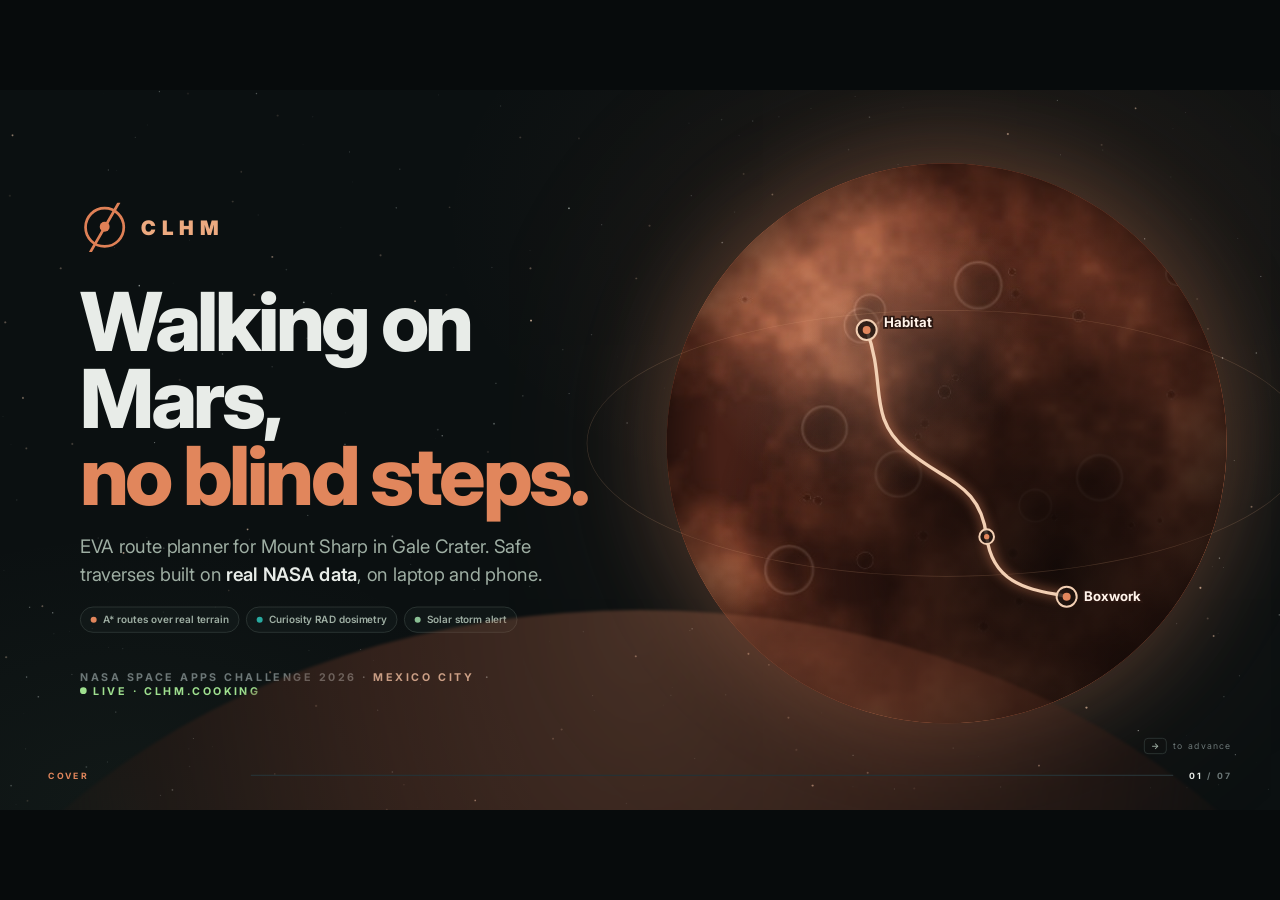
<file: index.html>
<!doctype html>
<html lang="en">
<head>
<meta charset="utf-8">
<meta name="viewport" content="width=device-width, initial-scale=1">
<title>CLHM · Walking on Mars (7 Slides) · NASA Space Apps 2026</title>
<link rel="preconnect" href="https://fonts.googleapis.com">
<link href="https://fonts.googleapis.com/css2?family=Inter:wght@400;500;600;700;800;900&display=swap" rel="stylesheet">
<style>
:root{
  --bg:#0b1011;--bg2:#0e1415;--panel:#141c1d;--panel2:#17201f;--line:#263033;--line2:#37413e;
  --copper:#e1865c;--copper2:#eeb58c;--peach:#f2cfb3;--logo:#df8056;
  --mars1:#b16b4d;--mars2:#92563f;--mars3:#603c32;
  --sage:#8abf94;--sage2:#9fe08f;--sage3:#497752;--teal:#28aaa0;--yellow:#f0cd55;--red:#d87358;
  --text:#e8ece8;--muted:#9eaea3;--dim:#6c7777;
  --ease:cubic-bezier(.7,0,.2,1);--out:cubic-bezier(.16,1,.3,1);
}
*{box-sizing:border-box}
html,body{margin:0;height:100%;background:#070b0c;overflow:hidden;font-family:Inter,"Segoe UI",Arial,sans-serif;color:var(--text);-webkit-font-smoothing:antialiased}
svg.icon{width:1em;height:1em;fill:none;stroke:currentColor;stroke-width:1.7;stroke-linecap:round;stroke-linejoin:round}

/* 1920x1080 stage, scaled to fit the window */
.deck{position:absolute;left:50%;top:50%;width:1920px;height:1080px;transform-origin:0 0;overflow:hidden;
  background:radial-gradient(1200px 700px at 78% 18%,#e1865c14,transparent 70%),radial-gradient(900px 600px at 10% 100%,#8abf940d,transparent 70%),var(--bg)}
#stars{position:absolute;inset:0;width:100%;height:100%;transition:transform 1.6s var(--ease)}
.grain{position:absolute;inset:0;pointer-events:none;opacity:.05;background-image:radial-gradient(#fff 1px,transparent 1px);background-size:3px 3px;mix-blend-mode:overlay}

/* chrome */
.brand{position:absolute;left:72px;top:54px;display:flex;align-items:center;gap:14px;z-index:20;transition:opacity .6s}
.brand svg{width:42px;height:42px}
.brand b{color:#edaa80;font-size:17px;font-weight:800;letter-spacing:4px}
.brand span{color:var(--dim);font-size:13px;font-weight:700;letter-spacing:3px;margin-left:10px;padding-left:16px;border-left:1px solid var(--line2)}
.deck.is-cover .brand{opacity:0}
.footer{position:absolute;left:72px;right:72px;bottom:44px;display:flex;align-items:center;gap:24px;z-index:20;font-size:13px;font-weight:700;letter-spacing:3px;color:var(--dim);text-transform:uppercase}
.footer .section{color:var(--copper);min-width:280px}
.footer .bar{flex:1;height:2px;background:var(--line);border-radius:2px;overflow:hidden}
.footer .bar i{display:block;height:100%;width:0;background:linear-gradient(90deg,var(--copper),var(--peach));transition:width 1s var(--ease)}
.footer .count b{color:var(--text)}
.hint{position:absolute;right:72px;bottom:84px;z-index:20;font-size:13px;color:var(--dim);letter-spacing:2px;display:flex;gap:10px;align-items:center;transition:opacity .5s}
.hint kbd{border:1px solid var(--line2);border-radius:6px;padding:3px 9px;color:var(--muted);font:600 13px Inter,sans-serif}
.deck:not(.is-cover) .hint{opacity:0}

/* slides */
.slide{position:absolute;inset:0;pointer-events:none;z-index:10}
.slide.active{pointer-events:auto}
.r{opacity:0;transform:translateY(34px);filter:blur(6px);transition:opacity .35s,transform .45s var(--ease),filter .35s}
.slide.active .r{opacity:1;transform:none;filter:none;transition:opacity .8s var(--out),transform 1s var(--out),filter .8s;transition-delay:calc(var(--d,0) * 110ms + 380ms)}
.col{position:absolute;top:0;bottom:0;display:flex;flex-direction:column;justify-content:center;width:640px}
.col.left{left:120px}.col.right{left:1190px;width:620px}
.kicker{display:flex;align-items:center;gap:14px;color:var(--copper);font-size:17px;font-weight:800;letter-spacing:4px;text-transform:uppercase;margin-bottom:26px}
.kicker:before{content:"";width:28px;height:2px;background:var(--copper)}
.kicker .n{color:var(--dim)}
h1,h2{margin:0;font-weight:800;letter-spacing:-2px;line-height:1.02}
h2{font-size:68px}
h2 em,h1 em{font-style:normal;color:var(--copper)}
.lead{margin:26px 0 0;font-size:24px;line-height:1.5;color:var(--muted);max-width:600px}
.lead strong{color:var(--text);font-weight:600}

/* key figure */
.stat{margin-top:40px;display:flex;align-items:center;gap:28px;padding-left:26px;border-left:3px solid var(--copper)}
.stat .num{font-size:108px;font-weight:900;letter-spacing:-5px;line-height:.9;white-space:nowrap;
  background:linear-gradient(180deg,#fff2e6 0%,var(--peach) 30%,var(--copper) 100%);-webkit-background-clip:text;background-clip:text;color:transparent}
.stat .num small{font-size:.42em;letter-spacing:-1px}
.stat .lbl{font-size:20px;line-height:1.45;color:var(--muted);max-width:320px}
.stat .lbl b{color:var(--text);font-weight:600}
.tags{display:flex;gap:10px;flex-wrap:wrap;margin-top:28px}
.tag{display:inline-flex;align-items:center;gap:9px;padding:9px 15px;border:1px solid var(--line2);border-radius:999px;background:#121a1acc;color:var(--muted);font-size:15px;font-weight:600}
.tag i{width:9px;height:9px;border-radius:50%;background:var(--sage)}
.tag.copper i{background:var(--copper)}.tag.teal i{background:var(--teal)}.tag.yellow i{background:var(--yellow)}.tag.red i{background:var(--red)}.tag.blue i{background:#3c8cff}

/* devices */
.devices{position:absolute;inset:0;z-index:5;pointer-events:none}
.device{position:absolute;left:0;top:0;transition:transform 1.25s var(--ease),opacity .9s var(--ease)}
.float{animation:float 7s ease-in-out infinite}
.phone .float{animation-delay:-3.5s}
@keyframes float{0%,100%{transform:translateY(0)}50%{transform:translateY(-10px)}}
.bump{animation:bump .9s var(--ease)}
@keyframes bump{0%{transform:none}40%{transform:translateY(16px) scale(.975)}100%{transform:none}}
.laptop{width:1040px}
.lid{position:relative;width:1040px;padding:16px 16px 26px;border-radius:26px 26px 6px 6px;background:linear-gradient(180deg,#22292b,#111516 60%);box-shadow:inset 0 0 0 1.5px #3a4446,inset 0 0 0 6px #0b0e0f,0 40px 90px #000a}
.lid:after{content:"CLHM";position:absolute;left:0;right:0;bottom:6px;text-align:center;font:700 10px Inter,sans-serif;letter-spacing:4px;color:#4b5658}
.screen{position:relative;overflow:hidden;background:#0e1415}
.laptop .screen{width:1008px;height:630px;border-radius:10px}
.laptop .notch{position:absolute;left:50%;top:16px;width:120px;height:17px;transform:translateX(-50%);background:#0b0e0f;border-radius:0 0 10px 10px;z-index:3}
.laptop .notch:after{content:"";position:absolute;left:50%;top:5px;width:6px;height:6px;margin-left:-3px;border-radius:50%;background:#1d2a33;box-shadow:inset 0 0 2px #4a7a9a}
.base{position:relative;width:1180px;height:24px;margin-left:-70px;border-radius:2px 2px 22px 22px;background:linear-gradient(180deg,#4a5355 0,#2b3234 30%,#161a1b 100%);box-shadow:0 30px 60px #000c}
.base:before{content:"";position:absolute;left:50%;top:0;width:170px;height:9px;margin-left:-85px;border-radius:0 0 12px 12px;background:linear-gradient(180deg,#1b2021,#2c3335)}
.shadow{position:absolute;left:4%;right:4%;bottom:-40px;height:40px;background:radial-gradient(closest-side,#000c,transparent);filter:blur(8px)}
.phone{width:278px}
.phone .body{position:relative;padding:11px;border-radius:50px;background:linear-gradient(145deg,#3a4446,#151a1b 40%,#2a3133);box-shadow:inset 0 0 0 1.5px #56625f,inset 0 0 0 5px #0a0d0e,0 40px 80px #000c,-30px 30px 60px #0008}
.phone .screen{width:256px;height:554px;border-radius:40px}
.phone .island{position:absolute;left:50%;top:21px;width:84px;height:24px;transform:translateX(-50%);background:#050707;border-radius:20px;z-index:3}
.phone .btn{position:absolute;width:4px;border-radius:2px;background:#2c3335}
.screen img{position:absolute;left:0;top:0;width:100%;display:block}
.screen img.in{animation:wipe 1s var(--ease) both}
.screen img.in.back{animation-name:wipeBack}
@keyframes wipe{from{clip-path:inset(0 0 0 100%);transform:scale(1.06)}to{clip-path:inset(0 0 0 0);transform:none}}
@keyframes wipeBack{from{clip-path:inset(0 100% 0 0);transform:scale(1.06)}to{clip-path:inset(0 0 0 0);transform:none}}
.glare{position:absolute;inset:0;z-index:2;pointer-events:none;background:linear-gradient(115deg,#ffffff10 0%,transparent 35%,transparent 70%,#ffffff06 100%)}
.hot{position:absolute;z-index:4;width:0;height:0;opacity:0;transition:opacity .4s}
.hot.on{opacity:1;transition-delay:1.1s}
.hot:before,.hot:after{content:"";position:absolute;left:-17px;top:-17px;width:34px;height:34px;border-radius:50%;border:3px solid var(--copper);box-shadow:0 0 18px var(--copper)}
.hot:after{animation:ping 1.8s var(--out) infinite;border-width:2px}
.phone .hot:before,.phone .hot:after{left:-12px;top:-12px;width:24px;height:24px;border-width:2.5px}
.phone .hot:after{border-width:2px}
@keyframes ping{from{transform:scale(1);opacity:1}to{transform:scale(2.6);opacity:0}}

/* cover */
.mars{position:absolute;border-radius:50%;overflow:hidden;background:#7a3f2c}
.mars .tex{position:absolute;inset:0;background-size:200% 100%;background-repeat:repeat-x;animation:spin 90s linear infinite}
@keyframes spin{from{background-position:0 0}to{background-position:-200% 0}}
.mars:after{content:"";position:absolute;inset:0;border-radius:50%;background:radial-gradient(circle at 34% 30%,#ffd9bc30 0,transparent 32%),radial-gradient(circle at 70% 72%,#0b0605f0 0,#0b0605a0 30%,transparent 62%),radial-gradient(circle at 50% 50%,transparent 58%,#00000080 72%,#000000d0 100%)}
.halo{position:absolute;border-radius:50%;box-shadow:0 0 120px 20px #e1865c40,0 0 300px 60px #e1865c18;pointer-events:none}
.cover-mars{left:1000px;top:110px;width:840px;height:840px}
.cover-halo{left:1000px;top:110px;width:840px;height:840px}
.orbit{position:absolute;left:880px;top:330px;width:1080px;height:400px;border:1.5px solid #eeb58c30;border-radius:50%;transform:rotate(-14deg)}
.orbit i{position:absolute;left:50%;top:-6px;width:12px;height:12px;border-radius:50%;background:var(--peach);box-shadow:0 0 16px var(--copper);offset-path:ellipse(540px 200px at 540px 200px);animation:orbit 16s linear infinite}
@keyframes orbit{from{offset-distance:0%}to{offset-distance:100%}}
.cover-route{position:absolute;left:1000px;top:110px;width:840px;height:840px;overflow:visible}
.cover-route path{fill:none;stroke:var(--peach);stroke-width:5;stroke-linecap:round;stroke-dasharray:1200;stroke-dashoffset:1200;filter:drop-shadow(0 0 8px #e1865c)}
.slide.active .cover-route path{animation:draw 3.2s var(--ease) .9s forwards}
@keyframes draw{to{stroke-dashoffset:0}}
.pin{opacity:0}
.slide.active .pin{animation:pin .6s var(--out) forwards}
@keyframes pin{from{opacity:0;transform:scale(.3)}to{opacity:1;transform:none}}
.pin circle.ring{fill:#1c120ecc;stroke:var(--peach);stroke-width:3}
.pin circle.core{fill:var(--copper)}
.pin text{fill:#fff3ea;font:700 20px Inter,sans-serif;paint-order:stroke;stroke:#2a1610;stroke-width:5px}
.cover h1{font-size:122px;letter-spacing:-5px;line-height:.95}
.cover .logo-big{display:flex;align-items:center;gap:18px;margin-bottom:46px}
.cover .logo-big svg{width:74px;height:74px}
.cover .logo-big b{font-size:30px;letter-spacing:9px;color:#edaa80;font-weight:900}
.cover .event{margin-top:56px;color:var(--dim);font-size:16px;letter-spacing:4px;font-weight:700;text-transform:uppercase}
.cover .event b{color:var(--peach)}
.live{display:inline-flex;align-items:center;gap:10px;color:var(--sage2)}
.live:before{content:"";width:10px;height:10px;border-radius:50%;background:var(--sage2);box-shadow:0 0 0 0 #9fe08f80;animation:live 1.8s infinite}
@keyframes live{70%{box-shadow:0 0 0 12px #9fe08f00}100%{box-shadow:0 0 0 0 #9fe08f00}}

/* cards */
.cards{display:grid;gap:22px;margin-top:44px}
.card{position:relative;padding:28px 28px 30px;border:1px solid var(--line2);border-radius:20px;background:linear-gradient(180deg,#172020e6,#111818e6);overflow:hidden}
.card:after{content:"";position:absolute;left:0;top:0;right:0;height:2px;background:linear-gradient(90deg,var(--copper),transparent)}
.card .ico{width:50px;height:50px;border-radius:14px;display:grid;place-items:center;background:#3e3b31;color:var(--copper2);font-size:26px;margin-bottom:18px}
.card h3{margin:0 0 8px;font-size:25px;font-weight:700;letter-spacing:-.5px}
.card p{margin:0;color:var(--muted);font-size:18px;line-height:1.45}
.card .big{font-size:52px;font-weight:900;color:var(--peach);letter-spacing:-2px;margin-bottom:6px}
.wide{position:absolute;left:120px;right:120px;top:0;bottom:0;display:flex;flex-direction:column;justify-content:center}
.wide h2{max-width:1300px}
.horizon{position:absolute;left:-200px;right:-200px;bottom:-1500px;height:1800px;border-radius:50%;
  background:radial-gradient(ellipse at 50% 0%,#b16b4d 0,#7a3f2c 25%,#3a1d15 45%,transparent 60%);opacity:.35;filter:blur(2px)}
.next-grid{grid-template-columns:repeat(4,1fr);margin-top:34px}
.next-grid .card{padding:20px 22px 22px}
.next-grid .card .ico{width:40px;height:40px;font-size:20px;margin-bottom:12px}
.next-grid .card h3{font-size:20px}
.next-grid .card p{font-size:15px}
.qr{width:240px;height:240px;padding:18px;background:#f2ece6;border-radius:24px;box-shadow:0 30px 80px #000a,0 0 0 1px #ffffff20}
.qr img{width:100%;height:100%;display:block}
.url{margin-top:16px;font-size:32px;font-weight:800;color:var(--peach);letter-spacing:-.5px}
.close-mars{left:560px;top:820px;width:800px;height:800px}
</style>
</head>
<body>
<div class="deck" id="deck">
  <canvas id="stars"></canvas>
  <div class="grain"></div>

  <div class="brand"><svg viewBox="0 0 40 40" aria-hidden="true"><circle cx="20" cy="20" r="15.5" fill="none" stroke="#df8056" stroke-width="2.2"/><path d="M8.5 39.9 31.5.1" stroke="#df8056" stroke-width="2.2" stroke-linecap="round"/><circle cx="20" cy="19.5" r="4" fill="#df8056"/></svg><b>CLHM</b><span>MOUNT SHARP · GALE CRATER</span></div>

  <svg width="0" height="0" style="position:absolute" aria-hidden="true">
    <symbol id="i-radiation" viewBox="0 0 24 24"><circle cx="12" cy="12" r="2"/><path d="M12 3.5v3M12 17.5v3M3.5 12h3M17.5 12h3M6 6l2.1 2.1M15.9 15.9 18 18M18 6l-2.1 2.1M8.1 15.9 6 18"/></symbol>
    <symbol id="i-wind" viewBox="0 0 24 24"><path d="M3 8h13a3 3 0 1 0-3-3M2 12h18a2 2 0 1 1-2 2M4 16h9a3 3 0 1 1-3 3"/></symbol>
    <symbol id="i-relief" viewBox="0 0 24 24"><path d="m2.5 19 7-11 3.3 5 2.4-3.5L21.5 19H2.5Z"/><path d="m7.4 11.3 2.1 1.3 1.8-1.5M15.2 9.5l1.5 1.5 1.2-.7"/></symbol>
    <symbol id="i-science" viewBox="0 0 24 24"><path d="M9 3v6l-5.2 9a2 2 0 0 0 1.8 3h12.8a2 2 0 0 0 1.8-3L15 9V3M7 3h10M6.5 16h11"/><path d="M10 18h.01M14 18h.01"/></symbol>
    <symbol id="i-shield" viewBox="0 0 24 24"><path d="M12 2 20 5v6c0 5-3.4 8.6-8 11-4.6-2.4-8-6-8-11V5l8-3Z"/><path d="m9 12 2 2 4-4"/></symbol>
    <symbol id="i-sun" viewBox="0 0 24 24"><circle cx="12" cy="12" r="4"/><path d="M12 2v2M12 20v2M4.9 4.9l1.4 1.4m11.4 11.4 1.4 1.4M2 12h2m16 0h2M4.9 19.1l1.4-1.4M17.7 6.3l1.4-1.4"/></symbol>
    <symbol id="i-compass" viewBox="0 0 24 24"><circle cx="12" cy="12" r="9"/><path d="m15.5 8.5-2.2 4.8-4.8 2.2 2.2-4.8 4.8-2.2Z"/></symbol>
    <symbol id="i-route" viewBox="0 0 24 24"><circle cx="5" cy="18" r="2"/><circle cx="19" cy="6" r="2"/><path d="M7 18h6a4 4 0 0 0 0-8h-2a4 4 0 0 1 0-8h6" transform="translate(0 3)"/></symbol>
  </svg>

  <!-- devices shared by product slides; screens and positions change per slide -->
  <div class="devices">
    <div class="device laptop" id="laptop"><div class="float"><div class="lid"><div class="notch"></div><div class="screen"><div class="glare"></div><div class="hot" id="hot"></div></div></div><div class="base"></div><div class="shadow"></div></div></div>
    <div class="device phone" id="phone"><div class="float"><div class="body"><i class="btn" style="left:-3px;top:150px;height:56px"></i><i class="btn" style="left:-3px;top:220px;height:56px"></i><i class="btn" style="right:-3px;top:180px;height:86px"></i><div class="island"></div><div class="screen"><div class="glare"></div><div class="hot" id="hotPhone"></div></div></div></div></div>
  </div>

  <!-- 1 · Cover -->
  <section class="slide cover" data-layout="none" data-section="Cover">
    <div class="halo cover-halo r" style="--d:0"></div>
    <div class="mars cover-mars r" style="--d:0"><div class="tex"></div></div>
    <div class="orbit r" style="--d:2"><i></i></div>
    <svg class="cover-route" viewBox="0 0 840 840" aria-hidden="true">
      <path d="M300 250 C 330 330, 300 380, 360 430 S 470 480, 480 560 S 560 640, 600 650"/>
      <g class="pin" style="animation-delay:.9s;transform-origin:300px 250px"><circle class="ring" cx="300" cy="250" r="15"/><circle class="core" cx="300" cy="250" r="6"/><text x="326" y="246">Habitat</text></g>
      <g class="pin" style="animation-delay:2.4s;transform-origin:480px 560px"><circle class="ring" cx="480" cy="560" r="11"/><circle class="core" cx="480" cy="560" r="4"/></g>
      <g class="pin" style="animation-delay:4s;transform-origin:600px 650px"><circle class="ring" cx="600" cy="650" r="15"/><circle class="core" cx="600" cy="650" r="6"/><text x="626" y="656">Boxwork</text></g>
    </svg>
    <div class="col left" style="width:860px">
      <div class="logo-big r" style="--d:1"><svg viewBox="0 0 40 40" aria-hidden="true"><circle cx="20" cy="20" r="15.5" fill="none" stroke="#df8056" stroke-width="2.2"/><path d="M8.5 39.9 31.5.1" stroke="#df8056" stroke-width="2.2" stroke-linecap="round"/><circle cx="20" cy="19.5" r="4" fill="#df8056"/></svg><b>CLHM</b></div>
      <h1 class="r" style="--d:2">Walking on Mars,<br><em>no blind steps.</em></h1>
      <p class="lead r" style="--d:3;font-size:28px;max-width:720px">EVA route planner for Mount Sharp in Gale Crater. Safe traverses built on <strong>real NASA data</strong>, on laptop and phone.</p>
      <div class="tags r" style="--d:4"><span class="tag copper"><i></i>A* routes over real terrain</span><span class="tag teal"><i></i>Curiosity RAD dosimetry</span><span class="tag"><i></i>Solar storm alert</span></div>
      <div class="event r" style="--d:5">NASA Space Apps Challenge 2026 · <b>Mexico City</b> &nbsp;·&nbsp; <span class="live">Live · clhm.cooking</span></div>
    </div>
  </section>

  <!-- 2 · The challenge -->
  <section class="slide" data-layout="none" data-section="The Challenge">
    <div class="horizon"></div>
    <div class="wide">
      <div class="kicker r" style="--d:0">The Challenge</div>
      <h2 class="r" style="--d:1">On Mars, every step costs<br><em>oxygen, time, and radiation.</em></h2>
      <div class="cards r" style="--d:2;grid-template-columns:repeat(3,1fr);max-width:1500px">
        <div class="card"><div class="big">&lt;1%</div><h3>Almost no shield</h3><p>Mars has less than 1% of Earth's atmospheric pressure and no global magnetic field. Radiation reaches the crew directly.</p></div>
        <div class="card"><div class="ico"><svg class="icon"><use href="#i-wind"/></svg></div><h3>Heavy suits</h3><p>Two astronauts in pressurized suits plus a cargo rover. Every climb increases oxygen consumption.</p></div>
        <div class="card"><div class="ico"><svg class="icon"><use href="#i-relief"/></svg></div><h3>Unforgiving terrain</h3><p>Slopes over 15° stop the rover and over 20° block walking. Loose sand and fractured rock lie along the path.</p></div>
      </div>
    </div>
  </section>

  <!-- 3 · Solution and NASA maps -->
  <section class="slide" data-layout="a" data-laptop="planner" data-phone="planner" data-hot="49.5,38" data-hot-phone="29.5,44.5" data-section="The Solution">
    <div class="col left">
      <div class="kicker r" style="--d:0">The Solution <span class="n">· 01</span></div>
      <h2 class="r" style="--d:1">A navigator <em>for Gale.</em></h2>
      <p class="lead r" style="--d:2">Pick from <strong>15 real sites</strong> or click any two points across <strong>6,700 km²</strong>. Built over Viking, CTX, and HiRISE mosaics (down to <strong>~1 m/px</strong>), enforcing <strong>15° rover and 20° foot</strong> limits with 10 m terrain models.</p>
      <div class="tags r" style="--d:3"><span class="tag"><i></i>15 sites · 23 routes</span><span class="tag copper"><i></i>15° rover · 20° foot</span><span class="tag teal"><i></i>22 zones at 10 m</span></div>
      <div class="stat r" style="--d:4"><div class="num" data-to="232"><small>×</small></div><div class="lbl"><b>more orbital detail:</b> from 232 m down to ~1 m per pixel over the terrain</div></div>
    </div>
  </section>

  <!-- 4 · Real science and transparency -->
  <section class="slide" data-layout="b" data-laptop="radiation" data-phone="radiation" data-hot="87,47" data-hot-phone="39,46.5" data-section="NASA Data">
    <div class="col right">
      <div class="kicker r" style="--d:0">Real Science <span class="n">· 02</span></div>
      <h2 class="r" style="--d:1">Real data and <em>transparency.</em></h2>
      <p class="lead r" style="--d:2">We integrate <strong>10 NASA and USGS datasets</strong> across all 4 challenge families: <strong>Curiosity RAD</strong> dose (<strong>0.364 mSv/day</strong> with canyon shielding), <strong>THEMIS</strong> night IR (firm rock vs. sand), and a blue <strong>10 m vs. 200 m</strong> confidence layer.</p>
      <div class="tags r" style="--d:3"><span class="tag teal"><i></i>315 days RAD 2026</span><span class="tag blue"><i></i>22 zones 10 m</span><span class="tag copper"><i></i>THEMIS night IR</span></div>
      <div class="stat r" style="--d:4"><div class="num" data-to="10">0</div><div class="lbl"><b>open datasets</b> across all <b>4/4 challenge families</b> in one unified map</div></div>
    </div>
  </section>

  <!-- 5 · Live A* routing and copilot -->
  <section class="slide" data-layout="a" data-laptop="details" data-phone="details" data-hot="91,52" data-hot-phone="72,68" data-section="A* Routing">
    <div class="col left">
      <div class="kicker r" style="--d:0">Live A* Engine <span class="n">· 03</span></div>
      <h2 class="r" style="--d:1">Four numbers <em>and the why.</em></h2>
      <p class="lead r" style="--d:2">Computes distance (<strong>14 km</strong>), time (<strong>3 h 36 min</strong>), oxygen (<strong>0.4 kg</strong> for two astronauts), and dose (<strong>0.045 mSv</strong>), with a profile that saves <strong>112 min</strong> at equal risk and <strong>voice guidance</strong> so crews watch the ground.</p>
      <div class="tags r" style="--d:3"><span class="tag"><i></i>-112 min vs. safest route</span><span class="tag copper"><i></i>Browser voice copilot</span></div>
      <div class="stat r" style="--d:4"><div class="num" data-to="0.4" data-dec="1"><small> s</small></div><div class="lbl">to compute a <b>19 km</b> A* route over real Martian terrain</div></div>
    </div>
  </section>

  <!-- 6 · Solar storm + Live today -->
  <section class="slide" data-layout="b" data-laptop="storm_geo" data-phone="storm_geo" data-hot="62.8,78.8" data-hot-phone="49.2,61.5" data-section="Emergency & Live">
    <div class="col right">
      <div class="kicker r" style="--d:0">Emergency &amp; Live App <span class="n">· 04</span></div>
      <h2 class="r" style="--d:1">To shelter in 0.12 s. <em>Live today.</em></h2>
      <p class="lead r" style="--d:2">During a solar particle storm, CLHM instantly reroutes to the <strong>nearest natural shelter</strong>. Not a mockup: it passes <strong>42/42 automated backend and frontend-logic tests</strong> and runs live with zero installs.</p>
      <div class="tags r" style="--d:3"><span class="tag"><i></i>42/42 tests</span><span class="tag teal"><i></i>0 installs</span><span class="tag copper"><i></i>Cloud Run + HTTPS</span></div>
      <div class="stat r" style="--d:4"><div class="num" data-to="0.12" data-dec="2"><small> s</small></div><div class="lbl">to find <b>solar storm evacuation</b> from the live server</div></div>
    </div>
  </section>

  <!-- 7 · What's next and Close -->
  <section class="slide" data-layout="none" data-section="Closing">
    <div class="halo close-mars r" style="--d:0"></div>
    <div class="mars close-mars r" style="--d:0"><div class="tex"></div></div>
    <div class="wide" style="align-items:center;text-align:center;justify-content:flex-start;padding-top:110px">
      <div class="kicker r" style="--d:0">What's Next · Thank You</div>
      <h2 class="r" style="--d:1;font-size:66px">Explore Mount Sharp <em>today.</em></h2>
      <div class="cards next-grid r" style="--d:2;width:100%;max-width:1460px;text-align:left">
        <div class="card"><div class="ico"><svg class="icon"><use href="#i-compass"/></svg></div><h3>Helmet HUD</h3><p>The same guidance projected onto the suit visor.</p></div>
        <div class="card"><div class="ico"><svg class="icon"><use href="#i-science"/></svg></div><h3>POV Photos</h3><p>Curiosity Mastcam and Navcam views at each site.</p></div>
        <div class="card"><div class="ico"><svg class="icon"><use href="#i-sun"/></svg></div><h3>REMS Weather</h3><p>Live weather data to refine each EVA budget.</p></div>
        <div class="card"><div class="ico"><svg class="icon"><use href="#i-route"/></svg></div><h3>More 10 m Zones</h3><p>Expand HiRISE terrain models for finer steps.</p></div>
      </div>
      <div class="r" style="--d:3;margin-top:42px;display:flex;align-items:center;gap:48px;text-align:left">
        <div class="qr"><img src="assets/qr.svg" alt="QR code to www.clhm.cooking"></div>
        <div><div class="live" style="font-size:17px;font-weight:700;letter-spacing:3px">LIVE NOW</div><div class="url">www.clhm.cooking</div><p class="lead" style="margin-top:10px;font-size:21px;max-width:460px">Scan and plan your first Mars walk right from your phone. Thank you.</p></div>
      </div>
    </div>
  </section>

  <div class="hint"><kbd>→</kbd> to advance</div>
  <div class="footer"><div class="section" id="section">Cover</div><div class="bar"><i id="progress"></i></div><div class="count" id="count"></div></div>
</div>

<script>
(() => {
  "use strict";
  const deck = document.getElementById("deck");
  const slides = [...deck.querySelectorAll(".slide")];
  const laptop = document.getElementById("laptop"), phone = document.getElementById("phone"), hot = document.getElementById("hot"), hotPhone = document.getElementById("hotPhone");
  const SCREENS = "assets/screens/";

  // Device positions per layout: [x, y, scale, opacity].
  const LAYOUTS = {
    a: { laptop: [790, 190, 1, 1], phone: [1590, 420, 1, 1] },
    b: { laptop: [110, 190, 1, 1], phone: [40, 420, 1, 1] },
    c: { laptop: [700, 330, .96, 1], phone: [1560, 380, 1, 1] },
    none: { laptop: [440, 1200, .9, 0], phone: [1500, 1250, .9, 0] },
  };

  function fit() {
    const scale = Math.min(innerWidth / 1920, innerHeight / 1080);
    deck.style.transform = `scale(${scale}) translate(-50%, -50%)`;
  }
  addEventListener("resize", fit); fit();

  // Starfield
  const canvas = document.getElementById("stars"), ctx = canvas.getContext("2d");
  canvas.width = 1920 * 1.2; canvas.height = 1080;
  const stars = Array.from({ length: 420 }, () => ({ x: Math.random() * canvas.width, y: Math.random() * canvas.height, r: Math.random() * 1.4 + .2, a: Math.random() * .7 + .15, t: Math.random() * 6.28 }));
  canvas.style.width = `${1920 * 1.2}px`;
  function drawStars(time) {
    ctx.clearRect(0, 0, canvas.width, canvas.height);
    for (const s of stars) {
      ctx.globalAlpha = s.a * (.65 + .35 * Math.sin(time / 1300 + s.t));
      ctx.fillStyle = s.r > 1.2 ? "#f2cfb3" : "#dfe8e4";
      ctx.beginPath(); ctx.arc(s.x, s.y, s.r, 0, 6.283); ctx.fill();
    }
    requestAnimationFrame(drawStars);
  }
  requestAnimationFrame(drawStars);

  // Procedural Mars texture (tileable in x), drawn once.
  function marsTexture() {
    const W = 1024, H = 512, c = document.createElement("canvas"); c.width = W; c.height = H;
    const g = c.getContext("2d"), img = g.createImageData(W, H);
    const seed = (n) => { const x = Math.sin(n * 127.1) * 43758.5453; return x - Math.floor(x); };
    const grid = (cells) => Array.from({ length: cells * (cells / 2 + 1) }, (_, i) => seed(i + cells * 17));
    const octaves = [8, 16, 32, 64, 128].map((cells) => ({ cells, v: grid(cells) }));
    const smooth = (t) => t * t * (3 - 2 * t);
    function noise(o, x, y) {
      const cx = o.cells, cy = cx / 2, gx = x * cx, gy = y * cy;
      const x0 = Math.floor(gx), y0 = Math.floor(gy), fx = smooth(gx - x0), fy = smooth(gy - y0);
      const at = (i, j) => o.v[(j % (cy + 1)) * cx + (i % cx)];
      const a = at(x0, y0), b = at(x0 + 1, y0), d = at(x0, y0 + 1), e = at(x0 + 1, y0 + 1);
      return (a + (b - a) * fx) * (1 - fy) + (d + (e - d) * fx) * fy;
    }
    const ramp = [[0, [70, 32, 22]], [.35, [122, 60, 40]], [.55, [168, 92, 62]], [.72, [196, 120, 82]], [1, [232, 168, 124]]];
    for (let y = 0; y < H; y++) for (let x = 0; x < W; x++) {
      let n = 0, amp = 1, sum = 0;
      for (const o of octaves) { n += noise(o, x / W, y / H) * amp; sum += amp; amp *= .55; }
      n /= sum;
      const band = .08 * Math.sin(y / H * 9 + n * 4);
      let v = Math.min(1, Math.max(0, (n - .3) * 1.7 + band));
      let k = 0; while (k < ramp.length - 2 && v > ramp[k + 1][0]) k++;
      const [p0, c0] = ramp[k], [p1, c1] = ramp[k + 1], t = (v - p0) / (p1 - p0);
      const i = (y * W + x) * 4;
      for (let ch = 0; ch < 3; ch++) img.data[i + ch] = c0[ch] + (c1[ch] - c0[ch]) * t;
      img.data[i + 3] = 255;
    }
    g.putImageData(img, 0, 0);
    for (let i = 0; i < 60; i++) {
      const x = seed(i * 3.1) * W, y = H * .15 + seed(i * 7.7) * H * .7, r = 3 + Math.pow(seed(i * 1.3), 3) * 28;
      for (const dx of [0, W, -W]) {
        const grd = g.createRadialGradient(x + dx, y, r * .2, x + dx, y, r);
        grd.addColorStop(0, "rgba(40,18,12,.35)"); grd.addColorStop(.75, "rgba(40,18,12,.15)"); grd.addColorStop(.9, "rgba(255,210,170,.25)"); grd.addColorStop(1, "rgba(255,210,170,0)");
        g.fillStyle = grd; g.beginPath(); g.arc(x + dx, y, r, 0, 6.283); g.fill();
      }
    }
    return c.toDataURL("image/jpeg", .9);
  }
  const tex = marsTexture();
  for (const el of deck.querySelectorAll(".mars .tex")) el.style.backgroundImage = `url(${tex})`;

  // Preload every screen
  const names = new Set();
  for (const s of slides) { if (s.dataset.laptop) names.add(`${s.dataset.laptop}_laptop`); if (s.dataset.phone) names.add(`${s.dataset.phone}_phone`); }
  for (const n of names) { const i = new Image(); i.src = `${SCREENS}${n}.webp`; }

  function place(device, [x, y, s, o]) {
    device.style.transform = `translate(${x}px, ${y}px) scale(${s})`;
    device.style.opacity = o;
  }

  function setScreen(device, file, backwards) {
    const screen = device.querySelector(".screen");
    const src = `${SCREENS}${file}.webp`;
    if (screen.dataset.want === src) return false;
    screen.dataset.want = src;
    const img = new Image(); img.alt = ""; img.src = src;
    const show = () => {
      if (screen.dataset.want !== src) return;
      const hasCurrent = !!screen.querySelector("img");
      if (hasCurrent) { img.classList.add("in"); if (backwards) img.classList.add("back"); }
      screen.insertBefore(img, screen.querySelector(".glare"));
      setTimeout(() => {
        if (screen.dataset.want !== src) return;
        for (const old of [...screen.querySelectorAll("img")]) if (old !== img) old.remove();
      }, 1100);
    };
    (img.decode ? img.decode().catch(() => {}) : Promise.resolve()).then(show);
    return true;
  }

  function bump(device) {
    const f = device.querySelector(".float");
    f.classList.remove("bump"); void f.offsetWidth; f.classList.add("bump");
    setTimeout(() => f.classList.remove("bump"), 950);
  }

  function countUp(slide) {
    for (const el of slide.querySelectorAll(".num[data-to]")) {
      const to = parseFloat(el.dataset.to), dec = parseInt(el.dataset.dec || "0", 10);
      const suffix = el.querySelector("small")?.outerHTML || "";
      const start = performance.now() + 600, dur = 1500;
      const fmt = (v) => v.toLocaleString("en-US", { minimumFractionDigits: dec, maximumFractionDigits: dec });
      el.innerHTML = fmt(0) + suffix;
      const tick = (now) => {
        const t = Math.min(1, Math.max(0, (now - start) / dur)), e = 1 - Math.pow(1 - t, 3);
        el.innerHTML = fmt(to * e) + suffix;
        if (t < 1 && slide.classList.contains("active")) requestAnimationFrame(tick);
        else el.innerHTML = fmt(to) + suffix;
      };
      requestAnimationFrame(tick);
    }
  }

  let index = -1, prevLayout = "none";
  function go(n) {
    n = Math.max(0, Math.min(slides.length - 1, n));
    if (n === index) return;
    const backwards = n < index;
    const slide = slides[n];
    slides.forEach((s, i) => s.classList.toggle("active", i === n));
    index = n;
    deck.classList.toggle("is-cover", n === 0);
    const layout = slide.dataset.layout || "none";
    const pos = LAYOUTS[layout];
    place(laptop, pos.laptop); place(phone, pos.phone);
    let changed = false;
    if (slide.dataset.laptop) changed = setScreen(laptop, `${slide.dataset.laptop}_laptop`, backwards) || changed;
    if (slide.dataset.phone) changed = setScreen(phone, `${slide.dataset.phone}_phone`, backwards) || changed;
    if (changed && layout === prevLayout && layout !== "none") { bump(laptop); setTimeout(() => bump(phone), 120); }
    prevLayout = layout;
    hot.classList.remove("on");
    hotPhone.classList.remove("on");
    if (slide.dataset.hot) {
      const [x, y] = slide.dataset.hot.split(",").map(Number);
      hot.style.left = `${x}%`; hot.style.top = `${y}%`;
      requestAnimationFrame(() => hot.classList.add("on"));
    }
    if (slide.dataset.hotPhone) {
      const [px, py] = slide.dataset.hotPhone.split(",").map(Number);
      hotPhone.style.left = `${px}%`; hotPhone.style.top = `${py}%`;
      requestAnimationFrame(() => hotPhone.classList.add("on"));
    }
    document.getElementById("stars").style.transform = `translateX(${-n * 18}px)`;
    document.getElementById("section").textContent = slide.dataset.section || "";
    document.getElementById("count").innerHTML = `<b>${String(n + 1).padStart(2, "0")}</b> / ${String(slides.length).padStart(2, "0")}`;
    document.getElementById("progress").style.width = `${(n / (slides.length - 1)) * 100}%`;
    countUp(slide);
    history.replaceState(null, "", `#${n + 1}`);
  }

  addEventListener("keydown", (e) => {
    if (["ArrowRight", "ArrowDown", "PageDown", " ", "Enter"].includes(e.key)) { e.preventDefault(); go(index + 1); }
    else if (["ArrowLeft", "ArrowUp", "PageUp", "Backspace"].includes(e.key)) { e.preventDefault(); go(index - 1); }
    else if (e.key === "Home") go(0);
    else if (e.key === "End") go(slides.length - 1);
    else if (e.key.toLowerCase() === "f") { document.fullscreenElement ? document.exitFullscreen() : document.documentElement.requestFullscreen?.(); }
  });
  addEventListener("click", (e) => { if (e.target.closest("a")) return; go(index + (e.clientX < innerWidth * .25 ? -1 : 1)); });
  let touchX = null;
  addEventListener("touchstart", (e) => { touchX = e.touches[0].clientX; }, { passive: true });
  addEventListener("touchend", (e) => {
    if (touchX === null) return;
    const dx = e.changedTouches[0].clientX - touchX; touchX = null;
    if (Math.abs(dx) > 40) go(index + (dx < 0 ? 1 : -1));
  });

  // Start hidden below, then enter.
  place(laptop, LAYOUTS.none.laptop); place(phone, LAYOUTS.none.phone);
  const start = Math.max(1, parseInt(location.hash.slice(1), 10) || 1) - 1;
  requestAnimationFrame(() => go(start));
})();
</script>
</body>
</html>
</file>
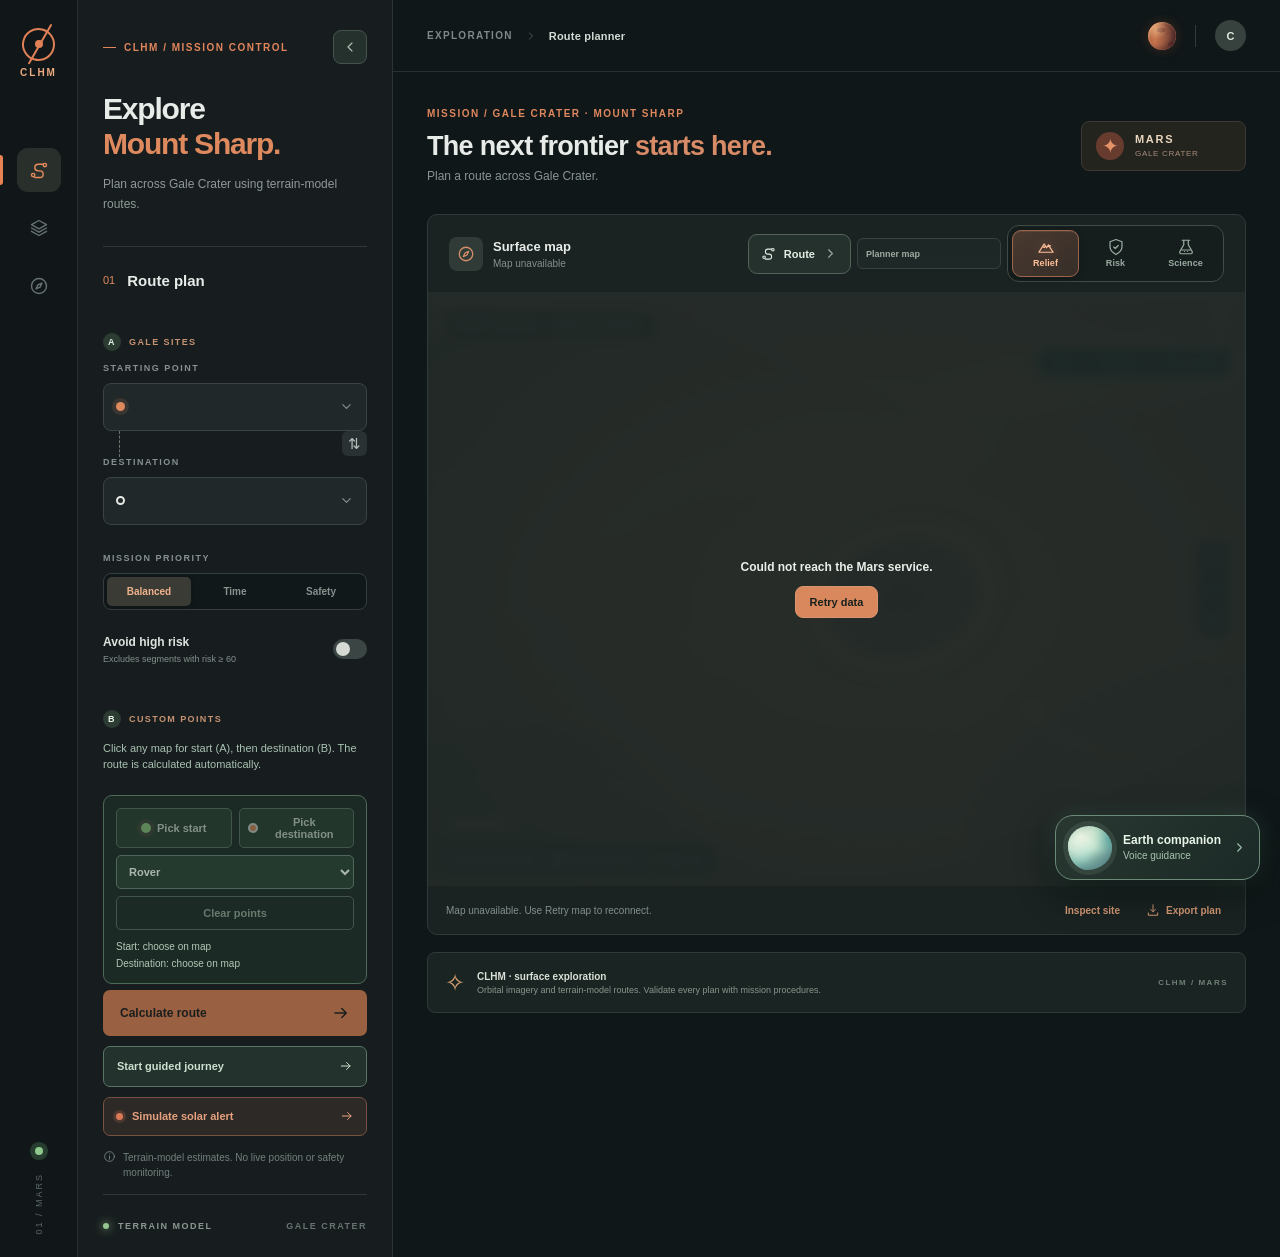
<file: frontend/index.html>
<!doctype html>
<html lang="en">
<head>
  <meta charset="utf-8">
  <meta name="viewport" content="width=device-width, initial-scale=1">
  <meta name="theme-color" content="#111718">
  <meta name="description" content="CLHM: terrain-model routes, distances, and risk estimates for Gale Crater on Mars.">
  <title>CLHM — Mars Route Planner</title>
  <link rel="icon" href="./assets/favicon.svg" type="image/svg+xml">
  <link rel="preload" href="./assets/style.css" as="style">
  <link rel="stylesheet" href="./assets/style.css">
  <script src="./assets/config.js" defer></script>
  <script src="./assets/route-engine.js" defer></script>
  <script src="./assets/mission-profile.js" defer></script>
  <script src="./assets/journey-guide.js" defer></script>
  <script src="./assets/voice-choice.js" defer></script>
  <script src="./assets/geo-route.js" defer></script>
  <script src="./assets/backend-map.js" defer></script>
  <script src="./assets/route-details.js" defer></script>
  <script src="./assets/radiation-context.js" defer></script>
  <script src="./assets/app.js" defer></script>
</head>
<body>
  <svg class="svg-defs" aria-hidden="true" xmlns="http://www.w3.org/2000/svg">
    <symbol id="i-grid" viewBox="0 0 24 24"><rect x="3" y="3" width="7" height="7" rx="1.5"/><rect x="14" y="3" width="7" height="7" rx="1.5"/><rect x="3" y="14" width="7" height="7" rx="1.5"/><rect x="14" y="14" width="7" height="7" rx="1.5"/></symbol>
    <symbol id="i-route" viewBox="0 0 24 24"><circle cx="5" cy="18" r="2"/><circle cx="19" cy="6" r="2"/><path d="M7 18h6a4 4 0 0 0 0-8h-2a4 4 0 0 1 0-8h6" transform="translate(0 3)"/></symbol>
    <symbol id="i-layers" viewBox="0 0 24 24"><path d="m12 3 9 5-9 5-9-5 9-5Zm-9 9 9 5 9-5M3 16l9 5 9-5"/></symbol>
    <symbol id="i-relief" viewBox="0 0 24 24"><path d="m2.5 19 7-11 3.3 5 2.4-3.5L21.5 19H2.5Z"/><path d="m7.4 11.3 2.1 1.3 1.8-1.5M15.2 9.5l1.5 1.5 1.2-.7"/></symbol>
    <symbol id="i-thermal" viewBox="0 0 24 24"><path d="M8 4v9a4 4 0 1 0 8 0V4M8 8h8M10 3v10a2 2 0 1 0 4 0V3"/><path d="M5 5C3.5 7 3.5 10 5 12M19 5c1.5 2 1.5 5 0 7"/></symbol>
    <symbol id="i-radiation" viewBox="0 0 24 24"><circle cx="12" cy="12" r="2"/><path d="M12 3.5v3M12 17.5v3M3.5 12h3M17.5 12h3M6 6l2.1 2.1M15.9 15.9 18 18M18 6l-2.1 2.1M8.1 15.9 6 18"/></symbol>
    <symbol id="i-science" viewBox="0 0 24 24"><path d="M9 3v6l-5.2 9a2 2 0 0 0 1.8 3h12.8a2 2 0 0 0 1.8-3L15 9V3M7 3h10M6.5 16h11"/><path d="M10 18h.01M14 18h.01"/></symbol>
    <symbol id="i-pin" viewBox="0 0 24 24"><path d="M20 10c0 6-8 12-8 12S4 16 4 10a8 8 0 1 1 16 0Z"/><circle cx="12" cy="10" r="2.5"/></symbol>
    <symbol id="i-clock" viewBox="0 0 24 24"><circle cx="12" cy="12" r="9"/><path d="M12 7v5l3.5 2"/></symbol>
    <symbol id="i-shield" viewBox="0 0 24 24"><path d="M12 2 20 5v6c0 5-3.4 8.6-8 11-4.6-2.4-8-6-8-11V5l8-3Z"/><path d="m9 12 2 2 4-4"/></symbol>
    <symbol id="i-wind" viewBox="0 0 24 24"><path d="M3 8h13a3 3 0 1 0-3-3M2 12h18a2 2 0 1 1-2 2M4 16h9a3 3 0 1 1-3 3"/></symbol>
    <symbol id="i-sun" viewBox="0 0 24 24"><circle cx="12" cy="12" r="4"/><path d="M12 2v2M12 20v2M4.9 4.9l1.4 1.4m11.4 11.4 1.4 1.4M2 12h2m16 0h2M4.9 19.1l1.4-1.4M17.7 6.3l1.4-1.4"/></symbol>
    <symbol id="i-chevron" viewBox="0 0 24 24"><path d="m9 18 6-6-6-6"/></symbol>
    <symbol id="i-arrow" viewBox="0 0 24 24"><path d="M4 12h15m-6-6 6 6-6 6"/></symbol>
    <symbol id="i-cross" viewBox="0 0 24 24"><path d="M12 3v18M3 12h18"/></symbol>
    <symbol id="i-info" viewBox="0 0 24 24"><circle cx="12" cy="12" r="9"/><path d="M12 11v6m0-10h.01"/></symbol>
    <symbol id="i-compass" viewBox="0 0 24 24"><circle cx="12" cy="12" r="9"/><path d="m15.5 8.5-2.2 4.8-4.8 2.2 2.2-4.8 4.8-2.2Z"/></symbol>
    <symbol id="i-download" viewBox="0 0 24 24"><path d="M12 3v12m-4-4 4 4 4-4M4 17v4h16v-4"/></symbol>
    <symbol id="i-chart" viewBox="0 0 24 24"><path d="M3 19h18M5 15l5-5 4 3 5-7"/><circle cx="5" cy="15" r="1"/><circle cx="10" cy="10" r="1"/><circle cx="14" cy="13" r="1"/><circle cx="19" cy="6" r="1"/></symbol>
    <symbol id="i-close" viewBox="0 0 24 24"><path d="M5 5 19 19M19 5 5 19"/></symbol>
  </svg>

  <div class="shell">
    <aside class="rail" aria-label="Main navigation">
      <a class="brand-mark" href="./index.html" aria-label="CLHM, home"><span class="brand-symbol" aria-hidden="true"><span class="brand-orbit"></span><span class="brand-core"></span></span><span class="brand-label">CLHM</span></a>
      <div class="rail-links">
        <button id="plannerToggle" class="rail-button active" type="button" aria-label="Close route planner" aria-controls="plannerDrawer" aria-expanded="true" title="Close route planner"><svg><use href="#i-route"/></svg></button>
        <button class="rail-button" id="layersShortcut" aria-label="Show layers" title="Show layers"><svg><use href="#i-layers"/></svg></button>
        <button class="rail-button" id="sitesShortcut" aria-label="Go to map" title="Go to map"><svg><use href="#i-compass"/></svg></button>
      </div>
      <div class="rail-bottom"><span class="rail-signal" title="Mars terrain model"></span><span class="rail-version">01 / MARS</span></div>
    </aside>

    <button id="plannerScrim" class="planner-scrim" type="button" aria-label="Close route planner" aria-hidden="true" tabindex="-1"></button>
    <div id="plannerDrawer" class="planner-drawer" aria-hidden="false" data-open="true">
    <aside class="planner-panel" id="plannerPanel" aria-label="Route planner">
      <div class="planner-top">
        <div class="eyebrow"><span class="eyebrow-line"></span> CLHM / MISSION CONTROL <span class="version">V 1.0</span><button id="plannerCloseButton" class="planner-close" type="button" aria-label="Collapse route planner" title="Collapse route planner"><svg><use href="#i-chevron"/></svg></button></div>
        <h1>Explore<br><em>Mount Sharp.</em></h1>
        <p id="plannerIntro" class="intro">Plan across Gale Crater using terrain-model routes.</p>
      </div>

      <div class="panel-divider"></div>
      <div class="section-heading"><span>01</span><h2>Route plan</h2></div>
      <div class="planner-subhead"><span>A</span> Gale sites</div>
      <div class="field-group" data-demo-only>
        <label for="startSelect">STARTING POINT</label>
        <div class="select-shell"><span class="select-dot start-dot"></span><select id="startSelect" aria-label="Starting point"></select><svg><use href="#i-chevron"/></svg></div>
      </div>
      <div class="swap-row" data-demo-only><span class="route-connector"></span><button id="swapButton" class="swap-button" type="button" aria-label="Swap start and destination" title="Swap start and destination">⇅</button></div>
      <div class="field-group" data-demo-only>
        <label for="endSelect">DESTINATION</label>
        <div class="select-shell"><span class="select-dot end-dot"></span><select id="endSelect" aria-label="Destination"></select><svg><use href="#i-chevron"/></svg></div>
      </div>

      <div class="field-group priority-group" data-demo-only>
        <label>MISSION PRIORITY</label>
        <div class="segmented" role="group" aria-label="Mission priority">
          <button type="button" data-priority="balanced" class="selected">Balanced</button>
          <button type="button" data-priority="fast">Time</button>
          <button type="button" data-priority="safe">Safety</button>
        </div>
      </div>
      <label class="toggle-row" for="avoidRisk" data-demo-only><span class="toggle-copy"><strong>Avoid high risk</strong><small>Excludes segments with risk ≥ 60</small></span><span class="switch"><input id="avoidRisk" type="checkbox"><span class="slider"></span></span></label>
      <div class="planner-subhead"><span>B</span> Custom points</div>
      <p id="plannerModeNote" class="planner-mode-note">Click any map for start (A), then destination (B). The route is calculated automatically.</p>
      <div id="geoRouteControls" class="geo-route-controls"><div class="geo-route-picker"><button id="geoPickStart" type="button" aria-pressed="false"><i class="geo-dot start-dot" aria-hidden="true"></i>Pick start</button><button id="geoPickEnd" type="button" aria-pressed="false"><i class="geo-dot end-dot" aria-hidden="true"></i>Pick destination</button><select id="geoMobility" aria-label="Geographic route mode"><option value="rover">Rover</option><option value="foot">On foot</option><option value="shelter">Storm shelter</option></select><button id="geoClear" type="button">Clear points</button></div><div class="geo-route-coordinates"><span id="geoStartLabel">Start: choose on map</span><span id="geoEndLabel">Destination: choose on map</span></div></div>
      <button id="planButton" class="primary-button" type="button" disabled><span>Calculate route</span><svg><use href="#i-arrow"/></svg></button>
      <button id="startJourneyButton" class="journey-button" type="button" aria-pressed="false" disabled><span>Start guided journey</span><svg><use href="#i-arrow"/></svg></button>
      <button id="emergencyButton" class="emergency-button" type="button" aria-pressed="false" data-demo-only><span class="emergency-led"></span><span>Simulate solar alert</span><svg><use href="#i-arrow"/></svg></button>
      <p id="plannerSafetyNote" class="panel-note"><svg><use href="#i-info"/></svg> Terrain-model estimates. No live position or safety monitoring.</p>

      <div class="planner-footer"><div class="mission-pulse"></div><span>TERRAIN MODEL</span><span class="footer-time">GALE CRATER</span></div>
    </aside>
    </div>

    <main class="main-panel">
      <header class="topbar">
        <div class="breadcrumb"><span>EXPLORATION</span><svg><use href="#i-chevron"/></svg><strong>Route planner</strong></div>
        <div class="topbar-right"><span class="status-mars" aria-hidden="true"></span><span class="topbar-separator"></span><div class="avatar" aria-label="CLHM">C</div></div>
      </header>

      <div class="main-content">
        <section class="mission-header">
          <div><div class="section-kicker">MISSION / GALE CRATER · MOUNT SHARP</div><h2>The next frontier <span>starts here.</span></h2><p>Plan a route across Gale Crater.</p></div>
          <div class="mars-badge"><span class="mars-badge-icon">✦</span><span><strong>MARS</strong><small>GALE CRATER</small></span></div>
        </section>

        <div class="dashboard-grid">
          <section class="map-card" aria-label="Route map">
            <div class="map-topline"><div class="map-title"><span class="map-title-icon"><svg><use href="#i-compass"/></svg></span><div><h3>Surface map</h3><p id="mapSubtitle">Loading Gale terrain network…</p></div></div><div class="map-toolbar"><button type="button" id="sheetLauncher" class="sheet-launcher" aria-label="Open route details" aria-controls="missionSheet" aria-expanded="false"><svg><use href="#i-route"/></svg><span id="sheetLauncherLabel">Route</span><svg class="sheet-launcher-chevron"><use href="#i-chevron"/></svg></button><select id="mapMode" aria-label="Map source" disabled><option value="demo" selected>Planner map</option><option value="satellite_color" hidden disabled>Satellite · approximate color</option><option value="satellite">Satellite · grayscale</option><option value="relief">NASA relief</option><option value="themis_night" hidden disabled>Thermal · THEMIS</option></select><div class="layer-controls" role="group" aria-label="Planner map display"><button type="button" class="layer-button active" data-layer="topography" aria-label="Show terrain contours" title="Terrain contours" aria-pressed="true"><svg aria-hidden="true"><use href="#i-relief"/></svg><span>Relief</span></button><button type="button" class="layer-button" data-layer="risk" aria-label="Highlight modeled route risk" title="Terrain risk" aria-pressed="false"><svg aria-hidden="true"><use href="#i-shield"/></svg><span>Risk</span></button><button type="button" class="layer-button" data-layer="science" aria-label="Highlight science sites" title="Science sites" aria-pressed="false"><svg aria-hidden="true"><use href="#i-science"/></svg><span>Science</span></button></div></div></div>
            <div class="map-stage" id="mapStage">
              <div class="map-grid"></div>
              <svg id="mapSvg" class="map-svg" viewBox="0 0 1000 700" role="img" aria-label="Interactive map with sites and routes">
                <defs>
                  <radialGradient id="terrainBase" cx="55%" cy="52%" r="75%"><stop offset="0" stop-color="#b16b4d"/><stop offset=".55" stop-color="#92563f"/><stop offset="1" stop-color="#603c32"/></radialGradient>
                  <radialGradient id="craterShade"><stop offset="0" stop-color="#6d4236"/><stop offset=".56" stop-color="#85503e"/><stop offset=".74" stop-color="#bd7852"/><stop offset="1" stop-color="#8c533e"/></radialGradient>
                  <filter id="soft"><feGaussianBlur stdDeviation="17"/></filter>
                  <pattern id="dots" width="31" height="31" patternUnits="userSpaceOnUse"><circle cx="3" cy="8" r="1.1" fill="#efaa77" opacity=".16"/><circle cx="22" cy="20" r=".8" fill="#482d29" opacity=".25"/></pattern>
                </defs>
                <rect width="1000" height="700" fill="url(#terrainBase)"/>
                <path d="M-70 80 Q180 -55 445 75 T1100 60 L1100 -40 -70 -40Z" fill="#ce8961" opacity=".17"/>
                <path d="M-50 560 Q175 440 295 605 T720 655 T1050 580 L1050 750 -50 750Z" fill="#3f302e" opacity=".27"/>
                <path d="M145 350 Q280 130 500 168 Q625 190 730 96 Q875 42 1060 125" fill="none" stroke="#e5a271" stroke-width="98" opacity=".08" filter="url(#soft)"/>
                <ellipse cx="580" cy="361" rx="141" ry="110" fill="url(#craterShade)" opacity=".75" transform="rotate(-14 580 361)"/>
                <ellipse cx="580" cy="361" rx="97" ry="70" fill="#6d453b" opacity=".44" transform="rotate(-14 580 361)"/>
                <ellipse cx="860" cy="573" rx="210" ry="105" fill="#5a3831" opacity=".31" transform="rotate(-25 860 573)"/>
                <path d="M740 500 Q790 554 851 553 T1000 481" fill="none" stroke="#dc9364" stroke-width="19" opacity=".13"/>
                <g class="contours" fill="none" stroke="#e7ab7c" stroke-width="1.4" opacity=".16">
                  <path d="M-80 235 C80 174 170 275 287 220 S505 94 663 136 S861 118 1060 40"/>
                  <path d="M-80 255 C80 194 170 295 287 240 S505 114 663 156 S861 138 1060 60"/>
                  <path d="M-80 275 C80 214 170 315 287 260 S505 134 663 176 S861 158 1060 80"/>
                  <path d="M-80 295 C80 234 170 335 287 280 S505 154 663 196 S861 178 1060 100"/>
                  <path d="M-50 420 C135 322 226 434 327 401 S518 321 615 452 S841 392 1060 352"/>
                  <path d="M-50 439 C135 341 226 453 327 420 S518 340 615 471 S841 411 1060 371"/>
                  <path d="M-50 458 C135 360 226 472 327 439 S518 359 615 490 S841 430 1060 390"/>
                  <path d="M-50 477 C135 379 226 491 327 458 S518 378 615 509 S841 449 1060 409"/>
                  <path d="M-50 610 C157 553 274 631 420 570 S710 602 800 621 S990 589 1060 540"/>
                  <path d="M-50 631 C157 574 274 652 420 591 S710 623 800 642 S990 610 1060 561"/>
                  <path d="M-50 652 C157 595 274 673 420 612 S710 644 800 663 S990 631 1060 582"/>
                </g>
                <rect width="1000" height="700" fill="url(#dots)"/>
                <image id="mapOverlay" class="map-overlay" x="0" y="0" width="1000" height="700" preserveAspectRatio="none" visibility="hidden"/>
                <g id="mapNetwork"></g><g id="mapRoute"></g><g id="mapSites"></g><g id="mapCustom"></g>
              </svg>
              <div id="liveMap" class="live-map" hidden aria-label="Geographic map from NASA and USGS data"><div id="liveTileBase" class="live-tile-layer"></div><div id="liveTileSlope" class="live-tile-layer slope-tiles"></div><div id="liveMapLoading" class="live-map-loading" role="status"><span id="liveMapLoadingText">Connecting to Mars data…</span><button type="button" id="mapFallback" hidden>Retry map</button></div><div id="terrainReadout" class="terrain-readout">Click to inspect slope and elevation</div><div id="thermalLegend" class="thermal-legend" hidden><strong>THEMIS · NIGHT INFRARED</strong><div class="thermal-gradient" aria-hidden="true"></div><div class="thermal-legend-scale"><span>Dark · cooler</span><span>Bright · warmer</span></div><small>Surface material clue; not an exact temperature or local risk measure.</small></div></div>
              <div id="networkLoading" class="network-loading" role="status"><span id="networkLoadingText">Loading real Gale network…</span><button type="button" id="networkRetry" hidden>Retry data</button></div>
              <svg id="geoRouteOverlay" class="geo-route-overlay" hidden><path id="geoRoutePath"/><path id="geoRouteActivePath"/><g id="geoSites"></g><circle id="geoStartMarker" r="10"/><circle id="geoEndMarker" r="10"/><circle id="geoProgressMarker" r="8"/><text id="geoStartText">A</text><text id="geoEndText">B</text></svg>
              <div class="map-coordinate" id="mapCoordinate">GALE CRATER · TERRAIN MODEL</div>
              <div class="map-north">N <span>↑</span></div>
              <div class="map-controls"><button type="button" id="zoomIn" aria-label="Zoom in">+</button><button type="button" id="zoomOut" aria-label="Zoom out">−</button><button type="button" id="zoomReset" aria-label="Reset map">⌖</button></div>
              <div class="map-scale" id="mapScale"><span id="mapScaleBar"></span><strong id="mapScaleText">—</strong></div>
              <div id="overlayLegend" class="overlay-legend" hidden aria-live="polite"></div>
              <div id="overlayControls" class="overlay-controls" role="group" aria-label="Terrain data overlay"><button type="button" data-overlay="slope" aria-pressed="false" disabled title="Slope from the USGS DEM (10 m inside HiRISE patches)">Slope</button><button type="button" data-overlay="radiation" aria-pressed="false" disabled title="Modeled surface dose rate: Curiosity RAD baseline × terrain shielding">Radiation</button><button type="button" data-overlay="data_quality" aria-pressed="false" disabled title="Where the terrain model has 10 m HiRISE data or only 200 m data">Data quality</button></div>
              <div class="map-legend"><span><i class="legend-route"></i> Selected route</span><span><i class="legend-site"></i> Point of interest</span><span><i class="legend-risk"></i> High risk</span></div>
            </div>
            <div class="map-footer"><span id="mapHint"><svg><use href="#i-info"/></svg> Loading Gale network…</span><div class="footer-actions"><button type="button" id="inspectButton" disabled>Inspect site</button><button type="button" id="exportButton" disabled><svg><use href="#i-download"/></svg> Export plan</button></div></div>
          </section>
        </div>

        <button id="sheetScrim" class="sheet-scrim" type="button" aria-label="Close mission details" aria-hidden="true" tabindex="-1"></button>
        <aside id="missionSheet" class="mission-sheet" role="dialog" aria-modal="true" aria-labelledby="sheetTitle" aria-hidden="true" inert data-open="false">
          <div class="sheet-head"><div><span class="mini-kicker">CLHM / MISSION CONTROL</span><h2 id="sheetTitle">Route details</h2></div><button id="sheetClose" class="sheet-close" type="button" aria-label="Close details"><svg><use href="#i-close"/></svg></button></div>
          <div class="sheet-tabs" role="tablist" aria-label="Mission details">
            <button id="sheetTabRoute" type="button" role="tab" aria-controls="sheetPaneRoute" aria-selected="true"><svg><use href="#i-route"/></svg><span>Route</span></button>
            <button id="sheetTabProfile" type="button" role="tab" aria-controls="sheetPaneProfile" aria-selected="false" tabindex="-1"><svg><use href="#i-chart"/></svg><span>Profile</span></button>
            <button id="sheetTabSources" type="button" role="tab" aria-controls="sheetPaneSources" aria-selected="false" tabindex="-1"><svg><use href="#i-info"/></svg><span>Sources</span></button>
          </div>
          <div class="sheet-scroll">
          <div id="sheetPaneRoute" role="tabpanel" aria-labelledby="sheetTabRoute">

          <aside id="geoRoutePanel" class="geo-route-panel" aria-label="Geographic route analysis" hidden><div class="mini-kicker">TERRAIN-MODEL ROUTE</div><h3 id="geoRouteTitle">Choose two map points</h3><p id="geoRouteStatus" role="status">Pick a start and destination on the map to calculate a route.</p><div class="geo-metrics"><div><small>DISTANCE</small><strong id="geoDistance">—</strong><span>kilometers</span></div><div><small>EST. TIME</small><strong id="geoTime">—</strong><span>minutes</span></div><div><small>O₂ · TWO CREW</small><strong id="geoOxygen">—</strong><span>modeled kilograms</span></div><div><small>DOSE</small><strong id="geoDose">—</strong><span>modeled mSv</span></div></div><p id="geoRouteDetail" class="geo-route-detail">Route geometry and metrics come from the terrain model. Not validated for EVA navigation or safety.</p></aside>
          <aside class="insights-column" aria-label="Gale route analysis">
            <section class="summary-card">
              <div class="card-heading"><div><div class="mini-kicker">SELECTED ROUTE</div><h3 id="routeTitle">Calculating route...</h3></div><span class="card-heading-icon"><svg><use href="#i-route"/></svg></span></div>
              <div class="route-place"><span id="fromName">Start</span><span class="route-line"><i></i><i></i></span><span id="toName">Destination</span></div>
              <div class="metric-grid"><div class="metric"><span class="metric-icon"><svg><use href="#i-route"/></svg></span><small>DISTANCE</small><strong id="distanceValue">—</strong><span>kilometers</span></div><div class="metric"><span class="metric-icon"><svg><use href="#i-clock"/></svg></span><small>EST. TIME</small><strong id="timeValue">—</strong><span>modeled time</span></div><div class="metric"><span class="metric-icon"><svg><use href="#i-wind"/></svg></span><small>EST. O₂</small><strong id="oxygenValue">—</strong><span>modeled kg · two crew</span></div><div class="metric"><span class="metric-icon"><svg><use href="#i-shield"/></svg></span><small>EST. DOSE</small><strong id="doseValue">—</strong><span>modeled mSv</span></div></div>
              <section class="exposure-card" aria-labelledby="exposureTitle">
                <div class="exposure-heading"><div><span class="mini-kicker">RADIATION CONTEXT</span><h4 id="exposureTitle">Human exposure</h4></div><span class="exposure-tag">NASA SOURCES</span></div>
                <div class="exposure-layout">
                  <div class="exposure-figure" role="img" aria-label="Illustrative person surrounded by radiation particles; this is not an anatomical dose map">
                    <svg viewBox="0 0 94 146" aria-hidden="true" focusable="false"><circle class="exposure-particle" cx="17" cy="25" r="2"/><circle class="exposure-particle" cx="77" cy="32" r="1.5"/><circle class="exposure-particle" cx="12" cy="82" r="1.5"/><circle class="exposure-particle" cx="80" cy="101" r="2"/><circle class="exposure-particle" cx="28" cy="126" r="1.5"/><circle class="exposure-head" cx="47" cy="24" r="10"/><path class="exposure-body" d="M32 42 Q47 36 62 42 L69 79 L61 83 L57 65 L56 91 L59 133 L48 133 L46 99 L44 133 L33 133 L37 91 L38 65 L33 83 L25 79 Z"/></svg>
                    <span>ILLUSTRATION</span>
                  </div>
                  <div class="exposure-facts">
                    <div class="exposure-fact"><span>THIS ROUTE · MODEL</span><strong><span id="humanRouteDose">—</span> mSv</strong><small>Environmental estimate, not a personal dosimeter reading.</small></div>
                    <div class="exposure-fact"><span>CURIOSITY RAD · MEASURED</span><strong id="radMeasuredValue">Loading…</strong><small id="radMeasuredPeriod">Silicon absorbed dose at the rover; archived observations.</small></div>
                    <div class="exposure-fact"><span>NASA CAREER STANDARD</span><strong>&lt;600 mSv</strong><small>Career effective dose; not a limit for one route.</small></div>
                  </div>
                </div>
                <p class="exposure-note">These are different dose measures. No organ exposure or individual health risk can be inferred from this route.</p>
                <div class="exposure-sources"><a href="https://spdf.gsfc.nasa.gov/pub/data/aaa_planetary/msl/rad/cdf/obs-l2/" target="_blank" rel="noopener noreferrer">RAD archive ↗</a><a href="https://www.nasa.gov/wp-content/uploads/2021/09/ochmo_standards_overview_sept_15_2021_francisco.pdf" target="_blank" rel="noopener noreferrer">OCHMO overview ↗</a><a href="https://www.nasa.gov/reference/4-0-human-performance/" target="_blank" rel="noopener noreferrer">Current standard ↗</a></div>
              </section>
              <div class="risk-block"><div class="risk-heading"><span>RISK INDEX</span><strong id="riskValue">—</strong></div><div class="risk-track"><span id="riskBar"></span></div><p id="riskCaption">Analyzing terrain...</p></div>
              <div class="waypoint-block"><div class="waypoint-heading">ROUTE PATH <span id="waypointCount">—</span></div><div id="waypointList" class="waypoint-list"></div></div>
            </section>

            <section class="alternatives-card"><div class="alt-heading"><div><div class="mini-kicker">COMPARE</div><h3>Alternative routes</h3></div><span id="routeCount">00</span></div><div id="routeList" class="route-list"><div class="loading-state">Calculating options...</div></div></section>
            <section class="conditions-card"><div class="condition-title"><svg><use href="#i-relief"/></svg><div><span>SURFACE MODEL</span><strong id="conditionName">USGS terrain data</strong></div><span class="condition-temp">DEM</span></div><div class="condition-bottom"><span>200 m base · 10 m patches</span><span id="conditionDetail">Route estimates</span></div></section>
          </aside>
          </div>

          <div id="sheetPaneProfile" role="tabpanel" aria-labelledby="sheetTabProfile" hidden>
        <section class="profile-card" aria-labelledby="profileTitle">
          <div class="profile-heading"><div><div class="mini-kicker">WHY THIS ROUTE</div><h3 id="profileTitle">Mission profile</h3></div><span class="profile-demo">MODEL</span></div>
          <div class="profile-layout">
            <div class="profile-graph"><div class="profile-graph-heading"><span>ELEVATION ALONG THE ROUTE · TERRAIN MODEL</span><span id="profileRange">—</span></div><svg id="profileChart" viewBox="0 0 700 180" role="img" aria-label="Elevation profile of the selected route"></svg><div class="profile-axis"><span>START</span><span id="profileDistance">—</span><span>DESTINATION</span></div><div class="profile-legend"><span><i class="profile-low"></i> Lower risk</span><span><i class="profile-mid"></i> Medium risk</span><span><i class="profile-high"></i> High risk</span></div></div>
            <div class="profile-insight"><div class="profile-insight-label">ROUTE DECISION</div><p id="profileComparison">Comparing alternatives…</p><div class="profile-critical"><span>SEGMENT TO REVIEW</span><strong id="profileCritical">—</strong><small id="profileCriticalDetail">—</small></div><p class="profile-note">Elevations are sampled along the A* path from the terrain model (200 m base, 10 m where HiRISE data exists). Colors show modeled section risk; the route is not validated for EVA safety.</p></div>
          </div>
        </section>
          </div>

          <div id="sheetPaneSources" role="tabpanel" aria-labelledby="sheetTabSources" hidden>
        <details class="source-details" open>
          <summary><span class="source-kicker">SOURCES AND LIMITATIONS</span><strong id="sourceSummary">Gale terrain network · loading</strong><span class="source-expand">View details</span></summary>
          <div class="source-content">
            <p id="mapSource">Map: stylized Gale planner, loading georeferenced sites and segments.</p>
            <p>CLHM shows tiles from <a href="https://trek.nasa.gov/mars/" target="_blank" rel="noopener noreferrer">NASA Mars Trek</a>, night infrared imagery from <a href="https://themis.asu.edu/feature/2" target="_blank" rel="noopener noreferrer">THEMIS</a>, and slopes from a <a href="https://planetarymaps.usgs.gov/mosaic/Mars/HRSC_MOLA_Blend/Mars_HRSC_MOLA_BlendDEM_Global_200mp_v2.tif" target="_blank" rel="noopener noreferrer">USGS HRSC+MOLA</a> DEM at about 200 m per pixel. THEMIS shows nighttime brightness, not calibrated temperature; the DEM may miss small obstacles.</p>
            <p id="routeSourceNote">Routes and metrics use the terrain model. No live position or validated safety assessment is provided.</p>
          </div>
        </details>
          </div>
          </div>
        </aside>

        <section class="bottom-strip"><div><span class="strip-icon">✧</span><div><strong>CLHM · surface exploration</strong><span>Orbital imagery and terrain-model routes. Validate every plan with mission procedures.</span></div></div><span class="strip-id">CLHM / MARS</span></section>
      </div>
    </main>
  </div>
  <dialog id="siteDialog" class="site-dialog" aria-labelledby="siteDialogTitle"><div class="dialog-top"><span class="mini-kicker">SITE INSPECTOR</span><button type="button" id="closeDialog" aria-label="Close">×</button></div><div class="dialog-preview"><span>SURFACE MODEL</span><strong>Gale Crater · NASA/USGS-derived network</strong></div><h2 id="siteDialogTitle"></h2><p id="siteDialogType"></p><dl><div><dt>MODEL ELEVATION</dt><dd id="siteDialogElevation"></dd></div><div><dt>TERRAIN NOTE</dt><dd id="siteDialogNote"></dd></div><div><dt>SOURCE</dt><dd id="siteDialogSource"></dd></div></dl><p class="dialog-disclaimer">Some mission sites are modeled proposals; site coordinates and terrain sources appear in the network data.</p></dialog>
  <aside id="earthNotice" class="earth-notice" aria-label="Earth guidance" hidden>
    <span class="earth-emblem" aria-hidden="true"></span>
    <div class="earth-notice-copy"><span id="journeyProgress" class="earth-kicker">GUIDED ROUTE</span><strong id="journeyTitle">Your route is ready</strong><p id="journeyMessage" role="status" aria-live="polite"></p><small id="journeyModeNote">Terrain-model route · advance manually</small></div>
    <div class="earth-notice-actions"><button id="journeyNextButton" type="button">Next leg</button><button id="voiceButton" type="button">Voice view</button><button id="journeyEndButton" type="button">End journey</button></div>
  </aside>
  <button id="companionLauncher" class="companion-launcher" type="button" aria-label="Open Earth companion voice guidance"><span class="companion-orb" aria-hidden="true"><span class="voice-liquid liquid-one"></span><span class="voice-liquid liquid-two"></span></span><span class="companion-copy"><strong>Earth companion</strong><small>Voice guidance</small></span><svg aria-hidden="true"><use href="#i-chevron"/></svg></button>
  <dialog id="voiceDialog" class="voice-dialog" aria-labelledby="voiceTitle" aria-describedby="voiceCaption">
    <button id="closeVoiceButton" class="voice-close" type="button" aria-label="Close voice view">×</button>
    <div class="voice-center"><span class="voice-overline">A MESSAGE FROM EARTH</span><div class="voice-orb" aria-hidden="true"><span class="voice-liquid liquid-one"></span><span class="voice-liquid liquid-two"></span></div><span id="voicePlaybackStatus" class="voice-playback-status" role="status" aria-live="polite">Ready to speak</span><h2 id="voiceTitle">Here with you</h2><p id="voiceCaption"></p><div class="voice-progress"><span id="voiceStep">ROUTE READY</span><div id="voiceStepTrack" class="voice-progress-track" role="progressbar" aria-label="Route progress" aria-valuemin="0" aria-valuemax="1" aria-valuenow="0" aria-valuetext="Route ready"><span id="voiceStepFill"></span></div></div><span id="voiceFallback" class="voice-fallback" hidden>Voice is unavailable in this browser. You can still read each message here.</span></div>
    <div class="voice-actions"><button id="voiceReplayButton" type="button" aria-label="Replay current directions">Replay</button><button id="voiceAutoButton" type="button" aria-pressed="true" aria-label="Pause automatic guidance">Pause</button><button id="voiceNextButton" type="button" aria-label="Next route section">Next</button></div>
    <small class="voice-disclaimer">English voice · modeled route · no live location or safety monitoring</small>
  </dialog>
  <div id="toast" class="toast" role="status" aria-live="polite"></div>
</body>
</html>
</file>
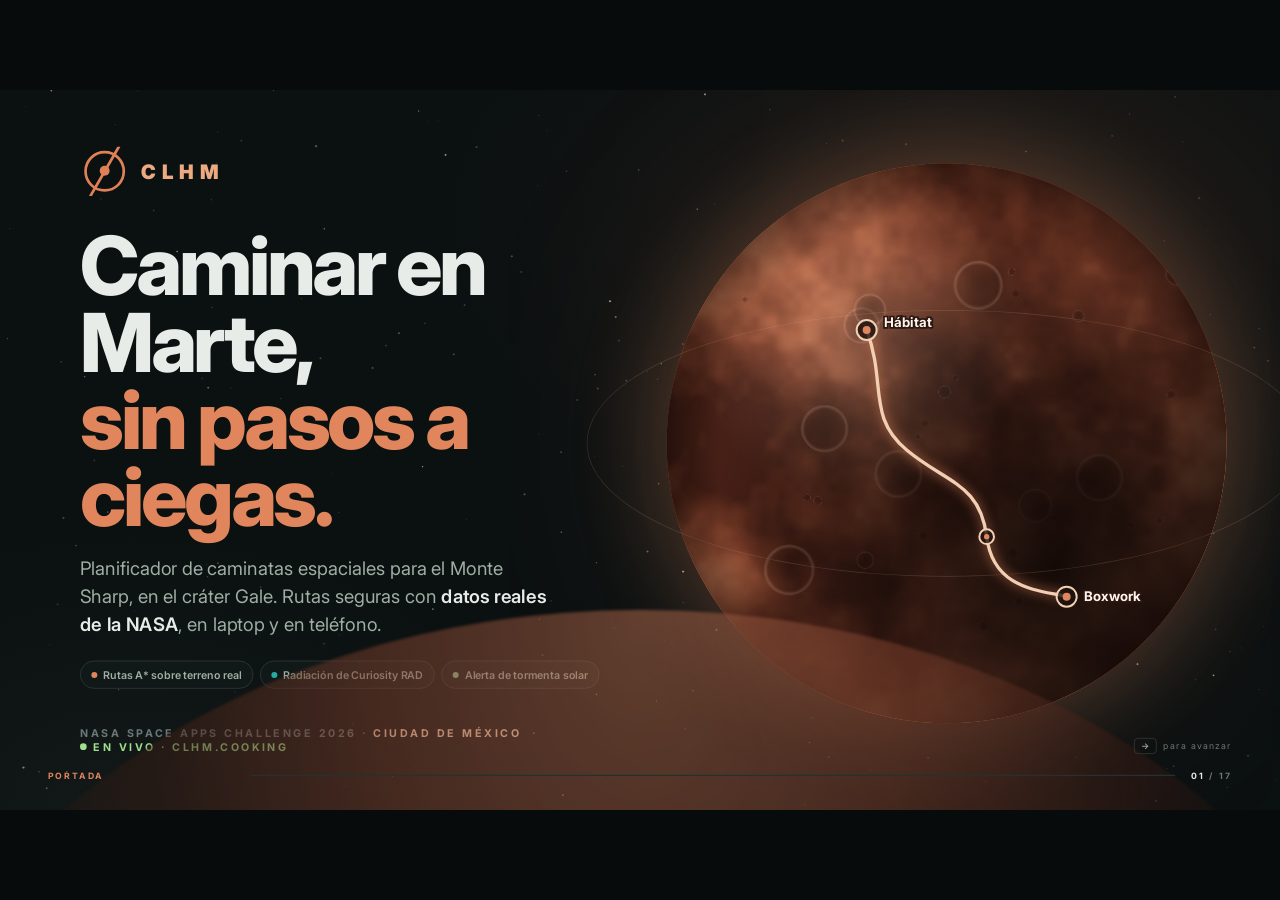
<file: presentation/index.html>
<!doctype html>
<html lang="es">
<head>
<meta charset="utf-8">
<meta name="viewport" content="width=device-width, initial-scale=1">
<title>CLHM · Caminar en Marte · NASA Space Apps 2026 CDMX</title>
<link rel="preconnect" href="https://fonts.googleapis.com">
<link href="https://fonts.googleapis.com/css2?family=Inter:wght@400;500;600;700;800;900&display=swap" rel="stylesheet">
<style>
:root{
  --bg:#0b1011;--bg2:#0e1415;--panel:#141c1d;--panel2:#17201f;--line:#263033;--line2:#37413e;
  --copper:#e1865c;--copper2:#eeb58c;--peach:#f2cfb3;--logo:#df8056;
  --mars1:#b16b4d;--mars2:#92563f;--mars3:#603c32;
  --sage:#8abf94;--sage2:#9fe08f;--sage3:#497752;--teal:#28aaa0;--yellow:#f0cd55;--red:#d87358;
  --text:#e8ece8;--muted:#9eaea3;--dim:#6c7777;
  --ease:cubic-bezier(.7,0,.2,1);--out:cubic-bezier(.16,1,.3,1);
}
*{box-sizing:border-box}
html,body{margin:0;height:100%;background:#070b0c;overflow:hidden;font-family:Inter,"Segoe UI",Arial,sans-serif;color:var(--text);-webkit-font-smoothing:antialiased}
svg.icon{width:1em;height:1em;fill:none;stroke:currentColor;stroke-width:1.7;stroke-linecap:round;stroke-linejoin:round}

/* 1920x1080 stage, scaled to fit the window */
.deck{position:absolute;left:50%;top:50%;width:1920px;height:1080px;transform-origin:0 0;overflow:hidden;
  background:radial-gradient(1200px 700px at 78% 18%,#e1865c14,transparent 70%),radial-gradient(900px 600px at 10% 100%,#8abf940d,transparent 70%),var(--bg)}
#stars{position:absolute;inset:0;width:100%;height:100%;transition:transform 1.6s var(--ease)}
.grain{position:absolute;inset:0;pointer-events:none;opacity:.05;background-image:radial-gradient(#fff 1px,transparent 1px);background-size:3px 3px;mix-blend-mode:overlay}

/* chrome */
.brand{position:absolute;left:72px;top:54px;display:flex;align-items:center;gap:14px;z-index:20;transition:opacity .6s}
.brand svg{width:42px;height:42px}
.brand b{color:#edaa80;font-size:17px;font-weight:800;letter-spacing:4px}
.brand span{color:var(--dim);font-size:13px;font-weight:700;letter-spacing:3px;margin-left:10px;padding-left:16px;border-left:1px solid var(--line2)}
.deck.is-cover .brand{opacity:0}
.footer{position:absolute;left:72px;right:72px;bottom:44px;display:flex;align-items:center;gap:24px;z-index:20;font-size:13px;font-weight:700;letter-spacing:3px;color:var(--dim);text-transform:uppercase}
.footer .section{color:var(--copper);min-width:280px}
.footer .bar{flex:1;height:2px;background:var(--line);border-radius:2px;overflow:hidden}
.footer .bar i{display:block;height:100%;width:0;background:linear-gradient(90deg,var(--copper),var(--peach));transition:width 1s var(--ease)}
.footer .count b{color:var(--text)}
.hint{position:absolute;right:72px;bottom:84px;z-index:20;font-size:13px;color:var(--dim);letter-spacing:2px;display:flex;gap:10px;align-items:center;transition:opacity .5s}
.hint kbd{border:1px solid var(--line2);border-radius:6px;padding:3px 9px;color:var(--muted);font:600 13px Inter,sans-serif}
.deck:not(.is-cover) .hint{opacity:0}

/* slides */
.slide{position:absolute;inset:0;pointer-events:none;z-index:10}
.slide.active{pointer-events:auto}
.r{opacity:0;transform:translateY(34px);filter:blur(6px);transition:opacity .35s,transform .45s var(--ease),filter .35s}
.slide.active .r{opacity:1;transform:none;filter:none;transition:opacity .8s var(--out),transform 1s var(--out),filter .8s;transition-delay:calc(var(--d,0) * 110ms + 380ms)}
.col{position:absolute;top:0;bottom:0;display:flex;flex-direction:column;justify-content:center;width:640px}
.col.left{left:120px}.col.right{left:1190px;width:620px}
.kicker{display:flex;align-items:center;gap:14px;color:var(--copper);font-size:17px;font-weight:800;letter-spacing:4px;text-transform:uppercase;margin-bottom:26px}
.kicker:before{content:"";width:28px;height:2px;background:var(--copper)}
.kicker .n{color:var(--dim)}
h1,h2{margin:0;font-weight:800;letter-spacing:-2px;line-height:1.02}
h2{font-size:72px}
h2 em,h1 em{font-style:normal;color:var(--copper)}
.lead{margin:28px 0 0;font-size:25px;line-height:1.5;color:var(--muted);max-width:600px}
.lead strong{color:var(--text);font-weight:600}

/* key figure */
.stat{margin-top:46px;display:flex;align-items:center;gap:28px;padding-left:26px;border-left:3px solid var(--copper)}
.stat .num{font-size:118px;font-weight:900;letter-spacing:-5px;line-height:.9;white-space:nowrap;
  background:linear-gradient(180deg,#fff2e6 0%,var(--peach) 30%,var(--copper) 100%);-webkit-background-clip:text;background-clip:text;color:transparent}
.stat .num small{font-size:.42em;letter-spacing:-1px}
.stat .lbl{font-size:20px;line-height:1.45;color:var(--muted);max-width:300px}
.stat .lbl b{color:var(--text);font-weight:600}
.tags{display:flex;gap:10px;flex-wrap:wrap;margin-top:34px}
.tag{display:inline-flex;align-items:center;gap:9px;padding:10px 16px;border:1px solid var(--line2);border-radius:999px;background:#121a1acc;color:var(--muted);font-size:16px;font-weight:600}
.tag i{width:9px;height:9px;border-radius:50%;background:var(--sage)}
.tag.copper i{background:var(--copper)}.tag.teal i{background:var(--teal)}.tag.yellow i{background:var(--yellow)}.tag.red i{background:var(--red)}.tag.blue i{background:#3c8cff}

/* devices */
.devices{position:absolute;inset:0;z-index:5;pointer-events:none}
.device{position:absolute;left:0;top:0;transition:transform 1.25s var(--ease),opacity .9s var(--ease)}
.float{animation:float 7s ease-in-out infinite}
.phone .float{animation-delay:-3.5s}
@keyframes float{0%,100%{transform:translateY(0)}50%{transform:translateY(-10px)}}
.bump{animation:bump .9s var(--ease)}
@keyframes bump{0%{transform:none}40%{transform:translateY(16px) scale(.975)}100%{transform:none}}
.laptop{width:1040px}
.lid{position:relative;width:1040px;padding:16px 16px 26px;border-radius:26px 26px 6px 6px;background:linear-gradient(180deg,#22292b,#111516 60%);box-shadow:inset 0 0 0 1.5px #3a4446,inset 0 0 0 6px #0b0e0f,0 40px 90px #000a}
.lid:after{content:"CLHM";position:absolute;left:0;right:0;bottom:6px;text-align:center;font:700 10px Inter,sans-serif;letter-spacing:4px;color:#4b5658}
.screen{position:relative;overflow:hidden;background:#0e1415}
.laptop .screen{width:1008px;height:630px;border-radius:10px}
.laptop .notch{position:absolute;left:50%;top:16px;width:120px;height:17px;transform:translateX(-50%);background:#0b0e0f;border-radius:0 0 10px 10px;z-index:3}
.laptop .notch:after{content:"";position:absolute;left:50%;top:5px;width:6px;height:6px;margin-left:-3px;border-radius:50%;background:#1d2a33;box-shadow:inset 0 0 2px #4a7a9a}
.base{position:relative;width:1180px;height:24px;margin-left:-70px;border-radius:2px 2px 22px 22px;background:linear-gradient(180deg,#4a5355 0,#2b3234 30%,#161a1b 100%);box-shadow:0 30px 60px #000c}
.base:before{content:"";position:absolute;left:50%;top:0;width:170px;height:9px;margin-left:-85px;border-radius:0 0 12px 12px;background:linear-gradient(180deg,#1b2021,#2c3335)}
.shadow{position:absolute;left:4%;right:4%;bottom:-40px;height:40px;background:radial-gradient(closest-side,#000c,transparent);filter:blur(8px)}
.phone{width:278px}
.phone .body{position:relative;padding:11px;border-radius:50px;background:linear-gradient(145deg,#3a4446,#151a1b 40%,#2a3133);box-shadow:inset 0 0 0 1.5px #56625f,inset 0 0 0 5px #0a0d0e,0 40px 80px #000c,-30px 30px 60px #0008}
.phone .screen{width:256px;height:554px;border-radius:40px}
.phone .island{position:absolute;left:50%;top:21px;width:84px;height:24px;transform:translateX(-50%);background:#050707;border-radius:20px;z-index:3}
.phone .btn{position:absolute;width:4px;border-radius:2px;background:#2c3335}
.screen img{position:absolute;left:0;top:0;width:100%;display:block}
.screen img.in{animation:wipe 1s var(--ease) both}
.screen img.in.back{animation-name:wipeBack}
@keyframes wipe{from{clip-path:inset(0 0 0 100%);transform:scale(1.06)}to{clip-path:inset(0 0 0 0);transform:none}}
@keyframes wipeBack{from{clip-path:inset(0 100% 0 0);transform:scale(1.06)}to{clip-path:inset(0 0 0 0);transform:none}}
.glare{position:absolute;inset:0;z-index:2;pointer-events:none;background:linear-gradient(115deg,#ffffff10 0%,transparent 35%,transparent 70%,#ffffff06 100%)}
.hot{position:absolute;z-index:4;width:0;height:0;opacity:0;transition:opacity .4s}
.hot.on{opacity:1;transition-delay:1.1s}
.hot:before,.hot:after{content:"";position:absolute;left:-17px;top:-17px;width:34px;height:34px;border-radius:50%;border:3px solid var(--copper);box-shadow:0 0 18px var(--copper)}
.hot:after{animation:ping 1.8s var(--out) infinite;border-width:2px}
.phone .hot:before,.phone .hot:after{left:-12px;top:-12px;width:24px;height:24px;border-width:2.5px}
.phone .hot:after{border-width:2px}
@keyframes ping{from{transform:scale(1);opacity:1}to{transform:scale(2.6);opacity:0}}

/* cover */
.mars{position:absolute;border-radius:50%;overflow:hidden;background:#7a3f2c}
.mars .tex{position:absolute;inset:0;background-size:200% 100%;background-repeat:repeat-x;animation:spin 90s linear infinite}
@keyframes spin{from{background-position:0 0}to{background-position:-200% 0}}
.mars:after{content:"";position:absolute;inset:0;border-radius:50%;background:radial-gradient(circle at 34% 30%,#ffd9bc30 0,transparent 32%),radial-gradient(circle at 70% 72%,#0b0605f0 0,#0b0605a0 30%,transparent 62%),radial-gradient(circle at 50% 50%,transparent 58%,#00000080 72%,#000000d0 100%)}
.halo{position:absolute;border-radius:50%;box-shadow:0 0 120px 20px #e1865c40,0 0 300px 60px #e1865c18;pointer-events:none}
.cover-mars{left:1000px;top:110px;width:840px;height:840px}
.cover-halo{left:1000px;top:110px;width:840px;height:840px}
.orbit{position:absolute;left:880px;top:330px;width:1080px;height:400px;border:1.5px solid #eeb58c30;border-radius:50%;transform:rotate(-14deg)}
.orbit i{position:absolute;left:50%;top:-6px;width:12px;height:12px;border-radius:50%;background:var(--peach);box-shadow:0 0 16px var(--copper);offset-path:ellipse(540px 200px at 540px 200px);animation:orbit 16s linear infinite}
@keyframes orbit{from{offset-distance:0%}to{offset-distance:100%}}
.cover-route{position:absolute;left:1000px;top:110px;width:840px;height:840px;overflow:visible}
.cover-route path{fill:none;stroke:var(--peach);stroke-width:5;stroke-linecap:round;stroke-dasharray:1200;stroke-dashoffset:1200;filter:drop-shadow(0 0 8px #e1865c)}
.slide.active .cover-route path{animation:draw 3.2s var(--ease) .9s forwards}
@keyframes draw{to{stroke-dashoffset:0}}
.pin{opacity:0}
.slide.active .pin{animation:pin .6s var(--out) forwards}
@keyframes pin{from{opacity:0;transform:scale(.3)}to{opacity:1;transform:none}}
.pin circle.ring{fill:#1c120ecc;stroke:var(--peach);stroke-width:3}
.pin circle.core{fill:var(--copper)}
.pin text{fill:#fff3ea;font:700 20px Inter,sans-serif;paint-order:stroke;stroke:#2a1610;stroke-width:5px}
.cover h1{font-size:122px;letter-spacing:-5px;line-height:.95}
.cover .logo-big{display:flex;align-items:center;gap:18px;margin-bottom:46px}
.cover .logo-big svg{width:74px;height:74px}
.cover .logo-big b{font-size:30px;letter-spacing:9px;color:#edaa80;font-weight:900}
.cover .event{margin-top:56px;color:var(--dim);font-size:16px;letter-spacing:4px;font-weight:700;text-transform:uppercase}
.cover .event b{color:var(--peach)}
.live{display:inline-flex;align-items:center;gap:10px;color:var(--sage2)}
.live:before{content:"";width:10px;height:10px;border-radius:50%;background:var(--sage2);box-shadow:0 0 0 0 #9fe08f80;animation:live 1.8s infinite}
@keyframes live{70%{box-shadow:0 0 0 12px #9fe08f00}100%{box-shadow:0 0 0 0 #9fe08f00}}

/* cards */
.cards{display:grid;gap:22px;margin-top:54px}
.card{position:relative;padding:30px 30px 32px;border:1px solid var(--line2);border-radius:20px;background:linear-gradient(180deg,#172020e6,#111818e6);overflow:hidden}
.card:after{content:"";position:absolute;left:0;top:0;right:0;height:2px;background:linear-gradient(90deg,var(--copper),transparent)}
.card .ico{width:54px;height:54px;border-radius:14px;display:grid;place-items:center;background:#3e3b31;color:var(--copper2);font-size:28px;margin-bottom:22px}
.card h3{margin:0 0 10px;font-size:27px;font-weight:700;letter-spacing:-.5px}
.card p{margin:0;color:var(--muted);font-size:19px;line-height:1.5}
.card .big{font-size:52px;font-weight:900;color:var(--peach);letter-spacing:-2px;margin-bottom:6px}
.wide{position:absolute;left:120px;right:120px;top:0;bottom:0;display:flex;flex-direction:column;justify-content:center}
.wide h2{max-width:1300px}
.horizon{position:absolute;left:-200px;right:-200px;bottom:-1500px;height:1800px;border-radius:50%;
  background:radial-gradient(ellipse at 50% 0%,#b16b4d 0,#7a3f2c 25%,#3a1d15 45%,transparent 60%);opacity:.35;filter:blur(2px)}
.data-grid{grid-template-columns:repeat(5,1fr)}
.data-grid .card{padding:24px 24px 26px}
.data-grid .card h3{font-size:22px}
.data-grid .card p{font-size:16px}
.data-grid .who{font-size:12px;font-weight:800;letter-spacing:2.5px;color:var(--copper);text-transform:uppercase;margin-bottom:12px}
.stats-row{display:flex;gap:70px;margin-top:40px}
.stats-row .stat{margin-top:0}
.stats-row .stat .num{font-size:96px}
.next-grid{grid-template-columns:repeat(4,1fr)}
.qr{width:300px;height:300px;padding:22px;background:#f2ece6;border-radius:26px;box-shadow:0 30px 80px #000a,0 0 0 1px #ffffff20}
.qr img{width:100%;height:100%;display:block}
.url{margin-top:26px;font-size:34px;font-weight:800;color:var(--peach);letter-spacing:-.5px}
.close-mars{left:560px;top:760px;width:800px;height:800px}
</style>
</head>
<body>
<div class="deck" id="deck">
  <canvas id="stars"></canvas>
  <div class="grain"></div>

  <div class="brand"><svg viewBox="0 0 40 40" aria-hidden="true"><circle cx="20" cy="20" r="15.5" fill="none" stroke="#df8056" stroke-width="2.2"/><path d="M8.5 39.9 31.5.1" stroke="#df8056" stroke-width="2.2" stroke-linecap="round"/><circle cx="20" cy="19.5" r="4" fill="#df8056"/></svg><b>CLHM</b><span>MONTE SHARP · CRÁTER GALE</span></div>

  <svg width="0" height="0" style="position:absolute" aria-hidden="true">
    <symbol id="i-radiation" viewBox="0 0 24 24"><circle cx="12" cy="12" r="2"/><path d="M12 3.5v3M12 17.5v3M3.5 12h3M17.5 12h3M6 6l2.1 2.1M15.9 15.9 18 18M18 6l-2.1 2.1M8.1 15.9 6 18"/></symbol>
    <symbol id="i-wind" viewBox="0 0 24 24"><path d="M3 8h13a3 3 0 1 0-3-3M2 12h18a2 2 0 1 1-2 2M4 16h9a3 3 0 1 1-3 3"/></symbol>
    <symbol id="i-relief" viewBox="0 0 24 24"><path d="m2.5 19 7-11 3.3 5 2.4-3.5L21.5 19H2.5Z"/><path d="m7.4 11.3 2.1 1.3 1.8-1.5M15.2 9.5l1.5 1.5 1.2-.7"/></symbol>
    <symbol id="i-science" viewBox="0 0 24 24"><path d="M9 3v6l-5.2 9a2 2 0 0 0 1.8 3h12.8a2 2 0 0 0 1.8-3L15 9V3M7 3h10M6.5 16h11"/><path d="M10 18h.01M14 18h.01"/></symbol>
    <symbol id="i-shield" viewBox="0 0 24 24"><path d="M12 2 20 5v6c0 5-3.4 8.6-8 11-4.6-2.4-8-6-8-11V5l8-3Z"/><path d="m9 12 2 2 4-4"/></symbol>
    <symbol id="i-sun" viewBox="0 0 24 24"><circle cx="12" cy="12" r="4"/><path d="M12 2v2M12 20v2M4.9 4.9l1.4 1.4m11.4 11.4 1.4 1.4M2 12h2m16 0h2M4.9 19.1l1.4-1.4M17.7 6.3l1.4-1.4"/></symbol>
    <symbol id="i-compass" viewBox="0 0 24 24"><circle cx="12" cy="12" r="9"/><path d="m15.5 8.5-2.2 4.8-4.8 2.2 2.2-4.8 4.8-2.2Z"/></symbol>
    <symbol id="i-route" viewBox="0 0 24 24"><circle cx="5" cy="18" r="2"/><circle cx="19" cy="6" r="2"/><path d="M7 18h6a4 4 0 0 0 0-8h-2a4 4 0 0 1 0-8h6" transform="translate(0 3)"/></symbol>
  </svg>

  <!-- devices shared by every product slide; screens and positions change per slide -->
  <div class="devices">
    <div class="device laptop" id="laptop"><div class="float"><div class="lid"><div class="notch"></div><div class="screen"><div class="glare"></div><div class="hot" id="hot"></div></div></div><div class="base"></div><div class="shadow"></div></div></div>
    <div class="device phone" id="phone"><div class="float"><div class="body"><i class="btn" style="left:-3px;top:150px;height:56px"></i><i class="btn" style="left:-3px;top:220px;height:56px"></i><i class="btn" style="right:-3px;top:180px;height:86px"></i><div class="island"></div><div class="screen"><div class="glare"></div><div class="hot" id="hotPhone"></div></div></div></div></div>
  </div>

  <!-- 1 · Cover -->
  <section class="slide cover" data-layout="none" data-section="Portada">
    <div class="halo cover-halo r" style="--d:0"></div>
    <div class="mars cover-mars r" style="--d:0"><div class="tex"></div></div>
    <div class="orbit r" style="--d:2"><i></i></div>
    <svg class="cover-route" viewBox="0 0 840 840" aria-hidden="true">
      <path d="M300 250 C 330 330, 300 380, 360 430 S 470 480, 480 560 S 560 640, 600 650"/>
      <g class="pin" style="animation-delay:.9s;transform-origin:300px 250px"><circle class="ring" cx="300" cy="250" r="15"/><circle class="core" cx="300" cy="250" r="6"/><text x="326" y="246">Hábitat</text></g>
      <g class="pin" style="animation-delay:2.4s;transform-origin:480px 560px"><circle class="ring" cx="480" cy="560" r="11"/><circle class="core" cx="480" cy="560" r="4"/></g>
      <g class="pin" style="animation-delay:4s;transform-origin:600px 650px"><circle class="ring" cx="600" cy="650" r="15"/><circle class="core" cx="600" cy="650" r="6"/><text x="626" y="656">Boxwork</text></g>
    </svg>
    <div class="col left" style="width:860px">
      <div class="logo-big r" style="--d:1"><svg viewBox="0 0 40 40" aria-hidden="true"><circle cx="20" cy="20" r="15.5" fill="none" stroke="#df8056" stroke-width="2.2"/><path d="M8.5 39.9 31.5.1" stroke="#df8056" stroke-width="2.2" stroke-linecap="round"/><circle cx="20" cy="19.5" r="4" fill="#df8056"/></svg><b>CLHM</b></div>
      <h1 class="r" style="--d:2">Caminar en Marte,<br><em>sin pasos a ciegas.</em></h1>
      <p class="lead r" style="--d:3;font-size:28px;max-width:720px">Planificador de caminatas espaciales para el Monte Sharp, en el cráter Gale. Rutas seguras con <strong>datos reales de la NASA</strong>, en laptop y en teléfono.</p>
      <div class="tags r" style="--d:4"><span class="tag copper"><i></i>Rutas A* sobre terreno real</span><span class="tag teal"><i></i>Radiación de Curiosity RAD</span><span class="tag"><i></i>Alerta de tormenta solar</span></div>
      <div class="event r" style="--d:5">NASA Space Apps Challenge 2026 · <b>Ciudad de México</b> &nbsp;·&nbsp; <span class="live">En vivo · clhm.cooking</span></div>
    </div>
  </section>

  <!-- 2 · The challenge -->
  <section class="slide" data-layout="none" data-section="El reto">
    <div class="horizon"></div>
    <div class="wide">
      <div class="kicker r" style="--d:0">El reto</div>
      <h2 class="r" style="--d:1">En Marte, cada paso cuesta<br><em>oxígeno, tiempo y radiación.</em></h2>
      <div class="cards r" style="--d:2;grid-template-columns:repeat(3,1fr);max-width:1500px">
        <div class="card"><div class="big">&lt;1%</div><h3>Casi sin escudo</h3><p>La atmósfera tiene menos del 1% de la presión de la Tierra y no hay campo magnético global. La radiación llega directo a la tripulación.</p></div>
        <div class="card"><div class="ico"><svg class="icon"><use href="#i-wind"/></svg></div><h3>Trajes que pesan</h3><p>Dos astronautas con traje presurizado y un rover de carga. Cada subida aumenta el consumo de oxígeno.</p></div>
        <div class="card"><div class="ico"><svg class="icon"><use href="#i-relief"/></svg></div><h3>Terreno que no perdona</h3><p>Más de 15° de pendiente frena al rover y más de 20° detiene a pie. Arena suelta y roca fracturada en el camino.</p></div>
      </div>
    </div>
  </section>

  <!-- 3 · Planner map -->
  <section class="slide" data-layout="a" data-laptop="planner" data-phone="planner" data-hot="49.5,38" data-hot-phone="29.5,44.5" data-section="La solución">
    <div class="col left">
      <div class="kicker r" style="--d:0">La solución <span class="n">· 01</span></div>
      <h2 class="r" style="--d:1">Un mapa de misión <em>para Gale.</em></h2>
      <p class="lead r" style="--d:2">Funciona como un navegador de la Tierra, pero para una caminata en Marte: eliges un destino científico y CLHM te da <strong>la ruta, su costo y su riesgo</strong>.</p>
      <div class="stat r" style="--d:3"><div class="num" data-to="15">0</div><div class="lbl"><b>sitios reales</b> de Curiosity y HiRISE, unidos por 23 rutas calculadas</div></div>
    </div>
  </section>

  <!-- 4 · Satellite -->
  <section class="slide" data-layout="b" data-laptop="satellite" data-phone="satellite" data-section="Mapas NASA">
    <div class="col right">
      <div class="kicker r" style="--d:0">Mapas de la NASA <span class="n">· 02</span></div>
      <h2 class="r" style="--d:1">Del cráter completo <em>a cada roca.</em></h2>
      <p class="lead r" style="--d:2">Imágenes Viking, CTX y HiRISE que ganan detalle conforme haces zoom, en color aproximado y con la ruta encima.</p>
      <div class="stat r" style="--d:3"><div class="num" data-to="232"><small>×</small></div><div class="lbl"><b>más detalle:</b> de 232 m a cerca de 1 m por píxel</div></div>
    </div>
  </section>

  <!-- 5 · Slope -->
  <section class="slide" data-layout="a" data-laptop="slope" data-phone="slope" data-hot="84.3,40.3" data-hot-phone="12.5,33.5" data-section="Pendiente">
    <div class="col left">
      <div class="kicker r" style="--d:0">Capa de pendiente <span class="n">· 03</span></div>
      <h2 class="r" style="--d:1">El terreno, <em>en colores.</em></h2>
      <p class="lead r" style="--d:2">Verde se camina, rojo no. CLHM aplica los límites de la misión en cada celda del mapa: <strong>15° con rover y 20° a pie</strong>.</p>
      <div class="tags r" style="--d:3"><span class="tag"><i></i>0–10°</span><span class="tag yellow"><i></i>10–15°</span><span class="tag copper"><i></i>15–20° · sin rover</span><span class="tag red"><i></i>&gt;20° · sin paso</span></div>
      <div class="stat r" style="--d:4"><div class="num" data-to="10"><small> m</small></div><div class="lbl">de detalle en <b>22 modelos de terreno HiRISE</b>, 20 veces más fino que el mapa base</div></div>
    </div>
  </section>

  <!-- 6 · Radiation -->
  <section class="slide" data-layout="b" data-laptop="radiation" data-phone="radiation" data-hot="87,47" data-hot-phone="39,46.5" data-section="Radiación">
    <div class="col right">
      <div class="kicker r" style="--d:0">Capa de radiación <span class="n">· 04</span></div>
      <h2 class="r" style="--d:1">La radiación, <em>medida por Curiosity.</em></h2>
      <p class="lead r" style="--d:2">Usamos el detector RAD del rover Curiosity y la protección del terreno: <strong>paredes y cañones bajan la dosis</strong>. Disponible en todos los mapas.</p>
      <div class="stat r" style="--d:3"><div class="num" data-to="315">0</div><div class="lbl"><b>días de mediciones reales</b> de 2026: 0.364 mSv al día en terreno abierto</div></div>
    </div>
  </section>

  <!-- 7 · Data quality -->
  <section class="slide" data-layout="a" data-laptop="quality" data-phone="quality" data-hot="87,47" data-hot-phone="39,40" data-section="Calidad del dato">
    <div class="col left">
      <div class="kicker r" style="--d:0">Calidad del dato <span class="n">· 05</span></div>
      <h2 class="r" style="--d:1">Sabes cuánto confiar <em>en cada metro.</em></h2>
      <p class="lead r" style="--d:2">Una capa muestra en azul dónde el modelo de terreno es de alta resolución. Transparencia para que la tripulación <strong>decida con información</strong>.</p>
      <div class="stat r" style="--d:3"><div class="num" data-to="22">0</div><div class="lbl"><b>zonas HiRISE a 10 m</b> justo sobre la ruta de Curiosity y el boxwork</div></div>
    </div>
  </section>

  <!-- 8 · Route details -->
  <section class="slide" data-layout="b" data-laptop="details_rad" data-phone="details_rad" data-hot="84,50" data-hot-phone="43.5,51.4" data-section="Detalles de ruta">
    <div class="col right">
      <div class="kicker r" style="--d:0">Ruta segura <span class="n">· 06</span></div>
      <h2 class="r" style="--d:1">Una ruta, <em>cuatro números que importan.</em></h2>
      <p class="lead r" style="--d:2">Distancia, tiempo, <strong>oxígeno para dos astronautas</strong> y dosis de radiación. Más índice de riesgo, tramos y rutas alternativas.</p>
      <div class="stat r" style="--d:3"><div class="num" data-to="0.4" data-dec="1"><small> s</small></div><div class="lbl">para calcular una ruta de <b>19 km</b> sobre el terreno real con A*, en el servidor en vivo</div></div>
    </div>
  </section>

  <!-- 9 · Profile -->
  <section class="slide" data-layout="a" data-laptop="profile" data-phone="profile" data-hot="85,37" data-hot-phone="50,60" data-section="Perfil">
    <div class="col left">
      <div class="kicker r" style="--d:0">Perfil de misión <span class="n">· 07</span></div>
      <h2 class="r" style="--d:1">El perfil explica <em>el porqué.</em></h2>
      <p class="lead r" style="--d:2">Elevación a lo largo del camino real, el tramo que conviene revisar y la comparación con la ruta más segura.</p>
      <div class="stat r" style="--d:3"><div class="num" data-to="112"><small> min</small></div><div class="lbl"><b>ahorrados</b> frente a la ruta de menor riesgo, con el mismo índice de riesgo</div></div>
    </div>
  </section>

  <!-- 10 · Two points -->
  <section class="slide" data-layout="b" data-laptop="custom" data-phone="custom" data-hot="58,46.5" data-hot-phone="40,46" data-section="Dos puntos">
    <div class="col right">
      <div class="kicker r" style="--d:0">Ruta libre <span class="n">· 08</span></div>
      <h2 class="r" style="--d:1">Cualquier punto, <em>cualquier mapa.</em></h2>
      <p class="lead r" style="--d:2">Un clic para el inicio, otro para el destino. La ruta se calcula sola, <strong>como rover o a pie</strong>, en el satélite, el relieve o el planificador.</p>
      <div class="stat r" style="--d:3"><div class="num" data-to="2">0</div><div class="lbl"><b>clics</b> para una ruta nueva en <b>6,700 km²</b> de Gale</div></div>
    </div>
  </section>

  <!-- 11 · Solar storm -->
  <section class="slide" data-layout="a" data-laptop="storm_geo" data-phone="storm_geo" data-hot="62.8,78.8" data-hot-phone="49.2,61.5" data-section="Tormenta solar">
    <div class="col left">
      <div class="kicker r" style="--d:0">Alerta solar <span class="n">· 09</span></div>
      <h2 class="r" style="--d:1">Tormenta solar: <em>al refugio, ya.</em></h2>
      <p class="lead r" style="--d:2">Simula una tormenta de partículas solares. CLHM recalcula al instante la ruta más rápida al <strong>refugio natural más cercano</strong>.</p>
      <div class="stat r" style="--d:3"><div class="num" data-to="0.12" data-dec="2"><small> s</small></div><div class="lbl">para encontrar <b>la evacuación</b> sobre el terreno real, desde el servidor en vivo</div></div>
    </div>
  </section>

  <!-- 12 · THEMIS -->
  <section class="slide" data-layout="b" data-laptop="thermal" data-phone="thermal" data-hot="39,44" data-hot-phone="38,41" data-section="Infrarrojo">
    <div class="col right">
      <div class="kicker r" style="--d:0">Infrarrojo nocturno <span class="n">· 10</span></div>
      <h2 class="r" style="--d:1">Ver lo que <em>el ojo no ve.</em></h2>
      <p class="lead r" style="--d:2">THEMIS, a bordo de Mars Odyssey, mide el brillo térmico de noche: la <strong>roca retiene calor</strong> y el polvo y la arena se enfrían rápido.</p>
      <div class="tags r" style="--d:3"><span class="tag"><i></i>Roca firme</span><span class="tag copper"><i></i>Arena suelta</span><span class="tag teal"><i></i>Mars Odyssey</span></div>
    </div>
  </section>

  <!-- 13 · Guided journey -->
  <section class="slide" data-layout="p" data-laptop="journey" data-phone="voice" data-section="Guía">
    <div class="col left">
      <div class="kicker r" style="--d:0">Modo viaje <span class="n">· 11</span></div>
      <h2 class="r" style="--d:1">Un copiloto <em>en cada tramo.</em></h2>
      <p class="lead r" style="--d:2">Indicaciones tramo por tramo, con voz y avisos desde la Tierra. Pensado para que la tripulación <strong>mire el terreno, no la pantalla</strong>.</p>
      <div class="tags r" style="--d:3"><span class="tag"><i></i>Voz en el navegador</span><span class="tag copper"><i></i>Avisos de la Tierra</span><span class="tag teal"><i></i>Inspector de sitios</span></div>
    </div>
  </section>

  <!-- 14 · NASA data -->
  <section class="slide" data-layout="none" data-section="Datos NASA">
    <div class="wide">
      <div class="kicker r" style="--d:0">Datos abiertos</div>
      <h2 class="r" style="--d:1">Hecho con datos <em>de la NASA y el USGS.</em></h2>
      <div class="cards data-grid r" style="--d:2">
        <div class="card"><div class="who">Viking</div><h3>Color de Marte</h3><p>Mosaico global en color</p></div>
        <div class="card"><div class="who">MRO · CTX</div><h3>Imagen a 6 m</h3><p>Todo el cráter Gale</p></div>
        <div class="card"><div class="who">MRO · HiRISE</div><h3>Imagen a ~1 m</h3><p>Ruta de Curiosity</p></div>
        <div class="card"><div class="who">MGS · MOLA</div><h3>Relieve</h3><p>Altimetría láser</p></div>
        <div class="card"><div class="who">USGS · HRSC + MOLA</div><h3>Elevación 200 m</h3><p>Pendiente de todo el bloque</p></div>
        <div class="card"><div class="who">HiRISE DTM</div><h3>22 modelos a 10 m</h3><p>Pendiente fina</p></div>
        <div class="card"><div class="who">Mars Odyssey · THEMIS</div><h3>Infrarrojo nocturno</h3><p>Roca contra arena</p></div>
        <div class="card"><div class="who">Curiosity · RAD</div><h3>Dosis real</h3><p>315 días de 2026</p></div>
        <div class="card"><div class="who">NASA JPL · MMGIS</div><h3>Recorrido real</h3><p>Posiciones de Curiosity</p></div>
        <div class="card"><div class="who">Mars Trek</div><h3>Sitios científicos</h3><p>Objetivos con nombre</p></div>
      </div>
      <div class="stats-row r" style="--d:3">
        <div class="stat"><div class="num" data-to="10">0</div><div class="lbl"><b>conjuntos de datos abiertos</b>, integrados en un solo mapa</div></div>
        <div class="stat"><div class="num" data-to="4"><small>/4</small></div><div class="lbl"><b>familias de datos del reto:</b> topografía, imagen orbital, radiación y térmico</div></div>
      </div>
    </div>
  </section>

  <!-- 15 · Ready today -->
  <section class="slide" data-layout="c" data-laptop="radiation_sat" data-phone="radiation_sat" data-section="En vivo">
    <div class="wide" style="justify-content:flex-start;padding-top:150px">
      <div class="kicker r" style="--d:0">Listo hoy</div>
      <h2 class="r" style="--d:1">Abre un enlace. <em>Funciona en cualquier pantalla.</em></h2>
    </div>
    <div class="col left" style="justify-content:flex-end;padding-bottom:150px;width:520px">
      <div class="stat r" style="--d:2;margin-top:0"><div class="num" data-to="42"><small>/42</small></div><div class="lbl"><b>pruebas automáticas</b> en navegador, en laptop y teléfono</div></div>
      <div class="stat r" style="--d:3"><div class="num" data-to="0">0</div><div class="lbl"><b>instalaciones:</b> web en vivo con API propia en Google Cloud y HTTPS</div></div>
    </div>
  </section>

  <!-- 16 · Next -->
  <section class="slide" data-layout="none" data-section="Lo que sigue">
    <div class="horizon" style="opacity:.25"></div>
    <div class="wide">
      <div class="kicker r" style="--d:0">Lo que sigue</div>
      <h2 class="r" style="--d:1">De la pantalla <em>al visor del casco.</em></h2>
      <div class="cards next-grid r" style="--d:2">
        <div class="card"><div class="ico"><svg class="icon"><use href="#i-compass"/></svg></div><h3>Vista HUD</h3><p>La misma guía, proyectada en el visor del traje.</p></div>
        <div class="card"><div class="ico"><svg class="icon"><use href="#i-science"/></svg></div><h3>Fotos en cada sitio</h3><p>Imágenes Mastcam y Navcam de Curiosity antes de llegar.</p></div>
        <div class="card"><div class="ico"><svg class="icon"><use href="#i-sun"/></svg></div><h3>Clima en vivo</h3><p>Datos REMS para ajustar el presupuesto de cada EVA.</p></div>
        <div class="card"><div class="ico"><svg class="icon"><use href="#i-route"/></svg></div><h3>Rutas a 10 m</h3><p>Más modelos HiRISE para afinar cada paso del recorrido.</p></div>
      </div>
    </div>
  </section>

  <!-- 17 · Close -->
  <section class="slide" data-layout="none" data-section="Gracias">
    <div class="halo close-mars r" style="--d:0"></div>
    <div class="mars close-mars r" style="--d:0"><div class="tex"></div></div>
    <div class="wide" style="align-items:center;text-align:center;justify-content:flex-start;padding-top:150px">
      <div class="kicker r" style="--d:0">Gracias</div>
      <h2 class="r" style="--d:1;font-size:84px">Explora el Monte Sharp <em>hoy.</em></h2>
      <div class="r" style="--d:2;margin-top:48px;display:flex;align-items:center;gap:56px;text-align:left">
        <div class="qr"><img src="assets/qr.svg" alt="Código QR a www.clhm.cooking"></div>
        <div><div class="live" style="font-size:18px;font-weight:700;letter-spacing:3px">EN VIVO</div><div class="url">www.clhm.cooking</div><p class="lead" style="margin-top:14px;font-size:22px;max-width:460px">Escanea y planea tu primera caminata en Marte desde tu teléfono.</p></div>
      </div>
    </div>
  </section>

  <div class="hint"><kbd>→</kbd> para avanzar</div>
  <div class="footer"><div class="section" id="section">Portada</div><div class="bar"><i id="progress"></i></div><div class="count" id="count"></div></div>
</div>

<script>
(() => {
  "use strict";
  const deck = document.getElementById("deck");
  const slides = [...deck.querySelectorAll(".slide")];
  const laptop = document.getElementById("laptop"), phone = document.getElementById("phone"), hot = document.getElementById("hot"), hotPhone = document.getElementById("hotPhone");
  const SCREENS = "assets/screens/";

  // Device positions per layout: [x, y, scale, opacity].
  const LAYOUTS = {
    a: { laptop: [790, 190, 1, 1], phone: [1590, 420, 1, 1] },
    b: { laptop: [110, 190, 1, 1], phone: [40, 420, 1, 1] },
    c: { laptop: [700, 330, .96, 1], phone: [1560, 380, 1, 1] },
    // Phone as the hero (scaled around its center), laptop faded behind it.
    p: { laptop: [800, 200, .86, .35], phone: [1300, 252, 1.45, 1] },
    none: { laptop: [440, 1200, .9, 0], phone: [1500, 1250, .9, 0] },
  };

  function fit() {
    const scale = Math.min(innerWidth / 1920, innerHeight / 1080);
    deck.style.transform = `scale(${scale}) translate(-50%, -50%)`;
  }
  addEventListener("resize", fit); fit();

  // Starfield
  const canvas = document.getElementById("stars"), ctx = canvas.getContext("2d");
  canvas.width = 1920 * 1.2; canvas.height = 1080;
  const stars = Array.from({ length: 420 }, () => ({ x: Math.random() * canvas.width, y: Math.random() * canvas.height, r: Math.random() * 1.4 + .2, a: Math.random() * .7 + .15, t: Math.random() * 6.28 }));
  canvas.style.width = `${1920 * 1.2}px`;
  function drawStars(time) {
    ctx.clearRect(0, 0, canvas.width, canvas.height);
    for (const s of stars) {
      ctx.globalAlpha = s.a * (.65 + .35 * Math.sin(time / 1300 + s.t));
      ctx.fillStyle = s.r > 1.2 ? "#f2cfb3" : "#dfe8e4";
      ctx.beginPath(); ctx.arc(s.x, s.y, s.r, 0, 6.283); ctx.fill();
    }
    requestAnimationFrame(drawStars);
  }
  requestAnimationFrame(drawStars);

  // Procedural Mars texture (tileable in x), drawn once.
  function marsTexture() {
    const W = 1024, H = 512, c = document.createElement("canvas"); c.width = W; c.height = H;
    const g = c.getContext("2d"), img = g.createImageData(W, H);
    const seed = (n) => { const x = Math.sin(n * 127.1) * 43758.5453; return x - Math.floor(x); };
    const grid = (cells) => Array.from({ length: cells * (cells / 2 + 1) }, (_, i) => seed(i + cells * 17));
    const octaves = [8, 16, 32, 64, 128].map((cells) => ({ cells, v: grid(cells) }));
    const smooth = (t) => t * t * (3 - 2 * t);
    function noise(o, x, y) {
      const cx = o.cells, cy = cx / 2, gx = x * cx, gy = y * cy;
      const x0 = Math.floor(gx), y0 = Math.floor(gy), fx = smooth(gx - x0), fy = smooth(gy - y0);
      const at = (i, j) => o.v[(j % (cy + 1)) * cx + (i % cx)];
      const a = at(x0, y0), b = at(x0 + 1, y0), d = at(x0, y0 + 1), e = at(x0 + 1, y0 + 1);
      return (a + (b - a) * fx) * (1 - fy) + (d + (e - d) * fx) * fy;
    }
    const ramp = [[0, [70, 32, 22]], [.35, [122, 60, 40]], [.55, [168, 92, 62]], [.72, [196, 120, 82]], [1, [232, 168, 124]]];
    for (let y = 0; y < H; y++) for (let x = 0; x < W; x++) {
      let n = 0, amp = 1, sum = 0;
      for (const o of octaves) { n += noise(o, x / W, y / H) * amp; sum += amp; amp *= .55; }
      n /= sum;
      const band = .08 * Math.sin(y / H * 9 + n * 4);
      let v = Math.min(1, Math.max(0, (n - .3) * 1.7 + band));
      let k = 0; while (k < ramp.length - 2 && v > ramp[k + 1][0]) k++;
      const [p0, c0] = ramp[k], [p1, c1] = ramp[k + 1], t = (v - p0) / (p1 - p0);
      const i = (y * W + x) * 4;
      for (let ch = 0; ch < 3; ch++) img.data[i + ch] = c0[ch] + (c1[ch] - c0[ch]) * t;
      img.data[i + 3] = 255;
    }
    g.putImageData(img, 0, 0);
    // A few craters
    for (let i = 0; i < 60; i++) {
      const x = seed(i * 3.1) * W, y = H * .15 + seed(i * 7.7) * H * .7, r = 3 + Math.pow(seed(i * 1.3), 3) * 28;
      for (const dx of [0, W, -W]) {
        const grd = g.createRadialGradient(x + dx, y, r * .2, x + dx, y, r);
        grd.addColorStop(0, "rgba(40,18,12,.35)"); grd.addColorStop(.75, "rgba(40,18,12,.15)"); grd.addColorStop(.9, "rgba(255,210,170,.25)"); grd.addColorStop(1, "rgba(255,210,170,0)");
        g.fillStyle = grd; g.beginPath(); g.arc(x + dx, y, r, 0, 6.283); g.fill();
      }
    }
    return c.toDataURL("image/jpeg", .9);
  }
  const tex = marsTexture();
  for (const el of deck.querySelectorAll(".mars .tex")) el.style.backgroundImage = `url(${tex})`;

  // Preload every screen
  const names = new Set();
  for (const s of slides) { if (s.dataset.laptop) names.add(`${s.dataset.laptop}_laptop`); if (s.dataset.phone) names.add(`${s.dataset.phone}_phone`); }
  for (const n of names) { const i = new Image(); i.src = `${SCREENS}${n}.webp`; }

  function place(device, [x, y, s, o]) {
    device.style.transform = `translate(${x}px, ${y}px) scale(${s})`;
    device.style.opacity = o;
  }

  function setScreen(device, file, backwards) {
    const screen = device.querySelector(".screen");
    const src = `${SCREENS}${file}.webp`;
    if (screen.dataset.want === src) return false;
    screen.dataset.want = src;
    const img = new Image(); img.alt = ""; img.src = src;
    const show = () => {
      if (screen.dataset.want !== src) return; // a newer screen was requested meanwhile
      const hasCurrent = !!screen.querySelector("img");
      if (hasCurrent) { img.classList.add("in"); if (backwards) img.classList.add("back"); }
      screen.insertBefore(img, screen.querySelector(".glare"));
      setTimeout(() => {
        if (screen.dataset.want !== src) return;
        for (const old of [...screen.querySelectorAll("img")]) if (old !== img) old.remove();
      }, 1100);
    };
    (img.decode ? img.decode().catch(() => {}) : Promise.resolve()).then(show);
    return true;
  }

  function bump(device) {
    const f = device.querySelector(".float");
    f.classList.remove("bump"); void f.offsetWidth; f.classList.add("bump");
    setTimeout(() => f.classList.remove("bump"), 950);
  }

  function countUp(slide) {
    for (const el of slide.querySelectorAll(".num[data-to]")) {
      const to = parseFloat(el.dataset.to), dec = parseInt(el.dataset.dec || "0", 10);
      const suffix = el.querySelector("small")?.outerHTML || "";
      const start = performance.now() + 600, dur = 1500;
      const fmt = (v) => v.toLocaleString("es-MX", { minimumFractionDigits: dec, maximumFractionDigits: dec });
      el.innerHTML = fmt(0) + suffix;
      const tick = (now) => {
        const t = Math.min(1, Math.max(0, (now - start) / dur)), e = 1 - Math.pow(1 - t, 3);
        el.innerHTML = fmt(to * e) + suffix;
        if (t < 1 && slide.classList.contains("active")) requestAnimationFrame(tick);
        else el.innerHTML = fmt(to) + suffix;
      };
      requestAnimationFrame(tick);
    }
  }

  let index = -1, prevLayout = "none";
  function go(n) {
    n = Math.max(0, Math.min(slides.length - 1, n));
    if (n === index) return;
    const backwards = n < index;
    const slide = slides[n];
    slides.forEach((s, i) => s.classList.toggle("active", i === n));
    index = n;
    deck.classList.toggle("is-cover", n === 0);
    const layout = slide.dataset.layout || "none";
    const pos = LAYOUTS[layout];
    place(laptop, pos.laptop); place(phone, pos.phone);
    let changed = false;
    if (slide.dataset.laptop) changed = setScreen(laptop, `${slide.dataset.laptop}_laptop`, backwards) || changed;
    if (slide.dataset.phone) changed = setScreen(phone, `${slide.dataset.phone}_phone`, backwards) || changed;
    if (changed && layout === prevLayout && layout !== "none") { bump(laptop); setTimeout(() => bump(phone), 120); }
    prevLayout = layout;
    hot.classList.remove("on");
    hotPhone.classList.remove("on");
    if (slide.dataset.hot) {
      const [x, y] = slide.dataset.hot.split(",").map(Number);
      hot.style.left = `${x}%`; hot.style.top = `${y}%`;
      requestAnimationFrame(() => hot.classList.add("on"));
    }
    if (slide.dataset.hotPhone) {
      const [px, py] = slide.dataset.hotPhone.split(",").map(Number);
      hotPhone.style.left = `${px}%`; hotPhone.style.top = `${py}%`;
      requestAnimationFrame(() => hotPhone.classList.add("on"));
    }
    document.getElementById("stars").style.transform = `translateX(${-n * 18}px)`;
    document.getElementById("section").textContent = slide.dataset.section || "";
    document.getElementById("count").innerHTML = `<b>${String(n + 1).padStart(2, "0")}</b> / ${String(slides.length).padStart(2, "0")}`;
    document.getElementById("progress").style.width = `${(n / (slides.length - 1)) * 100}%`;
    countUp(slide);
    history.replaceState(null, "", `#${n + 1}`);
  }

  addEventListener("keydown", (e) => {
    if (["ArrowRight", "ArrowDown", "PageDown", " ", "Enter"].includes(e.key)) { e.preventDefault(); go(index + 1); }
    else if (["ArrowLeft", "ArrowUp", "PageUp", "Backspace"].includes(e.key)) { e.preventDefault(); go(index - 1); }
    else if (e.key === "Home") go(0);
    else if (e.key === "End") go(slides.length - 1);
    else if (e.key.toLowerCase() === "f") { document.fullscreenElement ? document.exitFullscreen() : document.documentElement.requestFullscreen?.(); }
  });
  addEventListener("click", (e) => { if (e.target.closest("a")) return; go(index + (e.clientX < innerWidth * .25 ? -1 : 1)); });
  let touchX = null;
  addEventListener("touchstart", (e) => { touchX = e.touches[0].clientX; }, { passive: true });
  addEventListener("touchend", (e) => {
    if (touchX === null) return;
    const dx = e.changedTouches[0].clientX - touchX; touchX = null;
    if (Math.abs(dx) > 40) go(index + (dx < 0 ? 1 : -1));
  });

  // Start hidden below, then enter.
  place(laptop, LAYOUTS.none.laptop); place(phone, LAYOUTS.none.phone);
  const start = Math.max(1, parseInt(location.hash.slice(1), 10) || 1) - 1;
  requestAnimationFrame(() => go(start));
})();
</script>
</body>
</html>
</file>
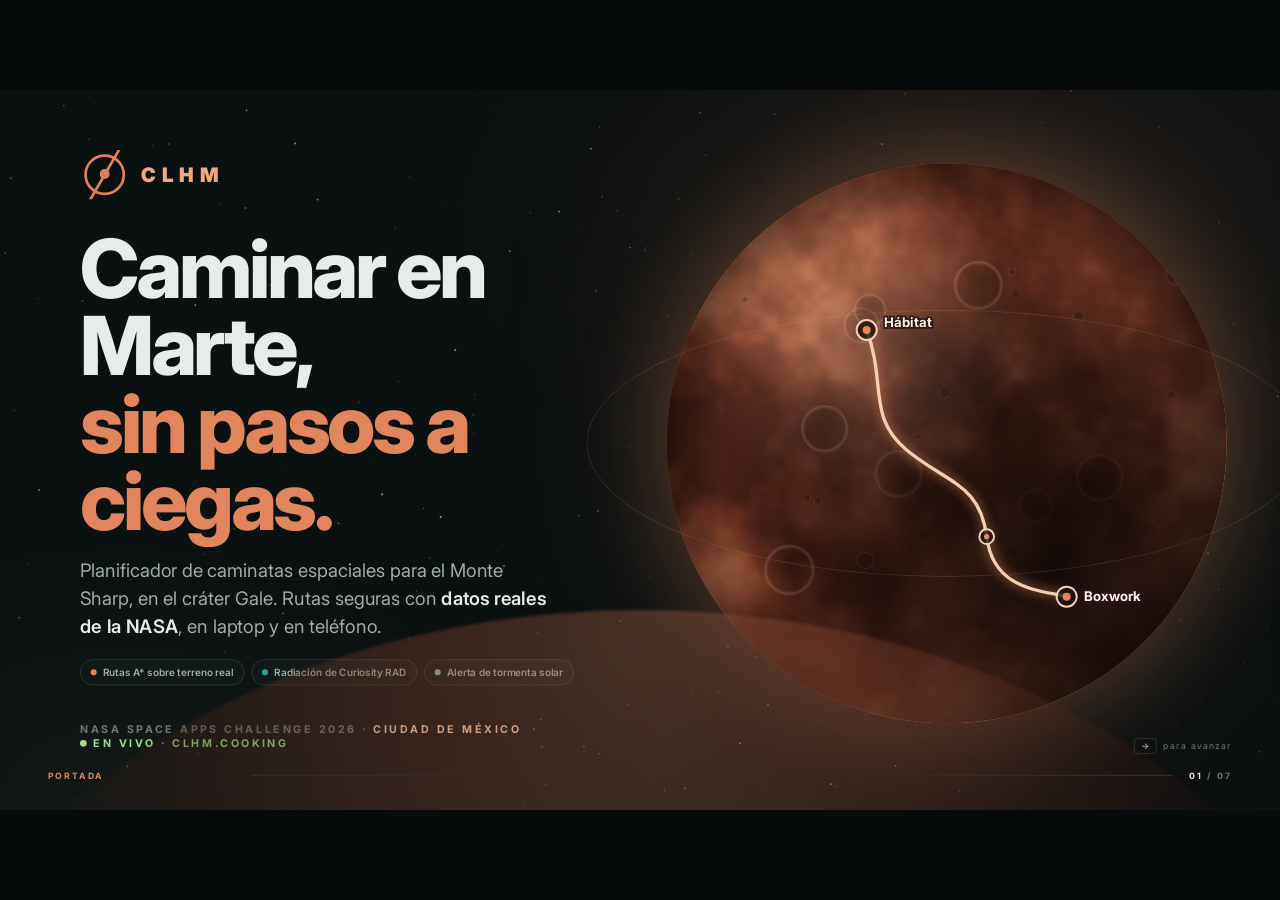
<file: presentation/7-slides/index.html>
<!doctype html>
<html lang="es">
<head>
<meta charset="utf-8">
<meta name="viewport" content="width=device-width, initial-scale=1">
<title>CLHM · Caminar en Marte (7 diapositivas) · NASA Space Apps 2026 CDMX</title>
<link rel="preconnect" href="https://fonts.googleapis.com">
<link href="https://fonts.googleapis.com/css2?family=Inter:wght@400;500;600;700;800;900&display=swap" rel="stylesheet">
<style>
:root{
  --bg:#0b1011;--bg2:#0e1415;--panel:#141c1d;--panel2:#17201f;--line:#263033;--line2:#37413e;
  --copper:#e1865c;--copper2:#eeb58c;--peach:#f2cfb3;--logo:#df8056;
  --mars1:#b16b4d;--mars2:#92563f;--mars3:#603c32;
  --sage:#8abf94;--sage2:#9fe08f;--sage3:#497752;--teal:#28aaa0;--yellow:#f0cd55;--red:#d87358;
  --text:#e8ece8;--muted:#9eaea3;--dim:#6c7777;
  --ease:cubic-bezier(.7,0,.2,1);--out:cubic-bezier(.16,1,.3,1);
}
*{box-sizing:border-box}
html,body{margin:0;height:100%;background:#070b0c;overflow:hidden;font-family:Inter,"Segoe UI",Arial,sans-serif;color:var(--text);-webkit-font-smoothing:antialiased}
svg.icon{width:1em;height:1em;fill:none;stroke:currentColor;stroke-width:1.7;stroke-linecap:round;stroke-linejoin:round}

/* 1920x1080 stage, scaled to fit the window */
.deck{position:absolute;left:50%;top:50%;width:1920px;height:1080px;transform-origin:0 0;overflow:hidden;
  background:radial-gradient(1200px 700px at 78% 18%,#e1865c14,transparent 70%),radial-gradient(900px 600px at 10% 100%,#8abf940d,transparent 70%),var(--bg)}
#stars{position:absolute;inset:0;width:100%;height:100%;transition:transform 1.6s var(--ease)}
.grain{position:absolute;inset:0;pointer-events:none;opacity:.05;background-image:radial-gradient(#fff 1px,transparent 1px);background-size:3px 3px;mix-blend-mode:overlay}

/* chrome */
.brand{position:absolute;left:72px;top:54px;display:flex;align-items:center;gap:14px;z-index:20;transition:opacity .6s}
.brand svg{width:42px;height:42px}
.brand b{color:#edaa80;font-size:17px;font-weight:800;letter-spacing:4px}
.brand span{color:var(--dim);font-size:13px;font-weight:700;letter-spacing:3px;margin-left:10px;padding-left:16px;border-left:1px solid var(--line2)}
.deck.is-cover .brand{opacity:0}
.footer{position:absolute;left:72px;right:72px;bottom:44px;display:flex;align-items:center;gap:24px;z-index:20;font-size:13px;font-weight:700;letter-spacing:3px;color:var(--dim);text-transform:uppercase}
.footer .section{color:var(--copper);min-width:280px}
.footer .bar{flex:1;height:2px;background:var(--line);border-radius:2px;overflow:hidden}
.footer .bar i{display:block;height:100%;width:0;background:linear-gradient(90deg,var(--copper),var(--peach));transition:width 1s var(--ease)}
.footer .count b{color:var(--text)}
.hint{position:absolute;right:72px;bottom:84px;z-index:20;font-size:13px;color:var(--dim);letter-spacing:2px;display:flex;gap:10px;align-items:center;transition:opacity .5s}
.hint kbd{border:1px solid var(--line2);border-radius:6px;padding:3px 9px;color:var(--muted);font:600 13px Inter,sans-serif}
.deck:not(.is-cover) .hint{opacity:0}

/* slides */
.slide{position:absolute;inset:0;pointer-events:none;z-index:10}
.slide.active{pointer-events:auto}
.r{opacity:0;transform:translateY(34px);filter:blur(6px);transition:opacity .35s,transform .45s var(--ease),filter .35s}
.slide.active .r{opacity:1;transform:none;filter:none;transition:opacity .8s var(--out),transform 1s var(--out),filter .8s;transition-delay:calc(var(--d,0) * 110ms + 380ms)}
.col{position:absolute;top:0;bottom:0;display:flex;flex-direction:column;justify-content:center;width:640px}
.col.left{left:120px}.col.right{left:1190px;width:620px}
.kicker{display:flex;align-items:center;gap:14px;color:var(--copper);font-size:17px;font-weight:800;letter-spacing:4px;text-transform:uppercase;margin-bottom:26px}
.kicker:before{content:"";width:28px;height:2px;background:var(--copper)}
.kicker .n{color:var(--dim)}
h1,h2{margin:0;font-weight:800;letter-spacing:-2px;line-height:1.02}
h2{font-size:68px}
h2 em,h1 em{font-style:normal;color:var(--copper)}
.lead{margin:26px 0 0;font-size:24px;line-height:1.5;color:var(--muted);max-width:600px}
.lead strong{color:var(--text);font-weight:600}

/* key figure */
.stat{margin-top:40px;display:flex;align-items:center;gap:28px;padding-left:26px;border-left:3px solid var(--copper)}
.stat .num{font-size:108px;font-weight:900;letter-spacing:-5px;line-height:.9;white-space:nowrap;
  background:linear-gradient(180deg,#fff2e6 0%,var(--peach) 30%,var(--copper) 100%);-webkit-background-clip:text;background-clip:text;color:transparent}
.stat .num small{font-size:.42em;letter-spacing:-1px}
.stat .lbl{font-size:20px;line-height:1.45;color:var(--muted);max-width:320px}
.stat .lbl b{color:var(--text);font-weight:600}
.tags{display:flex;gap:10px;flex-wrap:wrap;margin-top:28px}
.tag{display:inline-flex;align-items:center;gap:9px;padding:9px 15px;border:1px solid var(--line2);border-radius:999px;background:#121a1acc;color:var(--muted);font-size:15px;font-weight:600}
.tag i{width:9px;height:9px;border-radius:50%;background:var(--sage)}
.tag.copper i{background:var(--copper)}.tag.teal i{background:var(--teal)}.tag.yellow i{background:var(--yellow)}.tag.red i{background:var(--red)}.tag.blue i{background:#3c8cff}

/* devices */
.devices{position:absolute;inset:0;z-index:5;pointer-events:none}
.device{position:absolute;left:0;top:0;transition:transform 1.25s var(--ease),opacity .9s var(--ease)}
.float{animation:float 7s ease-in-out infinite}
.phone .float{animation-delay:-3.5s}
@keyframes float{0%,100%{transform:translateY(0)}50%{transform:translateY(-10px)}}
.bump{animation:bump .9s var(--ease)}
@keyframes bump{0%{transform:none}40%{transform:translateY(16px) scale(.975)}100%{transform:none}}
.laptop{width:1040px}
.lid{position:relative;width:1040px;padding:16px 16px 26px;border-radius:26px 26px 6px 6px;background:linear-gradient(180deg,#22292b,#111516 60%);box-shadow:inset 0 0 0 1.5px #3a4446,inset 0 0 0 6px #0b0e0f,0 40px 90px #000a}
.lid:after{content:"CLHM";position:absolute;left:0;right:0;bottom:6px;text-align:center;font:700 10px Inter,sans-serif;letter-spacing:4px;color:#4b5658}
.screen{position:relative;overflow:hidden;background:#0e1415}
.laptop .screen{width:1008px;height:630px;border-radius:10px}
.laptop .notch{position:absolute;left:50%;top:16px;width:120px;height:17px;transform:translateX(-50%);background:#0b0e0f;border-radius:0 0 10px 10px;z-index:3}
.laptop .notch:after{content:"";position:absolute;left:50%;top:5px;width:6px;height:6px;margin-left:-3px;border-radius:50%;background:#1d2a33;box-shadow:inset 0 0 2px #4a7a9a}
.base{position:relative;width:1180px;height:24px;margin-left:-70px;border-radius:2px 2px 22px 22px;background:linear-gradient(180deg,#4a5355 0,#2b3234 30%,#161a1b 100%);box-shadow:0 30px 60px #000c}
.base:before{content:"";position:absolute;left:50%;top:0;width:170px;height:9px;margin-left:-85px;border-radius:0 0 12px 12px;background:linear-gradient(180deg,#1b2021,#2c3335)}
.shadow{position:absolute;left:4%;right:4%;bottom:-40px;height:40px;background:radial-gradient(closest-side,#000c,transparent);filter:blur(8px)}
.phone{width:278px}
.phone .body{position:relative;padding:11px;border-radius:50px;background:linear-gradient(145deg,#3a4446,#151a1b 40%,#2a3133);box-shadow:inset 0 0 0 1.5px #56625f,inset 0 0 0 5px #0a0d0e,0 40px 80px #000c,-30px 30px 60px #0008}
.phone .screen{width:256px;height:554px;border-radius:40px}
.phone .island{position:absolute;left:50%;top:21px;width:84px;height:24px;transform:translateX(-50%);background:#050707;border-radius:20px;z-index:3}
.phone .btn{position:absolute;width:4px;border-radius:2px;background:#2c3335}
.screen img{position:absolute;left:0;top:0;width:100%;display:block}
.screen img.in{animation:wipe 1s var(--ease) both}
.screen img.in.back{animation-name:wipeBack}
@keyframes wipe{from{clip-path:inset(0 0 0 100%);transform:scale(1.06)}to{clip-path:inset(0 0 0 0);transform:none}}
@keyframes wipeBack{from{clip-path:inset(0 100% 0 0);transform:scale(1.06)}to{clip-path:inset(0 0 0 0);transform:none}}
.glare{position:absolute;inset:0;z-index:2;pointer-events:none;background:linear-gradient(115deg,#ffffff10 0%,transparent 35%,transparent 70%,#ffffff06 100%)}
.hot{position:absolute;z-index:4;width:0;height:0;opacity:0;transition:opacity .4s}
.hot.on{opacity:1;transition-delay:1.1s}
.hot:before,.hot:after{content:"";position:absolute;left:-17px;top:-17px;width:34px;height:34px;border-radius:50%;border:3px solid var(--copper);box-shadow:0 0 18px var(--copper)}
.hot:after{animation:ping 1.8s var(--out) infinite;border-width:2px}
.phone .hot:before,.phone .hot:after{left:-12px;top:-12px;width:24px;height:24px;border-width:2.5px}
.phone .hot:after{border-width:2px}
@keyframes ping{from{transform:scale(1);opacity:1}to{transform:scale(2.6);opacity:0}}

/* cover */
.mars{position:absolute;border-radius:50%;overflow:hidden;background:#7a3f2c}
.mars .tex{position:absolute;inset:0;background-size:200% 100%;background-repeat:repeat-x;animation:spin 90s linear infinite}
@keyframes spin{from{background-position:0 0}to{background-position:-200% 0}}
.mars:after{content:"";position:absolute;inset:0;border-radius:50%;background:radial-gradient(circle at 34% 30%,#ffd9bc30 0,transparent 32%),radial-gradient(circle at 70% 72%,#0b0605f0 0,#0b0605a0 30%,transparent 62%),radial-gradient(circle at 50% 50%,transparent 58%,#00000080 72%,#000000d0 100%)}
.halo{position:absolute;border-radius:50%;box-shadow:0 0 120px 20px #e1865c40,0 0 300px 60px #e1865c18;pointer-events:none}
.cover-mars{left:1000px;top:110px;width:840px;height:840px}
.cover-halo{left:1000px;top:110px;width:840px;height:840px}
.orbit{position:absolute;left:880px;top:330px;width:1080px;height:400px;border:1.5px solid #eeb58c30;border-radius:50%;transform:rotate(-14deg)}
.orbit i{position:absolute;left:50%;top:-6px;width:12px;height:12px;border-radius:50%;background:var(--peach);box-shadow:0 0 16px var(--copper);offset-path:ellipse(540px 200px at 540px 200px);animation:orbit 16s linear infinite}
@keyframes orbit{from{offset-distance:0%}to{offset-distance:100%}}
.cover-route{position:absolute;left:1000px;top:110px;width:840px;height:840px;overflow:visible}
.cover-route path{fill:none;stroke:var(--peach);stroke-width:5;stroke-linecap:round;stroke-dasharray:1200;stroke-dashoffset:1200;filter:drop-shadow(0 0 8px #e1865c)}
.slide.active .cover-route path{animation:draw 3.2s var(--ease) .9s forwards}
@keyframes draw{to{stroke-dashoffset:0}}
.pin{opacity:0}
.slide.active .pin{animation:pin .6s var(--out) forwards}
@keyframes pin{from{opacity:0;transform:scale(.3)}to{opacity:1;transform:none}}
.pin circle.ring{fill:#1c120ecc;stroke:var(--peach);stroke-width:3}
.pin circle.core{fill:var(--copper)}
.pin text{fill:#fff3ea;font:700 20px Inter,sans-serif;paint-order:stroke;stroke:#2a1610;stroke-width:5px}
.cover h1{font-size:122px;letter-spacing:-5px;line-height:.95}
.cover .logo-big{display:flex;align-items:center;gap:18px;margin-bottom:46px}
.cover .logo-big svg{width:74px;height:74px}
.cover .logo-big b{font-size:30px;letter-spacing:9px;color:#edaa80;font-weight:900}
.cover .event{margin-top:56px;color:var(--dim);font-size:16px;letter-spacing:4px;font-weight:700;text-transform:uppercase}
.cover .event b{color:var(--peach)}
.live{display:inline-flex;align-items:center;gap:10px;color:var(--sage2)}
.live:before{content:"";width:10px;height:10px;border-radius:50%;background:var(--sage2);box-shadow:0 0 0 0 #9fe08f80;animation:live 1.8s infinite}
@keyframes live{70%{box-shadow:0 0 0 12px #9fe08f00}100%{box-shadow:0 0 0 0 #9fe08f00}}

/* cards */
.cards{display:grid;gap:22px;margin-top:44px}
.card{position:relative;padding:28px 28px 30px;border:1px solid var(--line2);border-radius:20px;background:linear-gradient(180deg,#172020e6,#111818e6);overflow:hidden}
.card:after{content:"";position:absolute;left:0;top:0;right:0;height:2px;background:linear-gradient(90deg,var(--copper),transparent)}
.card .ico{width:50px;height:50px;border-radius:14px;display:grid;place-items:center;background:#3e3b31;color:var(--copper2);font-size:26px;margin-bottom:18px}
.card h3{margin:0 0 8px;font-size:25px;font-weight:700;letter-spacing:-.5px}
.card p{margin:0;color:var(--muted);font-size:18px;line-height:1.45}
.card .big{font-size:52px;font-weight:900;color:var(--peach);letter-spacing:-2px;margin-bottom:6px}
.wide{position:absolute;left:120px;right:120px;top:0;bottom:0;display:flex;flex-direction:column;justify-content:center}
.wide h2{max-width:1300px}
.horizon{position:absolute;left:-200px;right:-200px;bottom:-1500px;height:1800px;border-radius:50%;
  background:radial-gradient(ellipse at 50% 0%,#b16b4d 0,#7a3f2c 25%,#3a1d15 45%,transparent 60%);opacity:.35;filter:blur(2px)}
.next-grid{grid-template-columns:repeat(4,1fr);margin-top:34px}
.next-grid .card{padding:20px 22px 22px}
.next-grid .card .ico{width:40px;height:40px;font-size:20px;margin-bottom:12px}
.next-grid .card h3{font-size:20px}
.next-grid .card p{font-size:15px}
.qr{width:240px;height:240px;padding:18px;background:#f2ece6;border-radius:24px;box-shadow:0 30px 80px #000a,0 0 0 1px #ffffff20}
.qr img{width:100%;height:100%;display:block}
.url{margin-top:16px;font-size:32px;font-weight:800;color:var(--peach);letter-spacing:-.5px}
.close-mars{left:560px;top:820px;width:800px;height:800px}
</style>
</head>
<body>
<div class="deck" id="deck">
  <canvas id="stars"></canvas>
  <div class="grain"></div>

  <div class="brand"><svg viewBox="0 0 40 40" aria-hidden="true"><circle cx="20" cy="20" r="15.5" fill="none" stroke="#df8056" stroke-width="2.2"/><path d="M8.5 39.9 31.5.1" stroke="#df8056" stroke-width="2.2" stroke-linecap="round"/><circle cx="20" cy="19.5" r="4" fill="#df8056"/></svg><b>CLHM</b><span>MONTE SHARP · CRÁTER GALE</span></div>

  <svg width="0" height="0" style="position:absolute" aria-hidden="true">
    <symbol id="i-radiation" viewBox="0 0 24 24"><circle cx="12" cy="12" r="2"/><path d="M12 3.5v3M12 17.5v3M3.5 12h3M17.5 12h3M6 6l2.1 2.1M15.9 15.9 18 18M18 6l-2.1 2.1M8.1 15.9 6 18"/></symbol>
    <symbol id="i-wind" viewBox="0 0 24 24"><path d="M3 8h13a3 3 0 1 0-3-3M2 12h18a2 2 0 1 1-2 2M4 16h9a3 3 0 1 1-3 3"/></symbol>
    <symbol id="i-relief" viewBox="0 0 24 24"><path d="m2.5 19 7-11 3.3 5 2.4-3.5L21.5 19H2.5Z"/><path d="m7.4 11.3 2.1 1.3 1.8-1.5M15.2 9.5l1.5 1.5 1.2-.7"/></symbol>
    <symbol id="i-science" viewBox="0 0 24 24"><path d="M9 3v6l-5.2 9a2 2 0 0 0 1.8 3h12.8a2 2 0 0 0 1.8-3L15 9V3M7 3h10M6.5 16h11"/><path d="M10 18h.01M14 18h.01"/></symbol>
    <symbol id="i-shield" viewBox="0 0 24 24"><path d="M12 2 20 5v6c0 5-3.4 8.6-8 11-4.6-2.4-8-6-8-11V5l8-3Z"/><path d="m9 12 2 2 4-4"/></symbol>
    <symbol id="i-sun" viewBox="0 0 24 24"><circle cx="12" cy="12" r="4"/><path d="M12 2v2M12 20v2M4.9 4.9l1.4 1.4m11.4 11.4 1.4 1.4M2 12h2m16 0h2M4.9 19.1l1.4-1.4M17.7 6.3l1.4-1.4"/></symbol>
    <symbol id="i-compass" viewBox="0 0 24 24"><circle cx="12" cy="12" r="9"/><path d="m15.5 8.5-2.2 4.8-4.8 2.2 2.2-4.8 4.8-2.2Z"/></symbol>
    <symbol id="i-route" viewBox="0 0 24 24"><circle cx="5" cy="18" r="2"/><circle cx="19" cy="6" r="2"/><path d="M7 18h6a4 4 0 0 0 0-8h-2a4 4 0 0 1 0-8h6" transform="translate(0 3)"/></symbol>
  </svg>

  <!-- devices shared by product slides; screens and positions change per slide -->
  <div class="devices">
    <div class="device laptop" id="laptop"><div class="float"><div class="lid"><div class="notch"></div><div class="screen"><div class="glare"></div><div class="hot" id="hot"></div></div></div><div class="base"></div><div class="shadow"></div></div></div>
    <div class="device phone" id="phone"><div class="float"><div class="body"><i class="btn" style="left:-3px;top:150px;height:56px"></i><i class="btn" style="left:-3px;top:220px;height:56px"></i><i class="btn" style="right:-3px;top:180px;height:86px"></i><div class="island"></div><div class="screen"><div class="glare"></div><div class="hot" id="hotPhone"></div></div></div></div></div>
  </div>

  <!-- 1 · Portada -->
  <section class="slide cover" data-layout="none" data-section="Portada">
    <div class="halo cover-halo r" style="--d:0"></div>
    <div class="mars cover-mars r" style="--d:0"><div class="tex"></div></div>
    <div class="orbit r" style="--d:2"><i></i></div>
    <svg class="cover-route" viewBox="0 0 840 840" aria-hidden="true">
      <path d="M300 250 C 330 330, 300 380, 360 430 S 470 480, 480 560 S 560 640, 600 650"/>
      <g class="pin" style="animation-delay:.9s;transform-origin:300px 250px"><circle class="ring" cx="300" cy="250" r="15"/><circle class="core" cx="300" cy="250" r="6"/><text x="326" y="246">Hábitat</text></g>
      <g class="pin" style="animation-delay:2.4s;transform-origin:480px 560px"><circle class="ring" cx="480" cy="560" r="11"/><circle class="core" cx="480" cy="560" r="4"/></g>
      <g class="pin" style="animation-delay:4s;transform-origin:600px 650px"><circle class="ring" cx="600" cy="650" r="15"/><circle class="core" cx="600" cy="650" r="6"/><text x="626" y="656">Boxwork</text></g>
    </svg>
    <div class="col left" style="width:860px">
      <div class="logo-big r" style="--d:1"><svg viewBox="0 0 40 40" aria-hidden="true"><circle cx="20" cy="20" r="15.5" fill="none" stroke="#df8056" stroke-width="2.2"/><path d="M8.5 39.9 31.5.1" stroke="#df8056" stroke-width="2.2" stroke-linecap="round"/><circle cx="20" cy="19.5" r="4" fill="#df8056"/></svg><b>CLHM</b></div>
      <h1 class="r" style="--d:2">Caminar en Marte,<br><em>sin pasos a ciegas.</em></h1>
      <p class="lead r" style="--d:3;font-size:28px;max-width:720px">Planificador de caminatas espaciales para el Monte Sharp, en el cráter Gale. Rutas seguras con <strong>datos reales de la NASA</strong>, en laptop y en teléfono.</p>
      <div class="tags r" style="--d:4"><span class="tag copper"><i></i>Rutas A* sobre terreno real</span><span class="tag teal"><i></i>Radiación de Curiosity RAD</span><span class="tag"><i></i>Alerta de tormenta solar</span></div>
      <div class="event r" style="--d:5">NASA Space Apps Challenge 2026 · <b>Ciudad de México</b> &nbsp;·&nbsp; <span class="live">En vivo · clhm.cooking</span></div>
    </div>
  </section>

  <!-- 2 · El reto -->
  <section class="slide" data-layout="none" data-section="El reto">
    <div class="horizon"></div>
    <div class="wide">
      <div class="kicker r" style="--d:0">El reto</div>
      <h2 class="r" style="--d:1">En Marte, cada paso cuesta<br><em>oxígeno, tiempo y radiación.</em></h2>
      <div class="cards r" style="--d:2;grid-template-columns:repeat(3,1fr);max-width:1500px">
        <div class="card"><div class="big">&lt;1%</div><h3>Casi sin escudo</h3><p>La atmósfera tiene menos del 1% de la presión de la Tierra y no hay campo magnético global. La radiación llega directo a la tripulación.</p></div>
        <div class="card"><div class="ico"><svg class="icon"><use href="#i-wind"/></svg></div><h3>Trajes que pesan</h3><p>Dos astronautas con traje presurizado y un rover de carga. Cada subida aumenta el consumo de oxígeno.</p></div>
        <div class="card"><div class="ico"><svg class="icon"><use href="#i-relief"/></svg></div><h3>Terreno que no perdona</h3><p>Más de 15° de pendiente frena al rover y más de 20° detiene a pie. Arena suelta y roca fracturada en el camino.</p></div>
      </div>
    </div>
  </section>

  <!-- 3 · Solución y mapas NASA -->
  <section class="slide" data-layout="a" data-laptop="planner" data-phone="planner" data-hot="49.5,38" data-hot-phone="29.5,44.5" data-section="La solución">
    <div class="col left">
      <div class="kicker r" style="--d:0">La solución <span class="n">· 01</span></div>
      <h2 class="r" style="--d:1">Un navegador <em>para Gale.</em></h2>
      <p class="lead r" style="--d:2">Elige entre <strong>15 sitios reales</strong> o marca dos puntos en <strong>6,700 km²</strong>. Sobre mosaicos Viking, CTX y HiRISE (hasta <strong>~1 m/px</strong>), aplicando límites de <strong>15° rover y 20° a pie</strong> con relieve de hasta 10 m.</p>
      <div class="tags r" style="--d:3"><span class="tag"><i></i>15 sitios · 23 rutas</span><span class="tag copper"><i></i>15° rover · 20° a pie</span><span class="tag teal"><i></i>22 zonas a 10 m</span></div>
      <div class="stat r" style="--d:4"><div class="num" data-to="232"><small>×</small></div><div class="lbl"><b>más detalle orbital:</b> de 232 m a cerca de 1 m por píxel sobre el terreno</div></div>
    </div>
  </section>

  <!-- 4 · Ciencia y datos NASA -->
  <section class="slide" data-layout="b" data-laptop="radiation" data-phone="radiation" data-hot="87,47" data-hot-phone="39,46.5" data-section="Datos NASA">
    <div class="col right">
      <div class="kicker r" style="--d:0">Ciencia real <span class="n">· 02</span></div>
      <h2 class="r" style="--d:1">Datos reales y <em>transparencia.</em></h2>
      <p class="lead r" style="--d:2">Integramos <strong>10 conjuntos NASA y USGS</strong> en las 4 familias del reto: dosis de <strong>Curiosity RAD</strong> (<strong>0.364 mSv/día</strong> con blindaje de cañones), infrarrojo <strong>THEMIS</strong> (roca vs arena) y capa azul de confianza <strong>10 m vs 200 m</strong>.</p>
      <div class="tags r" style="--d:3"><span class="tag teal"><i></i>315 días RAD 2026</span><span class="tag blue"><i></i>22 zonas 10 m</span><span class="tag copper"><i></i>THEMIS IR nocturno</span></div>
      <div class="stat r" style="--d:4"><div class="num" data-to="10">0</div><div class="lbl"><b>conjuntos abiertos</b> en las <b>4/4 familias</b> del reto, en un solo mapa</div></div>
    </div>
  </section>

  <!-- 5 · Ruta A* y copiloto -->
  <section class="slide" data-layout="a" data-laptop="details" data-phone="details" data-hot="91,52" data-hot-phone="72,68" data-section="Rutas A*">
    <div class="col left">
      <div class="kicker r" style="--d:0">Motor A* en vivo <span class="n">· 03</span></div>
      <h2 class="r" style="--d:1">Cuatro números <em>y el porqué.</em></h2>
      <p class="lead r" style="--d:2">Calcula distancia (<strong>14 km</strong>), tiempo (<strong>3 h 36 min</strong>), oxígeno (<strong>0.4 kg</strong> para dos astronautas) y dosis (<strong>0.045 mSv</strong>), con perfil que ahorra <strong>112 min</strong> al mismo riesgo y <strong>guía por voz</strong> para mirar el terreno.</p>
      <div class="tags r" style="--d:3"><span class="tag"><i></i>-112 min vs ruta segura</span><span class="tag copper"><i></i>Voz en el navegador</span></div>
      <div class="stat r" style="--d:4"><div class="num" data-to="0.4" data-dec="1"><small> s</small></div><div class="lbl">para calcular una ruta de <b>19 km</b> con A* sobre el terreno real</div></div>
    </div>
  </section>

  <!-- 6 · Tormenta solar + En vivo -->
  <section class="slide" data-layout="b" data-laptop="storm_geo" data-phone="storm_geo" data-hot="62.8,78.8" data-hot-phone="49.2,61.5" data-section="Emergencia y vivo">
    <div class="col right">
      <div class="kicker r" style="--d:0">Emergencia y despliegue <span class="n">· 04</span></div>
      <h2 class="r" style="--d:1">Al refugio en 0.12 s. <em>Listo hoy.</em></h2>
      <p class="lead r" style="--d:2">Ante una tormenta solar, CLHM recalcula al instante la ruta al <strong>refugio natural más cercano</strong>. No es un mockup: pasa <strong>42/42 pruebas automatizadas</strong> de backend y lógica frontend y corre en vivo sin instalar nada.</p>
      <div class="tags r" style="--d:3"><span class="tag"><i></i>42/42 pruebas</span><span class="tag teal"><i></i>0 instalaciones</span><span class="tag copper"><i></i>Cloud Run + HTTPS</span></div>
      <div class="stat r" style="--d:4"><div class="num" data-to="0.12" data-dec="2"><small> s</small></div><div class="lbl">para encontrar <b>la evacuación solar</b> desde el servidor en vivo</div></div>
    </div>
  </section>

  <!-- 7 · Lo que sigue y Gracias -->
  <section class="slide" data-layout="none" data-section="Cierre">
    <div class="halo close-mars r" style="--d:0"></div>
    <div class="mars close-mars r" style="--d:0"><div class="tex"></div></div>
    <div class="wide" style="align-items:center;text-align:center;justify-content:flex-start;padding-top:110px">
      <div class="kicker r" style="--d:0">Lo que sigue · Gracias</div>
      <h2 class="r" style="--d:1;font-size:66px">Explora el Monte Sharp <em>hoy.</em></h2>
      <div class="cards next-grid r" style="--d:2;width:100%;max-width:1460px;text-align:left">
        <div class="card"><div class="ico"><svg class="icon"><use href="#i-compass"/></svg></div><h3>Vista HUD</h3><p>La misma guía proyectada en el visor del casco.</p></div>
        <div class="card"><div class="ico"><svg class="icon"><use href="#i-science"/></svg></div><h3>Fotos POV</h3><p>Mastcam y Navcam de Curiosity en cada sitio.</p></div>
        <div class="card"><div class="ico"><svg class="icon"><use href="#i-sun"/></svg></div><h3>Clima REMS</h3><p>Datos en vivo para ajustar el presupuesto EVA.</p></div>
        <div class="card"><div class="ico"><svg class="icon"><use href="#i-route"/></svg></div><h3>Más zonas 10 m</h3><p>Ampliar modelos HiRISE para afinar cada paso.</p></div>
      </div>
      <div class="r" style="--d:3;margin-top:42px;display:flex;align-items:center;gap:48px;text-align:left">
        <div class="qr"><img src="../assets/qr.svg" alt="Código QR a www.clhm.cooking"></div>
        <div><div class="live" style="font-size:17px;font-weight:700;letter-spacing:3px">EN VIVO</div><div class="url">www.clhm.cooking</div><p class="lead" style="margin-top:10px;font-size:21px;max-width:460px">Escanea y planea tu primera caminata en Marte desde tu teléfono. Gracias.</p></div>
      </div>
    </div>
  </section>

  <div class="hint"><kbd>→</kbd> para avanzar</div>
  <div class="footer"><div class="section" id="section">Portada</div><div class="bar"><i id="progress"></i></div><div class="count" id="count"></div></div>
</div>

<script>
(() => {
  "use strict";
  const deck = document.getElementById("deck");
  const slides = [...deck.querySelectorAll(".slide")];
  const laptop = document.getElementById("laptop"), phone = document.getElementById("phone"), hot = document.getElementById("hot"), hotPhone = document.getElementById("hotPhone");
  const SCREENS = "../assets/screens/";

  // Device positions per layout: [x, y, scale, opacity].
  const LAYOUTS = {
    a: { laptop: [790, 190, 1, 1], phone: [1590, 420, 1, 1] },
    b: { laptop: [110, 190, 1, 1], phone: [40, 420, 1, 1] },
    c: { laptop: [700, 330, .96, 1], phone: [1560, 380, 1, 1] },
    none: { laptop: [440, 1200, .9, 0], phone: [1500, 1250, .9, 0] },
  };

  function fit() {
    const scale = Math.min(innerWidth / 1920, innerHeight / 1080);
    deck.style.transform = `scale(${scale}) translate(-50%, -50%)`;
  }
  addEventListener("resize", fit); fit();

  // Starfield
  const canvas = document.getElementById("stars"), ctx = canvas.getContext("2d");
  canvas.width = 1920 * 1.2; canvas.height = 1080;
  const stars = Array.from({ length: 420 }, () => ({ x: Math.random() * canvas.width, y: Math.random() * canvas.height, r: Math.random() * 1.4 + .2, a: Math.random() * .7 + .15, t: Math.random() * 6.28 }));
  canvas.style.width = `${1920 * 1.2}px`;
  function drawStars(time) {
    ctx.clearRect(0, 0, canvas.width, canvas.height);
    for (const s of stars) {
      ctx.globalAlpha = s.a * (.65 + .35 * Math.sin(time / 1300 + s.t));
      ctx.fillStyle = s.r > 1.2 ? "#f2cfb3" : "#dfe8e4";
      ctx.beginPath(); ctx.arc(s.x, s.y, s.r, 0, 6.283); ctx.fill();
    }
    requestAnimationFrame(drawStars);
  }
  requestAnimationFrame(drawStars);

  // Procedural Mars texture (tileable in x), drawn once.
  function marsTexture() {
    const W = 1024, H = 512, c = document.createElement("canvas"); c.width = W; c.height = H;
    const g = c.getContext("2d"), img = g.createImageData(W, H);
    const seed = (n) => { const x = Math.sin(n * 127.1) * 43758.5453; return x - Math.floor(x); };
    const grid = (cells) => Array.from({ length: cells * (cells / 2 + 1) }, (_, i) => seed(i + cells * 17));
    const octaves = [8, 16, 32, 64, 128].map((cells) => ({ cells, v: grid(cells) }));
    const smooth = (t) => t * t * (3 - 2 * t);
    function noise(o, x, y) {
      const cx = o.cells, cy = cx / 2, gx = x * cx, gy = y * cy;
      const x0 = Math.floor(gx), y0 = Math.floor(gy), fx = smooth(gx - x0), fy = smooth(gy - y0);
      const at = (i, j) => o.v[(j % (cy + 1)) * cx + (i % cx)];
      const a = at(x0, y0), b = at(x0 + 1, y0), d = at(x0, y0 + 1), e = at(x0 + 1, y0 + 1);
      return (a + (b - a) * fx) * (1 - fy) + (d + (e - d) * fx) * fy;
    }
    const ramp = [[0, [70, 32, 22]], [.35, [122, 60, 40]], [.55, [168, 92, 62]], [.72, [196, 120, 82]], [1, [232, 168, 124]]];
    for (let y = 0; y < H; y++) for (let x = 0; x < W; x++) {
      let n = 0, amp = 1, sum = 0;
      for (const o of octaves) { n += noise(o, x / W, y / H) * amp; sum += amp; amp *= .55; }
      n /= sum;
      const band = .08 * Math.sin(y / H * 9 + n * 4);
      let v = Math.min(1, Math.max(0, (n - .3) * 1.7 + band));
      let k = 0; while (k < ramp.length - 2 && v > ramp[k + 1][0]) k++;
      const [p0, c0] = ramp[k], [p1, c1] = ramp[k + 1], t = (v - p0) / (p1 - p0);
      const i = (y * W + x) * 4;
      for (let ch = 0; ch < 3; ch++) img.data[i + ch] = c0[ch] + (c1[ch] - c0[ch]) * t;
      img.data[i + 3] = 255;
    }
    g.putImageData(img, 0, 0);
    for (let i = 0; i < 60; i++) {
      const x = seed(i * 3.1) * W, y = H * .15 + seed(i * 7.7) * H * .7, r = 3 + Math.pow(seed(i * 1.3), 3) * 28;
      for (const dx of [0, W, -W]) {
        const grd = g.createRadialGradient(x + dx, y, r * .2, x + dx, y, r);
        grd.addColorStop(0, "rgba(40,18,12,.35)"); grd.addColorStop(.75, "rgba(40,18,12,.15)"); grd.addColorStop(.9, "rgba(255,210,170,.25)"); grd.addColorStop(1, "rgba(255,210,170,0)");
        g.fillStyle = grd; g.beginPath(); g.arc(x + dx, y, r, 0, 6.283); g.fill();
      }
    }
    return c.toDataURL("image/jpeg", .9);
  }
  const tex = marsTexture();
  for (const el of deck.querySelectorAll(".mars .tex")) el.style.backgroundImage = `url(${tex})`;

  // Preload every screen
  const names = new Set();
  for (const s of slides) { if (s.dataset.laptop) names.add(`${s.dataset.laptop}_laptop`); if (s.dataset.phone) names.add(`${s.dataset.phone}_phone`); }
  for (const n of names) { const i = new Image(); i.src = `${SCREENS}${n}.webp`; }

  function place(device, [x, y, s, o]) {
    device.style.transform = `translate(${x}px, ${y}px) scale(${s})`;
    device.style.opacity = o;
  }

  function setScreen(device, file, backwards) {
    const screen = device.querySelector(".screen");
    const src = `${SCREENS}${file}.webp`;
    if (screen.dataset.want === src) return false;
    screen.dataset.want = src;
    const img = new Image(); img.alt = ""; img.src = src;
    const show = () => {
      if (screen.dataset.want !== src) return;
      const hasCurrent = !!screen.querySelector("img");
      if (hasCurrent) { img.classList.add("in"); if (backwards) img.classList.add("back"); }
      screen.insertBefore(img, screen.querySelector(".glare"));
      setTimeout(() => {
        if (screen.dataset.want !== src) return;
        for (const old of [...screen.querySelectorAll("img")]) if (old !== img) old.remove();
      }, 1100);
    };
    (img.decode ? img.decode().catch(() => {}) : Promise.resolve()).then(show);
    return true;
  }

  function bump(device) {
    const f = device.querySelector(".float");
    f.classList.remove("bump"); void f.offsetWidth; f.classList.add("bump");
    setTimeout(() => f.classList.remove("bump"), 950);
  }

  function countUp(slide) {
    for (const el of slide.querySelectorAll(".num[data-to]")) {
      const to = parseFloat(el.dataset.to), dec = parseInt(el.dataset.dec || "0", 10);
      const suffix = el.querySelector("small")?.outerHTML || "";
      const start = performance.now() + 600, dur = 1500;
      const fmt = (v) => v.toLocaleString("es-MX", { minimumFractionDigits: dec, maximumFractionDigits: dec });
      el.innerHTML = fmt(0) + suffix;
      const tick = (now) => {
        const t = Math.min(1, Math.max(0, (now - start) / dur)), e = 1 - Math.pow(1 - t, 3);
        el.innerHTML = fmt(to * e) + suffix;
        if (t < 1 && slide.classList.contains("active")) requestAnimationFrame(tick);
        else el.innerHTML = fmt(to) + suffix;
      };
      requestAnimationFrame(tick);
    }
  }

  let index = -1, prevLayout = "none";
  function go(n) {
    n = Math.max(0, Math.min(slides.length - 1, n));
    if (n === index) return;
    const backwards = n < index;
    const slide = slides[n];
    slides.forEach((s, i) => s.classList.toggle("active", i === n));
    index = n;
    deck.classList.toggle("is-cover", n === 0);
    const layout = slide.dataset.layout || "none";
    const pos = LAYOUTS[layout];
    place(laptop, pos.laptop); place(phone, pos.phone);
    let changed = false;
    if (slide.dataset.laptop) changed = setScreen(laptop, `${slide.dataset.laptop}_laptop`, backwards) || changed;
    if (slide.dataset.phone) changed = setScreen(phone, `${slide.dataset.phone}_phone`, backwards) || changed;
    if (changed && layout === prevLayout && layout !== "none") { bump(laptop); setTimeout(() => bump(phone), 120); }
    prevLayout = layout;
    hot.classList.remove("on");
    hotPhone.classList.remove("on");
    if (slide.dataset.hot) {
      const [x, y] = slide.dataset.hot.split(",").map(Number);
      hot.style.left = `${x}%`; hot.style.top = `${y}%`;
      requestAnimationFrame(() => hot.classList.add("on"));
    }
    if (slide.dataset.hotPhone) {
      const [px, py] = slide.dataset.hotPhone.split(",").map(Number);
      hotPhone.style.left = `${px}%`; hotPhone.style.top = `${py}%`;
      requestAnimationFrame(() => hotPhone.classList.add("on"));
    }
    document.getElementById("stars").style.transform = `translateX(${-n * 18}px)`;
    document.getElementById("section").textContent = slide.dataset.section || "";
    document.getElementById("count").innerHTML = `<b>${String(n + 1).padStart(2, "0")}</b> / ${String(slides.length).padStart(2, "0")}`;
    document.getElementById("progress").style.width = `${(n / (slides.length - 1)) * 100}%`;
    countUp(slide);
    history.replaceState(null, "", `#${n + 1}`);
  }

  addEventListener("keydown", (e) => {
    if (["ArrowRight", "ArrowDown", "PageDown", " ", "Enter"].includes(e.key)) { e.preventDefault(); go(index + 1); }
    else if (["ArrowLeft", "ArrowUp", "PageUp", "Backspace"].includes(e.key)) { e.preventDefault(); go(index - 1); }
    else if (e.key === "Home") go(0);
    else if (e.key === "End") go(slides.length - 1);
    else if (e.key.toLowerCase() === "f") { document.fullscreenElement ? document.exitFullscreen() : document.documentElement.requestFullscreen?.(); }
  });
  addEventListener("click", (e) => { if (e.target.closest("a")) return; go(index + (e.clientX < innerWidth * .25 ? -1 : 1)); });
  let touchX = null;
  addEventListener("touchstart", (e) => { touchX = e.touches[0].clientX; }, { passive: true });
  addEventListener("touchend", (e) => {
    if (touchX === null) return;
    const dx = e.changedTouches[0].clientX - touchX; touchX = null;
    if (Math.abs(dx) > 40) go(index + (dx < 0 ? 1 : -1));
  });

  // Start hidden below, then enter.
  place(laptop, LAYOUTS.none.laptop); place(phone, LAYOUTS.none.phone);
  const start = Math.max(1, parseInt(location.hash.slice(1), 10) || 1) - 1;
  requestAnimationFrame(() => go(start));
})();
</script>
</body>
</html>
</file>
<file: frontend/assets/style.css>
:root{font-family:Inter,"Segoe UI",Arial,sans-serif;color:#e8ece8;background:#0e1415;font-synthesis:none}*{box-sizing:border-box}body{margin:0;min-width:320px}button,select{font:inherit}button{cursor:pointer}svg{width:20px;height:20px;fill:none;stroke:currentColor;stroke-width:1.7;stroke-linecap:round;stroke-linejoin:round}.svg-defs{position:absolute;width:0;height:0;overflow:hidden}.shell{display:flex;min-height:100vh}.rail{width:78px;flex:none;background:#111718;border-right:1px solid #263033;display:flex;flex-direction:column;align-items:center;position:relative;z-index:5}.brand-mark{width:40px;height:40px;display:block;position:relative;margin-top:25px}.brand-orbit{position:absolute;width:33px;height:33px;border:2px solid #df8056;border-radius:50%;left:3px;top:3px;transform:rotate(-31deg)}.brand-orbit:after{content:"";position:absolute;width:46px;height:2px;background:#df8056;left:-7px;top:14px;transform:rotate(-29deg);border-radius:5px}.brand-core{position:absolute;width:8px;height:8px;background:#df8056;border-radius:50%;top:15px;left:16px}.rail-links{display:flex;flex-direction:column;gap:14px;margin-top:83px}.rail-button{border:0;background:transparent;color:#657173;width:44px;height:44px;border-radius:11px;display:grid;place-items:center;transition:.2s}.rail-button:hover,.rail-button.active{color:#e88b5c;background:#29302c}.rail-button.active:before{content:"";position:absolute;left:0;width:3px;height:30px;background:#e78352;border-radius:0 3px 3px 0}.rail-button svg{width:20px;height:20px}.rail-bottom{margin-top:auto;margin-bottom:22px;display:flex;flex-direction:column;align-items:center;gap:18px}.rail-signal{width:8px;height:8px;background:#8fc98e;border-radius:50%;box-shadow:0 0 0 5px #263d30}.rail-version{writing-mode:vertical-rl;transform:rotate(180deg);font-size:9px;letter-spacing:2px;color:#5b6767}.planner-panel{width:315px;flex:none;background:#171d1e;border-right:1px solid #2b3335;padding:30px 25px 0;display:flex;flex-direction:column;min-height:100vh;position:relative;z-index:4}.eyebrow,.section-kicker,.mini-kicker,.field-group label,.toggle-copy small,.mission-status,.map-tag,.map-coordinate,.map-scale,.map-legend,.planner-footer,.strip-id{font-size:10px;font-weight:700;letter-spacing:1.5px}.eyebrow{display:flex;align-items:center;gap:8px;color:#e1865c;white-space:nowrap}.eyebrow-line{width:13px;height:1px;background:#e1865c}.version{color:#6c7777;font-size:9px;margin-left:auto;letter-spacing:1px}.planner-top h1{font-size:30px;line-height:1.15;letter-spacing:-1.2px;font-weight:600;margin:28px 0 14px}.planner-top h1 em{font-style:normal;color:#df895f}.intro{color:#8f9997;font-size:12px;line-height:1.65;margin:0;max-width:250px}.panel-divider{height:1px;background:#303839;margin:31px 0 25px}.section-heading{display:flex;align-items:center;gap:12px;margin-bottom:24px}.section-heading span{font-size:11px;color:#df895f}.section-heading h2{font-size:15px;margin:0;font-weight:600}.field-group{margin-bottom:0}.field-group label{color:#85908f;display:block;margin-bottom:10px;font-size:9px}.select-shell{height:48px;border:1px solid #3b4444;background:#202829;border-radius:8px;display:flex;align-items:center;gap:11px;padding:0 12px;transition:.2s}.select-shell:focus-within{border-color:#d17d55;box-shadow:0 0 0 3px #d17d5524}.select-shell select{appearance:none;color:#e6e9e5;background:none;border:0;outline:0;flex:1;min-width:0;font-size:12px;font-weight:600}.select-shell option{background:#202829;color:#e6e9e5}.select-shell svg{width:15px;height:15px;transform:rotate(90deg);color:#88938f}.select-dot{width:9px;height:9px;border-radius:50%;flex:none}.start-dot{background:#df895f;box-shadow:0 0 0 4px #df895f21}.end-dot{border:2px solid #e6eae4}.swap-row{height:26px;display:flex;align-items:center;padding-left:16px}.route-connector{height:26px;border-left:1px dashed #6b736d}.swap-button{margin-left:auto;border:0;background:#293132;color:#b6bfba;width:25px;height:25px;border-radius:6px;font-size:15px;line-height:1}.swap-button:hover{background:#394342;color:white}.priority-group{margin-top:28px}.segmented{display:flex;background:#111819;border:1px solid #35403e;border-radius:8px;padding:3px;gap:2px}.segmented button{background:none;border:0;color:#87918e;border-radius:5px;padding:9px 6px;flex:1;font-size:10px;font-weight:600;white-space:nowrap}.segmented button.selected{background:#3a3b35;color:#f0b38c;box-shadow:0 1px 4px #0003}.toggle-row{display:flex;align-items:center;justify-content:space-between;margin:25px 0 26px;cursor:pointer}.toggle-copy{display:flex;flex-direction:column;gap:5px}.toggle-copy strong{font-size:12px;font-weight:600;color:#dee3de}.toggle-copy small{font-size:9px;letter-spacing:0;color:#84908d;font-weight:400}.switch{position:relative;display:inline-flex;width:34px;height:20px}.switch input{opacity:0;width:0;height:0}.slider{position:absolute;inset:0;background:#3b4644;border-radius:20px;transition:.2s}.slider:before{content:"";position:absolute;width:14px;height:14px;left:3px;top:3px;background:#d5dbd4;border-radius:50%;transition:.2s}.switch input:checked+.slider{background:#d97f52}.switch input:checked+.slider:before{transform:translateX(14px);background:white}.switch input:focus-visible+.slider{outline:2px solid white;outline-offset:2px}.primary-button{height:46px;background:#e18456;color:#1d201e;border:none;border-radius:7px;width:100%;display:flex;align-items:center;justify-content:space-between;padding:0 17px;font-size:12px;font-weight:800;transition:.2s}.primary-button:hover{background:#ef9b6d;transform:translateY(-1px)}.primary-button:disabled{opacity:.65;cursor:wait;transform:none}.primary-button svg{width:18px;height:18px;stroke-width:2}.panel-note{display:flex;gap:7px;color:#72807c;font-size:10px;line-height:1.5;margin:14px 0}.panel-note svg{flex:none;width:13px;height:13px}.planner-footer{margin-top:auto;border-top:1px solid #303839;height:63px;display:flex;align-items:center;gap:9px;color:#8a9690;font-size:9px}.mission-pulse{width:6px;height:6px;border-radius:50%;background:#94c692;box-shadow:0 0 9px #94c692}.footer-time{margin-left:auto;color:#66736e}.main-panel{min-width:0;flex:1;background:#101718}.topbar{height:72px;padding:0 34px;border-bottom:1px solid #263133;display:flex;align-items:center;justify-content:space-between}.breadcrumb{display:flex;align-items:center;gap:12px;color:#7e8988;font-size:10px;letter-spacing:1.3px;font-weight:700}.breadcrumb svg{width:12px;height:12px;color:#586664}.breadcrumb strong{color:#d3dbd5;font-weight:600;letter-spacing:.2px;text-transform:none;font-size:11px}.topbar-right{display:flex;align-items:center;gap:19px}.mission-status{display:flex;align-items:center;gap:8px;color:#9bb29e;font-size:9px}.mission-status span,.map-tag span{width:6px;height:6px;border-radius:50%;background:#92c68c;box-shadow:0 0 8px #85b983}.topbar-separator{height:22px;width:1px;background:#303b3b}.avatar{width:31px;height:31px;background:#37423e;border-radius:50%;display:grid;place-items:center;color:#dfe9de;font-weight:700;font-size:11px}.main-content{padding:36px 34px 30px;max-width:1660px;margin:auto}.mission-header{display:flex;justify-content:space-between;align-items:center;gap:20px;margin-bottom:31px}.section-kicker{color:#df875e;font-size:10px}.mission-header h2{margin:12px 0 7px;font-size:27px;letter-spacing:-.7px;font-weight:600}.mission-header h2 span{color:#d88b67}.mission-header p{font-size:12px;color:#889592;margin:0}.mars-badge{display:flex;align-items:center;gap:11px;border:1px solid #3c3934;border-radius:8px;background:#24241f;padding:10px 14px;min-width:165px}.mars-badge-icon{width:28px;height:28px;border-radius:50%;background:#673c2f;color:#e59467;display:grid;place-items:center;font-size:20px}.mars-badge strong,.mars-badge small{display:block}.mars-badge strong{font-size:11px;letter-spacing:1.7px;color:#e9d5bd}.mars-badge small{font-size:8px;letter-spacing:.7px;color:#a88b79;margin-top:4px}.dashboard-grid{display:grid;grid-template-columns:minmax(0,1fr) 300px;gap:17px;align-items:stretch}.map-card,.summary-card,.alternatives-card,.conditions-card{background:#1a2222;border:1px solid #303939;border-radius:10px;overflow:hidden}.map-card{display:flex;flex-direction:column;min-width:0}.map-topline{height:77px;padding:0 21px;display:flex;align-items:center;justify-content:space-between;gap:10px}.map-title{display:flex;align-items:center;gap:10px}.map-title-icon{width:34px;height:34px;border-radius:8px;background:#303b38;color:#d69069;display:grid;place-items:center}.map-title-icon svg{width:18px;height:18px}.map-title h3{font-size:13px;margin:0 0 4px;font-weight:650}.map-title p{font-size:10px;color:#82908c;margin:0}.map-tag{display:flex;align-items:center;gap:8px;color:#a2b2a7;background:#26332d;border:1px solid #3b5142;border-radius:4px;padding:6px 8px;font-size:8px;white-space:nowrap}.map-stage{position:relative;min-height:510px;flex:1;background:#7e4d3d;overflow:hidden}.map-grid{position:absolute;inset:0;background:linear-gradient(#fff2 1px,transparent 1px),linear-gradient(90deg,#fff2 1px,transparent 1px);background-size:10% 10%;opacity:.09;pointer-events:none;z-index:1}.map-svg{display:block;width:100%;height:100%;position:absolute;inset:0;transform-origin:center;transition:transform .25s ease;stroke:none}.map-svg .network-line{stroke:#f1c09a;stroke-width:1.7;opacity:.22;stroke-dasharray:5 6;vector-effect:non-scaling-stroke}.map-svg .route-halo{fill:none;stroke:#271e1a;stroke-width:13;stroke-linecap:round;stroke-linejoin:round;opacity:.35;vector-effect:non-scaling-stroke}.map-svg .route-path{fill:none;stroke:#f9bd82;stroke-width:5;stroke-linecap:round;stroke-linejoin:round;filter:drop-shadow(0 0 5px #ffbb81);vector-effect:non-scaling-stroke}.map-svg .route-path.fast{stroke:#f8c698}.map-svg .route-path.safe{stroke:#a7dbba;filter:drop-shadow(0 0 5px #a7dbba)}.map-svg .site-group{cursor:pointer}.map-svg .site-dot{fill:#e9b28b;stroke:#593b33;stroke-width:3}.map-svg .site-group:hover .site-dot{fill:#fff4dc;r:8}.map-svg .site-ring{fill:none;stroke:#fbd1ac;stroke-width:2;opacity:.55}.map-svg .site-group.endpoint .site-dot{fill:#e9f1df;stroke:#643e33;stroke-width:4}.map-svg .site-group.origin .site-dot{fill:#ef9a68}.map-svg .site-label{font-size:13px;font-weight:700;fill:#fff0dc;paint-order:stroke;stroke:#4d3029;stroke-width:3px;letter-spacing:.2px}.map-svg .site-label.secondary{font-size:11px;fill:#eac5a8;opacity:.8}.map-coordinate,.map-north,.map-controls,.map-scale,.map-legend{position:absolute;z-index:2}.map-coordinate{top:20px;left:19px;color:#f5d0b8;background:#382b27ad;padding:8px 10px;border-radius:4px;font-size:9px}.map-coordinate span{opacity:.5;margin:0 4px}.map-north{top:18px;right:20px;font-size:11px;font-weight:800;color:#f6d3b8;text-align:center;text-shadow:0 2px 4px #422}.map-north span{display:block;font-size:21px;line-height:20px}.map-controls{top:50%;right:15px;transform:translateY(-50%);display:flex;flex-direction:column;background:#312923dd;border:1px solid #d49b785b;border-radius:7px;overflow:hidden}.map-controls button{width:31px;height:32px;color:#f6d4bd;background:transparent;border:none;font-size:20px;border-bottom:1px solid #d49b785b;line-height:1}.map-controls button:last-child{border-bottom:none}.map-controls button:hover{background:#b6724d}.map-scale{bottom:58px;left:21px;color:#f2cfb3;display:flex;align-items:center;gap:7px;font-size:9px}.map-scale span{width:52px;height:6px;border-left:2px solid #f0cba9;border-right:2px solid #f0cba9;border-bottom:2px solid #f0cba9}.map-legend{bottom:12px;left:16px;display:flex;gap:16px;color:#f0d4c2;background:#392b27b8;border:1px solid #dca47e3b;border-radius:5px;padding:9px 11px;font-size:8px;letter-spacing:.4px}.map-legend span{display:flex;align-items:center;gap:6px;white-space:nowrap}.map-legend i{display:inline-block;flex:none}.legend-route{width:15px;height:3px;background:#ffd1a0;border-radius:4px}.legend-site{width:7px;height:7px;border-radius:50%;background:#ead2b9}.legend-risk{width:8px;height:8px;background:#a44235;border:2px solid #e49f79;border-radius:2px}.map-footer{height:48px;display:flex;align-items:center;justify-content:space-between;gap:10px;padding:0 18px;color:#82918c;font-size:10px}.map-footer span,.map-footer button{display:flex;align-items:center;gap:7px}.map-footer svg{width:14px;height:14px}.map-footer button{border:0;background:transparent;color:#d99b75;font-size:10px;font-weight:650;white-space:nowrap}.map-footer button:hover{color:#fbc199}.insights-column{display:flex;flex-direction:column;gap:14px}.summary-card{padding:21px 18px}.card-heading{display:flex;justify-content:space-between;align-items:flex-start}.mini-kicker{font-size:9px;color:#cf8d67;letter-spacing:1.6px}.card-heading h3,.alt-heading h3{font-size:17px;line-height:1.2;margin:7px 0 0;letter-spacing:-.2px}.card-heading-icon{width:30px;height:30px;border:1px solid #604738;color:#d68c61;display:grid;place-items:center;border-radius:7px}.card-heading-icon svg{width:16px;height:16px}.route-place{display:flex;align-items:center;justify-content:space-between;gap:8px;margin:24px 0 22px;color:#c8d0c7;font-size:10px;font-weight:650;white-space:nowrap}.route-line{flex:1;border-top:1px dashed #785d4c;position:relative;display:flex;justify-content:space-between}.route-line i{width:5px;height:5px;border-radius:50%;background:#df8b59;position:relative;top:-3px}.route-line i:last-child{background:#d8dcd4}.metric-grid{display:grid;grid-template-columns:1fr 1fr;gap:8px}.metric{height:112px;border:1px solid #3a4542;background:#222c2a;border-radius:7px;padding:12px;display:flex;flex-direction:column;position:relative}.metric-icon{position:absolute;right:11px;top:11px;color:#bd8c6f}.metric-icon svg{width:15px;height:15px}.metric small{font-size:8px;font-weight:700;letter-spacing:1.1px;color:#8c9c94}.metric strong{font-size:23px;line-height:1.15;margin-top:13px;letter-spacing:-.7px;color:#f2ebe0}.metric>span:last-child{font-size:9px;color:#83918a;margin-top:2px}.risk-block{margin-top:23px}.risk-heading{display:flex;align-items:center;justify-content:space-between;font-size:9px;color:#a2afa5;font-weight:700;letter-spacing:1.2px}.risk-heading strong{font-size:11px;letter-spacing:0;color:#e3b17d}.risk-track{height:6px;background:#35403b;border-radius:10px;margin:11px 0 9px;overflow:hidden}.risk-track span{display:block;height:100%;width:0;background:linear-gradient(90deg,#90b889,#e4a75e,#e36d50);border-radius:10px;transition:width .4s}.risk-block p{color:#83948a;margin:0;font-size:9px;line-height:1.4}.alternatives-card{padding:19px 17px 9px;flex:1}.alt-heading{display:flex;align-items:center;justify-content:space-between;margin-bottom:10px}.alt-heading h3{font-size:14px;margin-top:5px}.alt-heading>span{font-size:11px;color:#b9c1b6;border:1px solid #4a5551;border-radius:4px;padding:4px 6px}.route-list{display:flex;flex-direction:column}.route-option{border:1px solid transparent;background:none;color:#d7ded6;border-radius:7px;width:100%;text-align:left;padding:11px 10px;display:block;margin:2px 0;transition:.2s}.route-option:hover{background:#283332}.route-option.active{border-color:#845e48;background:#342d27}.route-option-top{display:flex;align-items:center;justify-content:space-between;gap:8px}.route-option-name{display:flex;align-items:center;gap:8px;font-size:11px;font-weight:650}.route-option-indicator{display:block;width:8px;height:8px;border:2px solid #8e9e90;border-radius:50%}.route-option.active .route-option-indicator{border-color:#e58b58;background:#e58b58;box-shadow:0 0 0 3px #e58b5830}.route-option-tag{font-size:8px;font-weight:800;color:#d38a62;letter-spacing:1px}.route-option-detail{display:flex;gap:11px;margin:8px 0 0 16px;font-size:9px;color:#92a099}.route-option-detail .risk-high{color:#e6926d}.route-option-detail .risk-low{color:#a9cda5}.loading-state{font-size:11px;color:#82918b;padding:25px 10px}.conditions-card{padding:16px 17px;background:#222a28}.condition-title{display:flex;align-items:center;gap:10px}.condition-title>svg{color:#d7a66d;width:23px;height:23px}.condition-title div{display:flex;flex-direction:column;gap:3px}.condition-title div span{font-size:8px;color:#93a096;font-weight:700;letter-spacing:1px}.condition-title div strong{font-size:11px;font-weight:600}.condition-temp{margin-left:auto;font-size:18px;font-weight:650;color:#e8d7c3}.condition-bottom{display:flex;justify-content:space-between;border-top:1px solid #3d4742;margin-top:15px;padding-top:12px;color:#9ba99e;font-size:9px}.condition-bottom span{display:flex;align-items:center;gap:5px}.condition-bottom svg{width:13px;height:13px}.bottom-strip{margin-top:17px;border:1px solid #303b38;background:#1a2422;border-radius:8px;min-height:61px;display:flex;align-items:center;justify-content:space-between;gap:15px;padding:12px 17px}.bottom-strip>div{display:flex;align-items:center;gap:12px}.strip-icon{color:#dca273;font-size:24px;line-height:1}.bottom-strip>div>div{display:flex;flex-direction:column;gap:3px}.bottom-strip strong{font-size:10px;color:#d9e0d5}.bottom-strip>div>div span{font-size:9px;color:#88968d}.strip-id{color:#708078;white-space:nowrap;font-size:8px}.toast{position:fixed;bottom:22px;left:50%;transform:translate(-50%,15px);background:#e6a779;color:#1d2522;border-radius:8px;padding:10px 16px;font-size:12px;font-weight:650;box-shadow:0 10px 30px #0008;opacity:0;pointer-events:none;transition:.22s;z-index:10}.toast.show{opacity:1;transform:translate(-50%,0)}
@media(max-width:1260px){.planner-panel{width:284px;padding-left:20px;padding-right:20px}.dashboard-grid{grid-template-columns:minmax(0,1fr) 280px}.main-content{padding-left:24px;padding-right:24px}.map-stage{min-height:490px}}
@media(max-width:1080px){.dashboard-grid{grid-template-columns:1fr}.insights-column{display:grid;grid-template-columns:1fr 1fr;align-items:stretch}.summary-card{grid-row:span 2}.map-stage{height:470px;flex:none}.conditions-card{align-self:end}}
@media(max-width:760px){.shell{display:block}.rail{width:100%;height:57px;flex-direction:row;padding:0 16px;border-right:0;border-bottom:1px solid #263033}.brand-mark{margin:0;width:31px;height:31px;transform:scale(.75);transform-origin:center}.rail-links{flex-direction:row;margin:0 0 0 auto;gap:5px}.rail-button{width:40px;height:40px}.rail-button.active:before{left:auto;top:0;height:2px;width:25px}.rail-bottom{display:none}.planner-panel{width:100%;min-height:auto;padding:20px 20px 15px}.planner-top h1{font-size:24px;margin:13px 0 5px}.intro{max-width:none}.panel-divider{margin:18px 0 14px}.section-heading{margin-bottom:15px}.field-group{max-width:none}.priority-group{margin-top:18px}.toggle-row{margin:16px 0}.panel-note{margin:9px 0}.planner-footer{display:none}.topbar{display:none}.main-content{padding:24px 16px}.mission-header{margin-bottom:18px}.mission-header h2{font-size:23px}.mars-badge{display:none}.map-stage{height:430px;min-height:0}.insights-column{grid-template-columns:1fr 1fr}.summary-card{grid-row:auto}.conditions-card{align-self:stretch}.bottom-strip{align-items:flex-start}.strip-id{display:none}}
@media(max-width:600px){.mission-header h2{font-size:21px}.map-topline{height:66px;padding:0 14px}.map-tag{display:none}.map-stage{height:350px}.map-legend{gap:8px;left:7px;bottom:7px;padding:7px;font-size:7px}.map-scale{bottom:46px}.map-coordinate{font-size:8px;left:9px;top:9px}.map-north{right:10px;top:10px}.map-controls{right:9px}.map-footer{padding:0 11px;font-size:9px}.map-footer span{max-width:58%}.insights-column{display:flex}.summary-card{padding:17px}.metric{height:105px}.bottom-strip>div>div span{line-height:1.4}}
@media(prefers-reduced-motion:reduce){*,*:before,*:after{scroll-behavior:auto!important;transition:none!important;animation:none!important}}
.waypoint-block{border-top:1px solid #3a4441;margin-top:20px;padding-top:15px}.waypoint-heading{display:flex;justify-content:space-between;color:#9ead9f;font-size:9px;font-weight:700;letter-spacing:1.2px}.waypoint-heading span{color:#c69272;font-size:8px}.waypoint-list{margin-top:10px;max-height:120px;overflow:auto;scrollbar-color:#5a645d transparent;scrollbar-width:thin}.waypoint{display:flex;align-items:center;gap:8px;min-height:24px;color:#b9c5b8;font-size:9px}.waypoint-number{color:#d38b62;font-size:8px}.waypoint-name{flex:1;white-space:nowrap;overflow:hidden;text-overflow:ellipsis}.waypoint-detail{color:#829088;font-size:8px}.hidden-network{display:none}
.layer-controls{display:flex;align-items:center;gap:4px;background:#121a1a;border:1px solid #37413e;border-radius:7px;padding:3px}.layer-button{border:0;background:transparent;color:#8c9a91;border-radius:5px;padding:7px 8px;font-size:9px;font-weight:700;white-space:nowrap}.layer-button:hover{color:#e9d3bd}.layer-button.active{background:#3e3b31;color:#eeb58c}.layer-overlay{display:none;pointer-events:none}.layer-overlay.visible{display:block}.map-stage.emergency{box-shadow:inset 0 0 0 3px #d87358}.emergency-button{display:flex;align-items:center;gap:9px;width:100%;height:39px;margin-top:10px;padding:0 12px;background:#2d2927;border:1px solid #78513f;color:#e6a27e;border-radius:7px;font-size:11px;font-weight:700}.emergency-button:hover,.emergency-button.active{background:#56352e;border-color:#db7756;color:#ffe0c7}.emergency-button svg{width:14px;height:14px;margin-left:auto}.emergency-led{width:7px;height:7px;border-radius:50%;background:#d97955;box-shadow:0 0 0 3px #d9795530}.emergency-button.active .emergency-led{box-shadow:0 0 0 3px #d9795540,0 0 10px #f08d69}.select-shell select:disabled{opacity:.55;cursor:not-allowed}.footer-actions{display:flex;align-items:center;gap:14px}.footer-actions button{border:0;background:transparent;color:#d99b75;font-size:10px;font-weight:650;white-space:nowrap;display:flex;align-items:center;gap:6px}.footer-actions button:hover{color:#fbc199}.site-dialog{width:min(440px,calc(100vw - 28px));border:1px solid #5b6159;border-radius:12px;background:#192220;color:#e9eee7;padding:20px;box-shadow:0 30px 90px #000b}.site-dialog::backdrop{background:#071010bc;backdrop-filter:blur(3px)}.dialog-top{display:flex;align-items:center;justify-content:space-between}.dialog-top button{width:29px;height:29px;border:1px solid #4a5850;border-radius:6px;background:#29352f;color:#dce5d9;font-size:19px}.dialog-preview{height:132px;margin:16px 0;border:1px solid #744e3e;border-radius:7px;background:radial-gradient(ellipse at 65% 80%,#a4694d 0,#7d4d3c 45%,#53372f 100%);display:flex;flex-direction:column;align-items:center;justify-content:center;gap:8px;color:#f4d6b8;text-align:center}.dialog-preview span{font-size:9px;font-weight:700;letter-spacing:1.3px}.dialog-preview strong{font-size:12px;font-weight:600}.site-dialog h2{font-size:22px;margin:0 0 4px}.site-dialog>p{color:#9eaea3;font-size:11px;line-height:1.5;margin:0 0 16px}.site-dialog dl{margin:0;display:grid;gap:10px}.site-dialog dl div{display:flex;justify-content:space-between;gap:16px;border-top:1px solid #39443e;padding-top:10px}.site-dialog dt{font-size:9px;color:#9aa99b;font-weight:700;letter-spacing:1px;white-space:nowrap}.site-dialog dd{margin:0;font-size:10px;text-align:right}.site-dialog .dialog-disclaimer{border-top:1px solid #39443e;margin:16px 0 0;padding-top:12px;font-size:9px;color:#87968c}
@media(max-width:600px){.map-topline{height:auto;min-height:86px;flex-direction:column;align-items:stretch;justify-content:center;gap:7px;padding:9px 12px}.map-title p{display:none}.layer-controls{width:100%}.layer-button{flex:1}.map-footer{height:auto;min-height:55px;align-items:center}.footer-actions{gap:6px}.footer-actions button{font-size:9px}.map-footer>span{max-width:43%}}
.connection-button{display:flex;align-items:center;gap:9px;width:100%;height:36px;margin-top:10px;padding:0 12px;background:#26312d;border:1px solid #456653;color:#afd2b4;border-radius:7px;font-size:11px;font-weight:700}.connection-button:hover{background:#34453a;color:#d8f2d9}.connection-button.connected{border-color:#70a77a}.connection-button svg{width:14px;height:14px;margin-left:auto}.connection-led{width:7px;height:7px;border-radius:50%;background:#8abf94;box-shadow:0 0 0 3px #8abf9430}.mission-status:not(.connected) span{background:#ad9c7d;box-shadow:0 0 8px #ad9c7d}.map-toolbar{display:flex;align-items:center;gap:6px}.map-toolbar select{height:31px;max-width:126px;appearance:none;background:#202b29;color:#d3e3d5;border:1px solid #435149;border-radius:6px;padding:0 8px;font-size:9px;font-weight:700;cursor:pointer}.map-toolbar select:focus-visible,.connection-button:focus-visible,.slope-toggle:focus-visible{outline:2px solid #e5a57b;outline-offset:2px}.live-map{position:absolute;inset:0;overflow:hidden;background:#4e534b;z-index:1;cursor:grab;touch-action:none}.live-map[hidden]{display:none}.live-map.dragging{cursor:grabbing}.live-tile-layer{position:absolute;inset:0;overflow:hidden;pointer-events:none}.live-tile-layer img{position:absolute;width:256px;height:256px;max-width:none;object-fit:cover;image-rendering:auto}.live-tile-layer.slope-tiles{opacity:.8}.live-map-loading{position:absolute;top:50%;left:50%;transform:translate(-50%,-50%);background:#15201fdd;border:1px solid #6a796a;border-radius:7px;color:#f0f2ea;padding:10px 14px;font-size:10px;pointer-events:none;z-index:3;white-space:nowrap}.live-map-loading[hidden]{display:none}.terrain-readout{position:absolute;left:14px;bottom:15px;max-width:70%;padding:8px 10px;background:#17201fe8;border:1px solid #68806f;color:#dfede0;border-radius:6px;font-size:10px;line-height:1.4;z-index:3;cursor:default}.slope-toggle{position:absolute;right:14px;bottom:15px;padding:8px 10px;background:#1e2b25e8;color:#e1ecda;border:1px solid #709277;border-radius:6px;font-size:10px;font-weight:700;z-index:3}.slope-toggle.active{background:#497752}.slope-toggle[disabled]{opacity:.55;cursor:not-allowed}.map-stage.live{background:#2a3731}.map-stage.live .map-svg,.map-stage.live .map-grid,.map-stage.live .map-legend{display:none}.map-stage.live .map-coordinate{background:#17201fe8;color:#d5ead7}.map-stage.live.emergency{box-shadow:none}.map-stage.live.emergency .live-map{box-shadow:inset 0 0 0 3px #d87358}.backend-dialog{width:min(420px,calc(100vw - 28px));border:1px solid #5b6159;border-radius:12px;background:#192220;color:#e9eee7;padding:20px;box-shadow:0 30px 90px #000b}.backend-dialog::backdrop{background:#071010bc;backdrop-filter:blur(3px)}.backend-dialog h2{font-size:21px;margin:15px 0 8px}.backend-dialog p{color:#a1b0a4;font-size:11px;line-height:1.55}.backend-dialog label{display:block;margin:18px 0 7px;font-size:9px;color:#b8cbb9;font-weight:700;letter-spacing:1px}.backend-dialog input{width:100%;height:41px;background:#24312b;color:#ebf1e8;border:1px solid #5b6c5d;border-radius:6px;padding:0 10px;outline:0;font-size:12px}.backend-dialog input:focus{border-color:#b8d0aa}.backend-dialog #backendMessage{min-height:17px;color:#dcb08a}.backend-dialog .primary-button{justify-content:center;margin-top:12px}
@media(max-width:1260px){.map-topline{height:auto;min-height:77px;flex-wrap:wrap;padding:12px 18px}.map-toolbar{margin-left:auto}}
@media(max-width:600px){.map-toolbar{margin-left:0;flex-direction:column;align-items:stretch}.map-toolbar select{max-width:none;width:100%}.terrain-readout{bottom:46px;max-width:calc(100% - 28px)}.slope-toggle{bottom:10px}.map-coordinate{max-width:calc(100% - 45px)}.map-footer>span{max-width:45%}}
.layer-controls[hidden],#inspectButton[hidden],.slope-legend[hidden]{display:none}.slope-legend{position:absolute;right:14px;bottom:53px;z-index:3;display:flex;gap:8px;flex-wrap:wrap;padding:6px 8px;background:#17201fe8;border:1px solid #68806f;border-radius:6px;color:#e0e9df;font-size:8px}.slope-legend span{display:flex;align-items:center;gap:4px}.slope-legend i{display:inline-block;width:8px;height:8px;border-radius:2px}.slope-green{background:#2ea043}.slope-yellow{background:#f0c828}.slope-orange{background:#f58c1e}.slope-red{background:#dc2828}@media(max-width:600px){.slope-legend{left:14px;right:auto;bottom:81px;max-width:calc(100% - 28px)}}

/* CLHM identity, using the existing terracotta and sage mission palette. */
.brand-mark{width:100%;height:62px;display:flex;flex-direction:column;align-items:center;justify-content:flex-start;gap:3px;text-decoration:none}
.brand-symbol{position:relative;display:block;width:40px;height:40px;flex:none}
.brand-label{color:#edaa80;font-size:10px;font-weight:800;letter-spacing:2px;line-height:1}
.rail-links{margin-top:61px}
.map-toolbar select{max-width:185px;min-width:144px}
.map-toolbar select option{background:#202b29;color:#e8ece8}
@media(max-width:760px){.brand-mark{width:auto;height:40px;margin:0;transform:none;flex-direction:row;gap:2px}.brand-symbol{transform:scale(.75);transform-origin:center}.brand-label{font-size:11px;letter-spacing:1.5px}.rail-links{margin-top:0}}
@media(max-width:600px){.map-toolbar select{max-width:none;width:100%}}

.live-map-loading{display:flex;flex-direction:column;align-items:center;gap:10px;max-width:min(280px,calc(100% - 32px));white-space:normal;text-align:center;line-height:1.5}
.live-map-loading button{border:1px solid #e7a678;border-radius:5px;background:#e18456;color:#202622;padding:7px 10px;font-size:10px;font-weight:800;pointer-events:auto}
.live-map-loading button:hover{background:#f3ab79}
.live-map-loading button[hidden]{display:none}
.source-details{margin-top:17px;border:1px solid #35413c;border-radius:8px;background:#1a2422;color:#bac8bb}
.source-details summary{display:flex;align-items:center;gap:12px;min-height:53px;padding:10px 17px;list-style:none;cursor:pointer}
.source-details summary::-webkit-details-marker{display:none}
.source-details summary:focus-visible{outline:2px solid #e5a57b;outline-offset:2px}
.source-kicker{color:#df9b72;font-size:9px;font-weight:800;letter-spacing:1.3px;white-space:nowrap}
.source-details summary strong{font-size:10px;font-weight:600;color:#d9e5d8}
.source-expand{margin-left:auto;color:#a5b5a7;font-size:9px;white-space:nowrap}
.source-details[open] .source-expand{color:#df9b72}
.source-content{display:grid;grid-template-columns:repeat(3,minmax(0,1fr));gap:20px;border-top:1px solid #35413c;padding:15px 17px}
.source-content p{margin:0;font-size:10px;line-height:1.55}
.source-content a{color:#f0b58b;text-underline-offset:2px}
@media(max-width:760px){.source-details summary{flex-wrap:wrap;gap:5px 10px}.source-details summary strong{order:3;flex-basis:100%}.source-content{grid-template-columns:1fr;gap:10px}}
.profile-card{margin-top:18px;padding:20px 22px;background:#1b2423;border:1px solid #35413d;border-radius:12px;box-shadow:0 10px 30px #0002}
.profile-heading,.profile-layout,.profile-graph-heading,.profile-axis,.profile-legend{display:flex;align-items:center;justify-content:space-between}
.profile-heading{gap:14px;margin-bottom:19px}.profile-heading h3{margin:5px 0 0;font-size:17px;font-weight:650;color:#edf0e9}.profile-demo{padding:5px 8px;border-radius:4px;border:1px solid #8b684b;color:#e8ad7d;background:#46352b;font-size:9px;font-weight:800;letter-spacing:1.1px;white-space:nowrap}
.profile-layout{align-items:stretch;gap:28px}.profile-graph{min-width:0;flex:1.5;padding:14px 16px 11px;border:1px solid #384640;border-radius:8px;background:#15201e}.profile-graph-heading,.profile-axis{color:#9bab9f;font-size:9px;font-weight:700;letter-spacing:1px}.profile-graph-heading span:last-child{color:#d6e3d4;letter-spacing:0}.profile-graph svg{display:block;width:100%;height:auto;max-height:185px;margin:8px 0 1px;overflow:visible}.profile-grid-line{stroke:#40534b;stroke-width:1;stroke-dasharray:4 6}.profile-area{fill:#7ab48b;fill-opacity:.09;stroke:none}.profile-segment{stroke-width:4;stroke-linecap:round}.profile-segment.low{stroke:#85bf96}.profile-segment.mid{stroke:#e5b76d}.profile-segment.high{stroke:#eb7d64}.profile-point{fill:#e9f0df;stroke:#1b2922;stroke-width:2}.profile-legend{justify-content:flex-start;flex-wrap:wrap;gap:14px;margin-top:11px;color:#aebbb0;font-size:9px}.profile-legend span{display:flex;align-items:center;gap:5px}.profile-legend i{width:11px;height:3px;border-radius:5px}.profile-low{background:#85bf96}.profile-mid{background:#e5b76d}.profile-high{background:#eb7d64}
.profile-insight{flex:1;min-width:230px;display:flex;flex-direction:column}.profile-insight-label,.profile-critical>span{color:#e09a70;font-size:9px;font-weight:800;letter-spacing:1.2px}.profile-insight>p:first-of-type{margin:10px 0 15px;color:#e7ece3;font-size:14px;line-height:1.55;font-weight:600}.profile-critical{display:flex;flex-direction:column;gap:5px;border-left:2px solid #e28c64;padding:2px 0 2px 12px}.profile-critical strong{font-size:12px;color:#ecede5;font-weight:600}.profile-critical small{font-size:10px;color:#acbaae}.profile-note{margin:auto 0 0;padding-top:14px;color:#8fa196;font-size:10px;line-height:1.5}
@media(max-width:850px){.profile-layout{flex-direction:column;gap:16px}.profile-insight{min-width:0}.profile-note{margin-top:0}}
@media(max-width:600px){.profile-card{padding:16px}.profile-graph{padding:12px}.profile-heading h3{font-size:16px}}
.thermal-legend{position:absolute;top:55px;left:14px;z-index:3;width:min(245px,calc(100% - 28px));padding:10px 11px;background:#141c1de8;border:1px solid #77827e;border-radius:7px;color:#e8eeeb;pointer-events:none;box-shadow:0 6px 20px #0005}.thermal-legend[hidden]{display:none}.thermal-legend strong{display:block;font-size:9px;letter-spacing:1.1px}.thermal-gradient{height:9px;margin:9px 0 5px;border-radius:5px;background:linear-gradient(90deg,#252525,#e5e5e5);border:1px solid #a2aaa6}.thermal-legend-scale{display:flex;justify-content:space-between;gap:6px;font-size:9px}.thermal-legend small{display:block;margin-top:8px;color:#b5c2bb;font-size:9px;line-height:1.35}

.status-cluster{display:flex;align-items:center;gap:9px}
.status-mars{position:relative;display:block;flex:none;width:28px;height:28px;overflow:hidden;border-radius:50%;background:#c8744d;box-shadow:0 0 12px #dd714032}
.status-mars::before{content:"";position:absolute;inset:0;background-image:radial-gradient(ellipse 9px 5px at 13px 8px,#863c2cc7 45%,transparent 57%),radial-gradient(ellipse 13px 4px at 39px 17px,#eda36b 42%,transparent 57%),radial-gradient(ellipse 8px 5px at 24px 22px,#9c4934bb 45%,transparent 57%);background-size:56px 28px;background-repeat:repeat-x;animation:mars-surface-spin 9s linear infinite}
.status-mars::after{content:"";position:absolute;inset:0;border-radius:50%;background:radial-gradient(circle at 29% 25%,#ffe0a579 0,transparent 38%),linear-gradient(90deg,#2e111c20 0,transparent 25%,#311b24a8 100%);box-shadow:inset -4px -2px 5px #2a132274,inset 1px 1px 2px #ffd09c80}
@keyframes mars-surface-spin{to{background-position:-56px 0,-56px 0,-56px 0}}

/* Guided journey: a quieter, slightly lighter version of the standard theme. */
.journey-button{display:flex;align-items:center;justify-content:space-between;width:100%;height:41px;margin-top:10px;padding:0 13px;border:1px solid #587664;border-radius:7px;background:#24322e;color:#cce0cf;font-size:11px;font-weight:750;transition:background-color .25s,border-color .25s,color .25s}
.journey-button:hover,.journey-button[aria-pressed="true"]{background:#355044;border-color:#91b49b;color:#f0f7ec}
.journey-button svg{width:14px;height:14px}
.journey-button:focus-visible,.earth-notice button:focus-visible,.voice-dialog button:focus-visible{outline:2px solid #bddbc2;outline-offset:2px}
.journey-active{background:#1a2422;color:#e9f0e8}
.journey-active .rail{background:#1b2423;border-color:#3c5149}
.journey-active .planner-panel{background:#202a28;border-color:#40574d}
.journey-active .main-panel{background:#1b2523}
.journey-active .topbar{background:#202a28;border-color:#40574d}
.journey-active .breadcrumb strong,.journey-active .mission-header h2,.journey-active .section-heading h2{color:#edf3e9}
.journey-active .eyebrow,.journey-active .section-kicker{color:#bdd0b7}
.journey-active .planner-top h1 em,.journey-active .mission-header h2 span{color:#d4b99d}
.journey-active .select-shell,.journey-active .segmented{background:#26322e;border-color:#52695a}
.journey-active .map-card,.journey-active .summary-card,.journey-active .alternatives-card,.journey-active .conditions-card,.journey-active .profile-card,.journey-active .source-details{background:#24302c;border-color:#455d50}
.journey-active .map-topline,.journey-active .map-footer{background:#26332e;border-color:#455d50}
.journey-active .primary-button{background:#aec9b4;color:#1d3026}
.journey-active .primary-button:hover{background:#c3dcc6}
.journey-active .profile-graph{background:#202c28;border-color:#4c6355}
.journey-active .bottom-strip{background:#25312d;border-color:#455d50}
.journey-active :is(.rail,.planner-panel,.main-panel,.topbar,.map-card,.summary-card,.alternatives-card,.conditions-card,.profile-card,.source-details,.map-topline,.map-footer,.profile-graph,.select-shell,.segmented,.bottom-strip){transition:background-color .55s ease,border-color .55s ease,color .55s ease}

.earth-notice{position:fixed;right:20px;bottom:20px;z-index:15;display:grid;grid-template-columns:36px minmax(0,1fr);gap:8px 12px;width:min(370px,calc(100vw - 32px));padding:15px;border:1px solid #668273;border-radius:15px;background:linear-gradient(145deg,#2b3933,#222e2b);color:#eef4ea;box-shadow:0 16px 50px #0b1716aa,0 0 26px #8bbda021}
.earth-notice[hidden],.voice-fallback[hidden]{display:none}
.earth-emblem{position:relative;width:34px;height:34px;overflow:hidden;border-radius:50%;background:radial-gradient(circle at 28% 24%,#9fd9cf,#529caf 45%,#274b63 92%);box-shadow:0 0 0 4px #8dbaa524,0 0 16px #8fc3bd55;animation:earth-breathe 4s ease-in-out infinite}
.earth-emblem::before{content:"";position:absolute;inset:0;background:radial-gradient(ellipse 7px 10px at 11px 12px,#a7c580 72%,transparent 76%),radial-gradient(ellipse 5px 8px at 23px 24px,#9db973 72%,transparent 77%),radial-gradient(ellipse 4px 3px at 26px 8px,#b8cd87 72%,transparent 77%);opacity:.9}
.earth-emblem::after{content:"";position:absolute;inset:0;border-radius:50%;box-shadow:inset -7px -3px 10px #10283699,inset 2px 2px 3px #d9fff788}
.earth-notice-copy{min-width:0}.earth-kicker{display:block;margin:1px 0 4px;color:#bdd4bc;font-size:9px;font-weight:800;letter-spacing:1.4px}.earth-notice-copy strong{display:block;font-size:13px;line-height:1.3}.earth-notice-copy p{margin:7px 0;color:#dce9da;font-size:11px;line-height:1.5}.earth-notice-copy small{color:#9fb3a8;font-size:9px}.earth-notice[data-tone="caution"]{border-color:#baa47c}.earth-notice[data-tone="caution"] .earth-kicker{color:#e1caa0}
.earth-notice-actions{grid-column:2;display:flex;flex-wrap:wrap;gap:7px;margin-top:3px}.earth-notice button,.voice-actions button{border:1px solid #678474;border-radius:7px;background:#426452;color:#f0f6ee;padding:7px 10px;font-size:10px;font-weight:750}.earth-notice button:hover,.voice-actions button:hover{background:#587b64}.earth-notice button:last-child{background:transparent;color:#d3e1d5}
@keyframes earth-breathe{50%{box-shadow:0 0 0 6px #8dbaa51e,0 0 22px #8fc3bd77}}

.voice-dialog{width:100vw;height:100dvh;max-width:none;max-height:none;margin:0;padding:24px;border:0;background:#24312e;color:#edf4ec;overflow:hidden;display:flex;flex-direction:column;align-items:center}
.voice-dialog:not([open]){display:none}.voice-dialog::backdrop{background:#17221f}.voice-close{position:absolute;top:20px;right:24px;width:38px;height:38px;border:1px solid #789584;border-radius:50%;background:#ffffff0c;color:#edf4ec;font-size:27px;line-height:1}
.voice-center{flex:1;min-height:0;width:min(620px,100%);display:flex;flex-direction:column;align-items:center;justify-content:center;text-align:center}.voice-overline{color:#b9d2bf;font-size:10px;font-weight:800;letter-spacing:2px}.voice-orb{position:relative;width:clamp(180px,27vw,280px);aspect-ratio:1;margin:50px 0 24px;border-radius:47% 53% 55% 45%/45% 50% 50% 55%;background:radial-gradient(circle at 30% 27%,#e2e9dc 0,#bbd3c6 31%,#87aeaa 62%,#4d7883 100%);box-shadow:0 0 0 30px #b7d5c710,0 0 85px #8ab9ad70,inset -15px -18px 38px #476d7555;animation:voice-float 6s ease-in-out infinite}
.voice-orb::before,.voice-orb::after{content:"";position:absolute;inset:8%;border-radius:inherit;filter:blur(15px)}.voice-orb::before{background:radial-gradient(circle at 25% 50%,#e8f1dc 0,transparent 46%),radial-gradient(circle at 80% 35%,#8eb8b4 0,transparent 43%);animation:voice-swirl 8s linear infinite}.voice-orb::after{background:radial-gradient(circle at 67% 76%,#d6e5c988 0,transparent 47%);animation:voice-swirl 10s linear infinite reverse}
.voice-dialog.speaking .voice-orb{box-shadow:0 0 0 38px #b7d5c719,0 0 115px #9bcab0a3,inset -15px -18px 38px #476d7555;animation:voice-talk 1.15s ease-in-out infinite}
.voice-dialog.speaking .voice-orb::before{animation-duration:3s}.voice-dialog.speaking .voice-orb::after{animation-duration:4s}
.voice-playback-status{display:inline-flex;align-items:center;gap:7px;margin-bottom:12px;color:#a8c5b5;font-size:10px;font-weight:750;letter-spacing:1.1px;text-transform:uppercase}.voice-playback-status::before{content:"";width:7px;height:7px;border-radius:50%;background:#7a9287}.voice-dialog.speaking .voice-playback-status::before{background:#b4e1b3;box-shadow:0 0 0 5px #a9d7ab24,0 0 12px #b4e1b3}
.voice-center h2{margin:0 0 10px;font-size:clamp(23px,3vw,32px);font-weight:600}.voice-center p{max-width:520px;margin:0;color:#d6e5d8;font-size:clamp(12px,1.4vw,15px);line-height:1.6}.voice-fallback{margin-top:14px;color:#e3d5ad;font-size:11px}.voice-actions{display:flex;gap:10px}.voice-actions button{min-width:105px;padding:10px 14px}.voice-actions button:disabled{opacity:.5;cursor:not-allowed}.voice-disclaimer{margin-top:17px;color:#a9beb1;font-size:10px;text-align:center}
@keyframes voice-float{50%{transform:translateY(-10px) scale(1.035);border-radius:53% 47% 43% 57%/54% 45% 55% 46%}}
@keyframes voice-talk{0%,100%{transform:translateY(0) scale(1);border-radius:47% 53% 55% 45%/45% 50% 50% 55%}25%{transform:translateY(-8px) scale(1.07,.96);border-radius:54% 46% 48% 52%/50% 45% 55% 50%}50%{transform:translateY(2px) scale(.96,1.06);border-radius:44% 56% 53% 47%/55% 48% 52% 45%}75%{transform:translateY(-5px) scale(1.04,.98);border-radius:51% 49% 46% 54%/47% 54% 46% 53%}}
@keyframes voice-swirl{to{transform:rotate(360deg)}}
@media(max-width:600px){.earth-notice{right:12px;bottom:12px;width:calc(100vw - 24px)}.voice-dialog{padding:20px}.voice-close{top:15px;right:16px}.voice-orb{margin:35px 0 30px}.voice-disclaimer{max-width:260px}}

.planner-mode-note{color:#a9c2b3;font-size:11px;line-height:1.5;margin:-12px 0 18px}
.geographic-mode .planner-mode-note{margin:0 0 18px}.geographic-mode .primary-button{margin-top:8px}
.geo-route-overlay{position:absolute;inset:0;width:100%;height:100%;z-index:3;pointer-events:none;overflow:visible}.geo-route-overlay[hidden],.geo-route-controls[hidden],.geo-route-panel[hidden],.insights-column[hidden],.planner-mode-note[hidden]{display:none}
.geo-route-overlay path{fill:none;stroke-linecap:round;stroke-linejoin:round}.geo-route-overlay #geoRoutePath{stroke:#142820;stroke-width:7;opacity:.85}.geo-route-overlay #geoRouteActivePath{stroke:#bde4ae;stroke-width:4;filter:drop-shadow(0 0 5px #c8eabb)}.geo-route-overlay circle{stroke:#16281f;stroke-width:3;fill:#e9f1d2;filter:drop-shadow(0 1px 4px #000a)}.geo-route-overlay #geoProgressMarker{fill:#c0efae;stroke:#f0f5e5;stroke-width:2}
.geo-route-controls{position:absolute;z-index:4;top:54px;right:14px;width:min(310px,calc(100% - 28px));padding:10px;background:#172520ee;border:1px solid #71917d;border-radius:9px;box-shadow:0 8px 22px #07100c80;color:#e9f3e8}.geo-route-picker{display:flex;flex-wrap:wrap;gap:5px}.geo-route-picker button,.geo-route-picker select{border:1px solid #668272;border-radius:5px;background:#2a4235;color:#e9f3e8;font-size:10px;font-weight:700;padding:7px 8px;min-height:30px}.geo-route-picker button[aria-pressed="true"]{background:#a5ce9b;color:#14231a;border-color:#d1e9bf}.geo-route-picker button:hover,.geo-route-picker select:hover{border-color:#c1dbb8}.geo-route-picker #geoCalculate{background:#bad5aa;color:#19291c;border-color:#bad5aa}.geo-route-picker #geoCalculate:disabled{opacity:.55;cursor:wait}.geo-route-picker select{max-width:118px}.geo-route-coordinates{display:flex;flex-wrap:wrap;gap:3px 12px;margin-top:9px;color:#b3c9b8;font-size:9px;line-height:1.4}
.geo-route-panel{padding:20px 18px;background:#1c2925;border:1px solid #4d6a58;border-radius:10px;min-width:0}.geo-route-panel h3{font-size:18px;line-height:1.2;margin:8px 0 9px}.geo-route-panel>p{color:#afc3b4;font-size:11px;line-height:1.55}.geo-metrics{display:grid;grid-template-columns:repeat(2,minmax(0,1fr));gap:8px;margin-top:15px}.geo-metrics>div{display:flex;flex-direction:column;min-height:91px;padding:11px;background:#263730;border:1px solid #455e4d;border-radius:7px}.geo-metrics small{font-size:8px;letter-spacing:1.1px;color:#a9c7aa;font-weight:800}.geo-metrics strong{font-size:23px;margin-top:7px;line-height:1}.geo-metrics span{font-size:9px;color:#acc0ae;margin-top:4px}.geo-route-detail{border-top:1px solid #46604d;padding-top:12px;margin-top:16px}
.voice-orb{overflow:hidden;isolation:isolate}.voice-liquid{position:absolute;z-index:1;width:77%;height:73%;border-radius:44% 56% 65% 35%/53% 35% 65% 47%;filter:blur(12px);mix-blend-mode:soft-light;pointer-events:none;will-change:transform,border-radius}.liquid-one{left:-18%;top:21%;background:radial-gradient(circle at 30% 25%,#f5f8dd,#89c3b3 72%);animation:liquid-drift-one 9s ease-in-out infinite alternate}.liquid-two{right:-20%;top:-11%;background:radial-gradient(circle at 70% 55%,#4b8990,#d4e3b2 75%);animation:liquid-drift-two 11s ease-in-out infinite alternate}.voice-dialog.speaking .liquid-one{animation-duration:2.8s;filter:blur(9px)}.voice-dialog.speaking .liquid-two{animation-duration:3.4s;filter:blur(9px)}
@keyframes liquid-drift-one{0%{transform:translate(-8%,12%) rotate(-25deg) scale(1);border-radius:44% 56% 65% 35%/53% 35% 65% 47%}50%{transform:translate(30%,-24%) rotate(34deg) scale(1.17,.86);border-radius:62% 38% 37% 63%/43% 65% 35% 57%}100%{transform:translate(70%,28%) rotate(98deg) scale(.89,1.2);border-radius:34% 66% 58% 42%/65% 40% 60% 35%}}
@keyframes liquid-drift-two{0%{transform:translate(10%,-12%) rotate(18deg) scale(.9,1.1)}50%{transform:translate(-36%,31%) rotate(-55deg) scale(1.15,.9);border-radius:35% 65% 44% 56%/60% 40% 60% 40%}100%{transform:translate(-77%,-8%) rotate(-115deg) scale(.88,1.2);border-radius:62% 38% 63% 37%/44% 59% 41% 56%}}
@media(max-width:760px){.geo-route-controls{top:54px;left:14px;right:auto;width:min(310px,calc(100% - 28px))}.voice-actions{flex-wrap:wrap;justify-content:center}}
@media(max-width:600px){.geo-route-controls{top:56px}.geo-route-panel{padding:16px}.voice-orb{width:clamp(150px,45vw,230px)}}

/* Mission details keep the map in focus and slide in only when requested. */
.dashboard-grid{grid-template-columns:minmax(0,1fr)}.dashboard-grid .map-stage{min-height:min(660px,66vh)}.mission-header p{max-width:520px}
.sheet-launcher{display:inline-flex;align-items:center;gap:8px;border:1px solid #789481!important;background:#2b4337!important;color:#e6f3e6!important;border-radius:7px!important;padding:9px 11px!important;font-weight:700!important;white-space:nowrap}.sheet-launcher:hover{background:#365643!important;border-color:#a9c9a8!important}.sheet-launcher svg{width:15px;height:15px}.sheet-launcher-chevron{opacity:.65;transform:rotate(0deg)}
.sheet-scrim{position:fixed;inset:0;z-index:20;border:0;background:#07100dd1;opacity:0;pointer-events:none;transition:opacity .32s ease}.sheet-open{overflow:hidden}.sheet-open .sheet-scrim{opacity:1;pointer-events:auto}
.mission-sheet{position:fixed;z-index:21;top:0;right:0;bottom:0;width:min(420px,calc(100vw - 24px));display:flex;flex-direction:column;background:#1b2422;border-left:1px solid #506458;box-shadow:-18px 0 58px #0009;transform:translateX(calc(100% + 18px));visibility:hidden;transition:transform .38s cubic-bezier(.2,.8,.2,1),visibility .38s;color:#e8eee8}.mission-sheet[data-open="true"]{transform:translateX(0);visibility:visible}.sheet-head{display:flex;align-items:center;justify-content:space-between;gap:12px;padding:24px 22px 17px;border-bottom:1px solid #34443b}.sheet-head h2{font-size:23px;line-height:1.15;letter-spacing:-.6px;margin:7px 0 0}.sheet-close{width:36px;height:36px;flex:none;display:grid;place-items:center;border:1px solid #53675b;border-radius:50%;background:#2b3931;color:#dcebdc}.sheet-close:hover{background:#3b5241}.sheet-close svg{width:16px;height:16px}.sheet-tabs{display:grid;grid-template-columns:repeat(3,minmax(0,1fr));gap:5px;padding:13px 18px;border-bottom:1px solid #34443b}.sheet-tabs button{display:flex;justify-content:center;align-items:center;gap:7px;min-height:40px;border:1px solid transparent;border-radius:8px;background:transparent;color:#9aafa2;font-size:11px;font-weight:750}.sheet-tabs button:hover{background:#2b3d31;color:#e7efe4}.sheet-tabs button[aria-selected="true"]{background:#344b3a;border-color:#68876b;color:#e9f2e5}.sheet-tabs button[hidden]{display:none}.sheet-tabs svg{width:16px;height:16px}.sheet-scroll{min-height:0;overflow-y:auto;overscroll-behavior:contain;padding:18px 18px 28px;scrollbar-color:#5b7563 transparent}.sheet-scroll [role="tabpanel"][hidden]{display:none}.sheet-scroll .insights-column{gap:12px}.sheet-scroll .summary-card,.sheet-scroll .alternatives-card,.sheet-scroll .conditions-card{border-color:#3c5143;background:#222f29}.sheet-scroll .geo-route-panel{border-color:#4e7055;background:#222f29}.sheet-scroll .profile-card{margin:0;padding:18px;background:#222f29;border-color:#3c5143}.sheet-scroll .profile-layout{flex-direction:column;gap:18px}.sheet-scroll .profile-insight{min-width:0}.sheet-scroll .profile-note{margin-top:12px}.sheet-scroll .source-details{margin:0;border-color:#3c5143;background:#222f29}.sheet-scroll .source-details summary{cursor:default}.sheet-scroll .source-details .source-expand{display:none}.sheet-scroll .source-content{grid-template-columns:1fr;gap:10px}.sheet-scroll .source-content p{margin:0;font-size:11px;line-height:1.6}
@media(max-width:760px){.dashboard-grid .map-stage{min-height:56vh}.mission-sheet{top:auto;left:0;right:0;bottom:0;width:100%;height:min(78dvh,760px);border:1px solid #607666;border-bottom:0;border-radius:20px 20px 0 0;box-shadow:0 -18px 52px #0009;transform:translateY(calc(100% + 18px))}.mission-sheet[data-open="true"]{transform:translateY(0)}.sheet-head{padding:20px 18px 14px}.sheet-head:before{content:"";position:absolute;top:8px;left:50%;width:38px;height:4px;border-radius:3px;background:#799684;transform:translateX(-50%)}.sheet-scroll{padding:14px 16px 24px}}
@media(max-width:600px){.map-footer{flex-wrap:wrap;gap:10px}.map-footer>span{max-width:none}.footer-actions{width:100%;justify-content:space-between;flex-wrap:wrap}.sheet-launcher{flex:1;justify-content:center}.dashboard-grid .map-stage{min-height:54vh}}
@media(prefers-reduced-motion:reduce){.mission-sheet,.sheet-scrim{transition:none}}
/* Geographic route controls: docked in the planner rail so they never cover the map */
.geo-route-controls{position:static;top:auto;left:auto;right:auto;z-index:auto;width:auto;margin:12px 0 6px;padding:12px;background:#1b2a24;border:1px solid #4d6a59;border-radius:9px;box-shadow:none;color:#e9f3e8}
.geo-route-controls .geo-route-picker{display:grid;grid-template-columns:1fr 1fr;gap:7px}
.geo-route-controls .geo-route-picker button,.geo-route-controls .geo-route-picker select{display:flex;align-items:center;justify-content:center;gap:6px;width:100%;max-width:none;min-height:34px;font-size:11px;cursor:pointer}
.geo-route-controls .geo-route-picker select{grid-column:1 / -1}
.geo-route-controls .geo-route-picker #geoClear{grid-column:1 / -1;background:transparent;color:#b3c9b8;font-weight:600}
.geo-route-controls .geo-route-picker button:disabled{opacity:.5;cursor:not-allowed}
.geo-route-controls .geo-route-picker button[aria-pressed="true"] .geo-dot{box-shadow:0 0 0 2px #14231a}
.geo-route-controls .geo-route-coordinates{display:grid;gap:3px;margin-top:10px;font-size:10px;line-height:1.4}
.geo-dot{display:inline-block;width:10px;height:10px;border-radius:50%;flex:none}
.geo-dot.start-dot{background:#9fe08f}
.geo-dot.end-dot{background:#f0925f}
.live-map.picking{cursor:crosshair}
.live-map.picking.dragging{cursor:grabbing}
.geo-route-overlay #geoStartMarker{fill:#9fe08f}
.geo-route-overlay #geoEndMarker{fill:#f0925f}
.geo-route-overlay text{fill:#10201a;stroke:none;font:700 11px/1 sans-serif;text-anchor:middle;dominant-baseline:central;pointer-events:none}

/* The route controls slide away while the slim navigation rail stays in place. */
.planner-drawer{width:315px;flex:none;min-width:0;overflow:hidden;transition:width .36s cubic-bezier(.2,.8,.2,1)}.planner-drawer[data-open="false"]{width:0}.planner-drawer .planner-panel{width:315px;transition:transform .36s cubic-bezier(.2,.8,.2,1),opacity .25s ease}.planner-drawer[data-open="false"] .planner-panel{transform:translateX(-30px);opacity:0}.planner-top .version{display:none}.planner-close{width:34px;height:34px;margin-left:auto;flex:none;display:grid;place-items:center;border:1px solid #46534d;border-radius:8px;background:#25312c;color:#b2c0b5}.planner-close:hover{color:#f2f7f0;background:#33483a}.planner-close svg{width:16px;height:16px;transform:rotate(180deg)}.planner-scrim{display:none}.rail-button:focus-visible,.planner-close:focus-visible,.sheet-launcher:focus-visible,.sheet-close:focus-visible{outline:2px solid #b9d9b5;outline-offset:2px}
@media(max-width:760px){.rail{position:sticky;top:0;z-index:30}.sheet-open .rail{z-index:19}.planner-drawer,.planner-drawer[data-open="false"]{position:fixed;top:57px;left:0;bottom:0;z-index:18;width:min(360px,calc(100vw - 44px));overflow-x:hidden;overflow-y:auto;background:#171d1e;border-right:1px solid #526658;box-shadow:16px 0 48px #0008;transform:translateX(-105%);visibility:hidden;transition:transform .36s cubic-bezier(.2,.8,.2,1),visibility .36s}.planner-drawer[data-open="true"]{transform:translateX(0);visibility:visible}.planner-drawer .planner-panel{width:100%;min-height:100%;padding:20px 20px 15px}.planner-drawer[data-open="false"] .planner-panel{transform:none;opacity:1}.planner-scrim{display:block;position:fixed;inset:57px 0 0;z-index:17;border:0;background:#07100dbe;opacity:0;pointer-events:none;transition:opacity .3s ease}.planner-drawer-open{overflow:hidden}.planner-drawer-open .planner-scrim{opacity:1;pointer-events:auto}}
@media(prefers-reduced-motion:reduce){.planner-drawer,.planner-drawer .planner-panel,.planner-scrim{transition:none}}
@media(max-width:760px){.planner-drawer:not([data-ready]){transform:translateX(-105%);visibility:hidden}}

/* A small companion stays available outside the focused voice view. */
.companion-launcher{position:fixed;right:20px;bottom:20px;z-index:14;display:flex;align-items:center;gap:11px;min-height:65px;padding:9px 12px;border:1px solid #6b8b79;border-radius:18px;background:linear-gradient(135deg,#2a3932f5,#1b2a27f5);color:#e8f4e8;box-shadow:0 12px 34px #06100dc0,0 0 22px #83bba433;backdrop-filter:blur(12px);text-align:left;transition:transform .25s ease,background-color .25s ease,box-shadow .25s ease}.companion-launcher:hover{transform:translateY(-3px);box-shadow:0 16px 36px #06100dd6,0 0 28px #93cfad55}.companion-launcher:focus-visible,.voice-choice select:focus-visible{outline:2px solid #c7e5bd;outline-offset:3px}.companion-launcher>svg{width:15px;height:15px;color:#9ec0aa}.companion-orb{position:relative;width:44px;height:44px;flex:none;overflow:hidden;isolation:isolate;border-radius:47% 53% 55% 45%/45% 50% 50% 55%;background:radial-gradient(circle at 30% 25%,#e7efdc 0,#b6d7c5 36%,#79a8a5 68%,#527883 100%);box-shadow:inset -6px -7px 14px #3f6d6755,0 0 0 5px #9fc8af20;animation:voice-float 6s ease-in-out infinite}.companion-orb .voice-liquid{filter:blur(3px)}.companion-copy{display:flex;flex-direction:column;gap:3px;white-space:nowrap}.companion-copy strong{font-size:12px;line-height:1.1}.companion-copy small{font-size:10px;color:#a8c4af}.journey-active .companion-launcher{display:none}
.voice-dialog{background:radial-gradient(circle at 50% 40%,#30463d 0,#263630 38%,#202e2a 78%)}.voice-choice{display:flex;align-items:center;justify-content:center;gap:10px;margin:0 0 16px;color:#b9d2bf;font-size:10px;font-weight:800;letter-spacing:1.2px}.voice-choice select{min-width:170px;max-width:min(270px,55vw);height:36px;padding:0 10px;border:1px solid #668675;border-radius:8px;background:#314b3d;color:#f1f6ec;font-size:11px;font-weight:650;letter-spacing:0}.voice-choice select option{background:#283b32;color:#f1f6ec}.voice-choice select:disabled{opacity:.55}
@media(max-width:600px){.companion-launcher{right:14px;bottom:14px;min-height:58px;padding:7px;border-radius:50%}.companion-orb{width:44px;height:44px}.companion-copy,.companion-launcher>svg{display:none}.voice-choice{margin-bottom:12px}.voice-choice select{max-width:54vw}.voice-center .voice-orb{margin:28px 0 20px}}
/* On compact screens the outer spheres stay circular; only the light inside drifts. */
@media(max-width:600px){
  .companion-launcher{right:max(14px,env(safe-area-inset-right));bottom:max(14px,env(safe-area-inset-bottom));width:60px;height:60px;min-height:0;justify-content:center;padding:7px;border-radius:50%}
  .companion-orb{width:44px;height:44px;flex:0 0 44px;aspect-ratio:1;border-radius:50%;animation:companion-mobile-float 6s ease-in-out infinite}
  .voice-dialog{height:100dvh;max-height:100dvh;padding:max(16px,env(safe-area-inset-top)) 16px max(16px,env(safe-area-inset-bottom));overflow-y:auto;overscroll-behavior:contain}
  .voice-close{z-index:2;top:max(12px,env(safe-area-inset-top));right:max(12px,env(safe-area-inset-right))}
  .voice-center{flex:1 0 auto;width:100%;padding:42px 0 18px}
  .voice-center .voice-orb{width:min(56vw,220px,28dvh);height:auto;aspect-ratio:1;flex:0 0 auto;margin:24px 0 20px;border-radius:50%;animation:voice-mobile-float 6s ease-in-out infinite}
  .voice-dialog.speaking .voice-center .voice-orb{animation:voice-mobile-talk 1.15s ease-in-out infinite}
  .voice-actions{width:min(100%,360px)}
  .voice-actions button{flex:1 1 110px}
}
@media(max-width:600px) and (max-height:650px){
  .voice-center .voice-orb{width:min(48vw,150px,24dvh);margin:12px 0}
  .voice-center p{font-size:12px;line-height:1.4}
  .voice-disclaimer{margin-top:10px}
}
@keyframes companion-mobile-float{50%{transform:translateY(-2px) scale(1.03)}}
@keyframes voice-mobile-float{50%{transform:translateY(-6px) scale(1.025)}}
@keyframes voice-mobile-talk{0%,100%{transform:translateY(0) scale(1)}25%{transform:translateY(-5px) scale(1.035)}50%{transform:translateY(1px) scale(.985)}75%{transform:translateY(-3px) scale(1.02)}}
@media(prefers-reduced-motion:reduce){.companion-launcher,.companion-orb{animation:none;transition:none}}

/* Keep the companion calm while making speech and route progress easy to read. */
.voice-playback-status{min-height:28px;padding:6px 11px;border:1px solid #a5c9af30;border-radius:999px;background:#d4ebd50d}
.voice-progress{display:flex;flex-direction:column;gap:9px;width:min(300px,100%);margin-top:22px;color:#bad3bf;font-size:9px;font-weight:800;letter-spacing:1.5px}
.voice-progress-track{height:4px;overflow:hidden;border-radius:999px;background:#d7e9d426}
.voice-progress-track span{display:block;width:0;height:100%;border-radius:inherit;background:linear-gradient(90deg,#8bbda4,#d9ead0);box-shadow:0 0 9px #bde5bb66;transition:width .35s ease}
.voice-dialog.speaking .voice-progress-track span{box-shadow:0 0 14px #c9edc799}
.voice-actions{display:grid;grid-template-columns:repeat(3,minmax(0,1fr));gap:8px;width:min(380px,100%);margin-top:18px}
.voice-actions button{min-width:0;min-height:44px;padding:9px 12px;border-radius:11px;background:#31483c;border-color:#668573;color:#e7f3e8;font-size:11px}
.voice-actions #voiceAutoButton[aria-pressed="true"]{background:#b9d5b2;border-color:#d5e9ce;color:#182d23}
.voice-actions #voiceAutoButton[aria-pressed="false"]{background:#3b5946;border-color:#92b395;color:#ecf7eb}
.voice-actions button:hover{transform:translateY(-1px)}
.voice-close{width:44px;height:44px}
.voice-fallback:not([hidden]){max-width:420px;padding:10px 12px;border:1px solid #a6b38a55;border-radius:10px;background:#e7d9aa10;line-height:1.45}
@media(max-width:600px){
  .earth-notice{border-radius:18px}
  .earth-notice-actions{grid-column:1/-1;display:grid;grid-template-columns:repeat(3,minmax(0,1fr));gap:6px}
  .earth-notice-actions button{min-height:40px;padding:7px 4px;font-size:10px}
  .voice-progress{width:min(260px,100%);margin-top:16px}
  .voice-actions{width:100%;gap:7px}
  .voice-actions button{min-height:46px;padding:9px 7px}
}
@media(prefers-reduced-motion:reduce){.voice-progress-track span,.voice-actions button{transition:none}}

/* Layer choices use illustrated symbols and a quiet copper selection state. */
.layer-controls{gap:3px;padding:4px;border:1px solid #414c47;border-radius:12px;background:#151e1d}
.layer-button{position:relative;display:flex;flex-direction:column;align-items:center;justify-content:center;gap:3px;width:67px;min-height:47px;padding:5px 4px;border:1px solid transparent;border-radius:9px;background:transparent;color:#9baaa1;font-size:9px;font-weight:650;line-height:1.1;letter-spacing:.1px;transition:background-color .2s ease,border-color .2s ease,color .2s ease,transform .2s ease}
.layer-button svg{width:18px;height:18px;stroke-width:1.65}
.layer-button:hover{background:#29332e;color:#f3d8c6}
.layer-button.active{background:linear-gradient(145deg,#4a392f,#362e29);border-color:#9c654c;color:#ffc09a;box-shadow:inset 0 1px 0 #e8a27c20,0 2px 8px #0003}
.layer-button.active svg{filter:drop-shadow(0 0 5px #e59a7155)}
.layer-button:active{transform:scale(.96)}
.layer-button:focus-visible{outline:2px solid #eaa47e;outline-offset:3px}
@media(max-width:600px){.layer-button{width:auto;min-height:44px}}
@media(prefers-reduced-motion:reduce){.layer-button{transition:none}}

/* Real map controls remain compact while the map and route carry the detail. */
.map-toolbar #mapMode[hidden]{display:none}
.sheet-launcher{min-height:40px;padding:0 12px!important;border-color:#536359!important;border-radius:9px!important;background:#24312d!important;color:#e5eee5!important;box-shadow:none!important;font-size:11px;font-weight:650!important}
.sheet-launcher:hover{background:#304239!important;border-color:#8ba890!important}
.sheet-launcher[aria-expanded="true"]{background:#354b3d!important;border-color:#a5c4a6!important}
.layer-button:disabled{opacity:.46;cursor:not-allowed;box-shadow:none}
.network-loading{position:absolute;inset:0;z-index:5;display:flex;flex-direction:column;align-items:center;justify-content:center;gap:12px;padding:24px;background:#1b2726e8;color:#e9efe8;font-size:12px;font-weight:650;text-align:center;backdrop-filter:blur(6px)}
.network-loading[hidden],.map-stage.live .network-loading{display:none}
.network-loading button{border:1px solid #d99570;border-radius:8px;background:#d9875c;color:#17201d;padding:9px 14px;font-size:11px;font-weight:750}
.map-stage.show-risk .network-line.risk-low{stroke:#a8d2ad;stroke-width:2.2;opacity:.6}
.map-stage.show-risk .network-line.risk-mid{stroke:#e7b67e;stroke-width:2.6;opacity:.75}
.map-stage.show-risk .network-line.risk-high{stroke:#e67d66;stroke-width:3.2;opacity:.85}
.map-stage.show-science .science-site .site-ring{r:14;stroke:#bce5c0;stroke-dasharray:3 3;opacity:1}
.site-dialog dd{overflow-wrap:anywhere}
/* Unified routes: Gale sites and custom points in every map mode */
.planner-subhead{display:flex;align-items:center;gap:8px;margin:4px 0 12px;color:#c69272;font-size:9px;font-weight:800;letter-spacing:1.4px;text-transform:uppercase}
.planner-subhead span{display:inline-grid;place-items:center;width:18px;height:18px;border-radius:50%;background:#2c3c33;color:#e9f3e8;font-size:9px}
.planner-subhead:not(:first-of-type){margin-top:20px}
.planner-mode-note{margin:0 0 10px}
.geo-route-overlay .geo-site{pointer-events:auto;cursor:pointer}
.geo-route-overlay .geo-site .site-ring{fill:none;stroke:#fbd1ac;stroke-width:2;opacity:.75;filter:none}
.geo-route-overlay .geo-site .site-dot{fill:#e9b28b;stroke:#593b33;stroke-width:2.5;filter:drop-shadow(0 1px 3px #000c)}
.geo-route-overlay .geo-site.endpoint .site-dot{fill:#e9f1df;stroke:#643e33}
.geo-route-overlay .geo-site.origin .site-dot{fill:#ef9a68}
.geo-route-overlay .geo-site:hover .site-dot{fill:#fff4dc}
.geo-route-overlay .geo-site text{font:700 11px/1 sans-serif;text-anchor:start;dominant-baseline:auto;fill:#fff0dc;paint-order:stroke;stroke:#2a1d19;stroke-width:3px}
.geo-route-overlay .geo-site text.secondary{font-size:10px;fill:#eac5a8}
.geo-route-overlay.network-route #geoRouteActivePath{stroke:#f9bd82;filter:drop-shadow(0 0 5px #ffbb81)}
.map-svg .custom-halo{fill:none;stroke:#142820;stroke-width:11;stroke-linecap:round;stroke-linejoin:round;opacity:.5;vector-effect:non-scaling-stroke}
.map-svg .custom-path{fill:none;stroke:#bde4ae;stroke-width:4;stroke-linecap:round;stroke-linejoin:round;filter:drop-shadow(0 0 5px #c8eabb);vector-effect:non-scaling-stroke}
.map-svg .custom-marker circle{stroke:#16281f;stroke-width:3}
.map-svg .custom-marker.start circle{fill:#9fe08f}
.map-svg .custom-marker.end circle{fill:#f0925f}
.map-svg .custom-marker text{fill:#10201a;font:700 12px/1 sans-serif;text-anchor:middle;dominant-baseline:central;pointer-events:none}
.map-svg.picking{cursor:crosshair}
.map-stage.live .map-scale{z-index:3;filter:drop-shadow(0 1px 2px #000)}
.map-overlay{pointer-events:none;opacity:.85;image-rendering:auto}
.overlay-controls{position:absolute;right:14px;top:56px;z-index:4;display:flex;background:#1e2b25e8;border:1px solid #709277;border-radius:6px;overflow:hidden}
.overlay-controls button{padding:8px 10px;background:transparent;color:#e1ecda;border:0;border-right:1px solid #709277;font-size:10px;font-weight:700}
.overlay-controls button:last-child{border-right:0}
.overlay-controls button:hover:not([disabled]){background:#34453a}
.overlay-controls button.active{background:#497752;color:#fff}
.overlay-controls button[disabled]{opacity:.45;cursor:not-allowed}
.overlay-controls button:focus-visible{outline:2px solid #e5a57b;outline-offset:-2px}
.overlay-legend{position:absolute;right:14px;top:94px;z-index:4;width:min(250px,calc(100% - 28px));padding:9px 10px;background:#17201fe8;border:1px solid #68806f;border-radius:6px;color:#e0e9df;font-size:9px;pointer-events:none;box-shadow:0 6px 20px #0005}
.overlay-legend[hidden]{display:none}
.overlay-legend strong{display:block;font-size:9px;letter-spacing:1.1px;margin-bottom:6px}
.overlay-legend small{display:block;margin-top:6px;color:#b9c8bc;line-height:1.35}
.overlay-swatches{display:flex;flex-wrap:wrap;gap:6px 9px}
.overlay-swatches span{display:flex;align-items:center;gap:4px}
.overlay-swatches i{display:inline-block;width:9px;height:9px;border-radius:2px;flex:none}
.overlay-swatches i.empty{border:1px dashed #b9c8bc}
.radiation-gradient{height:9px;border-radius:5px;border:1px solid #a2aaa6;background:linear-gradient(90deg,#28aaa0 0%,#f0cd55 70%,#e14637 100%)}
.radiation-scale{position:relative;height:13px;margin-top:3px}
.radiation-scale span{position:absolute;top:0;transform:translateX(-50%);white-space:nowrap}
.radiation-scale span:first-child{transform:none}
.radiation-scale span:last-child{transform:translateX(-100%)}
@media(max-width:600px){.overlay-controls{right:auto;left:9px;bottom:auto;top:44px}.overlay-controls button{padding:6px 8px;font-size:9px}.overlay-legend{right:auto;left:9px;bottom:auto;top:76px}.map-stage.live .map-scale{bottom:auto;left:auto;top:62px;right:12px}.map-stage:has(.overlay-legend:not([hidden])) .thermal-legend{display:none}}

/* Measured RAD context and the NASA career standard are deliberately separate from modeled route dose. */
.exposure-card{margin-top:20px;padding:17px;border:1px solid #506559;border-radius:11px;background:linear-gradient(145deg,#273a32,#1d2c29);color:#e9f0e9}
.exposure-heading{display:flex;align-items:flex-start;justify-content:space-between;gap:10px;margin-bottom:14px}
.exposure-heading h4{margin:5px 0 0;font-size:17px;line-height:1.1;font-weight:650;letter-spacing:-.35px}
.exposure-tag{flex:none;padding:5px 7px;border:1px solid #667e6d;border-radius:5px;color:#b6cfb9;font-size:8px;font-weight:800;letter-spacing:1px}
.exposure-layout{display:grid;grid-template-columns:82px minmax(0,1fr);gap:14px;align-items:stretch}
.exposure-figure{position:relative;display:flex;align-items:center;justify-content:center;min-height:199px;overflow:hidden;border:1px solid #526e60;border-radius:9px;background:radial-gradient(ellipse at 50% 42%,#426458,#263d35 62%,#21332d);box-shadow:inset 0 0 25px #0e221d55}
.exposure-figure svg{width:79px;height:135px;stroke:none;transform:translateY(-8px)}
.exposure-figure .exposure-head,.exposure-figure .exposure-body{fill:#b8d2c1;filter:drop-shadow(0 0 9px #a6d3bf55)}
.exposure-figure .exposure-particle{fill:#dca27a;opacity:.9}
.exposure-figure>span{position:absolute;bottom:9px;color:#9eb7a5;font-size:7px;font-weight:750;letter-spacing:1px}
.exposure-facts{display:grid;gap:1px;min-width:0}
.exposure-fact{min-width:0;padding:2px 0 8px;border-bottom:1px solid #ffffff17}
.exposure-fact:last-child{border-bottom:0;padding-bottom:0}
.exposure-fact>span{display:block;color:#acc6b2;font-size:8px;font-weight:800;letter-spacing:1.05px}
.exposure-fact strong{display:block;margin:4px 0 3px;color:#f0f5ec;font-size:16px;font-weight:650;line-height:1.1;white-space:nowrap}
.exposure-fact small{display:block;color:#aebeb3;font-size:9px;line-height:1.35}
.exposure-note{margin:14px 0 0;color:#bed1c1;font-size:10px;line-height:1.5}
.exposure-sources{display:flex;flex-wrap:wrap;gap:8px 16px;margin-top:10px}
.exposure-sources a{color:#e1ad89;font-size:9px;font-weight:700;text-decoration:none}
.exposure-sources a:hover,.exposure-sources a:focus-visible{text-decoration:underline}
@media(max-width:390px){.exposure-card{padding:13px}.exposure-layout{grid-template-columns:68px minmax(0,1fr);gap:11px}.exposure-figure svg{width:67px}.exposure-fact strong{font-size:14px}}
</file>
